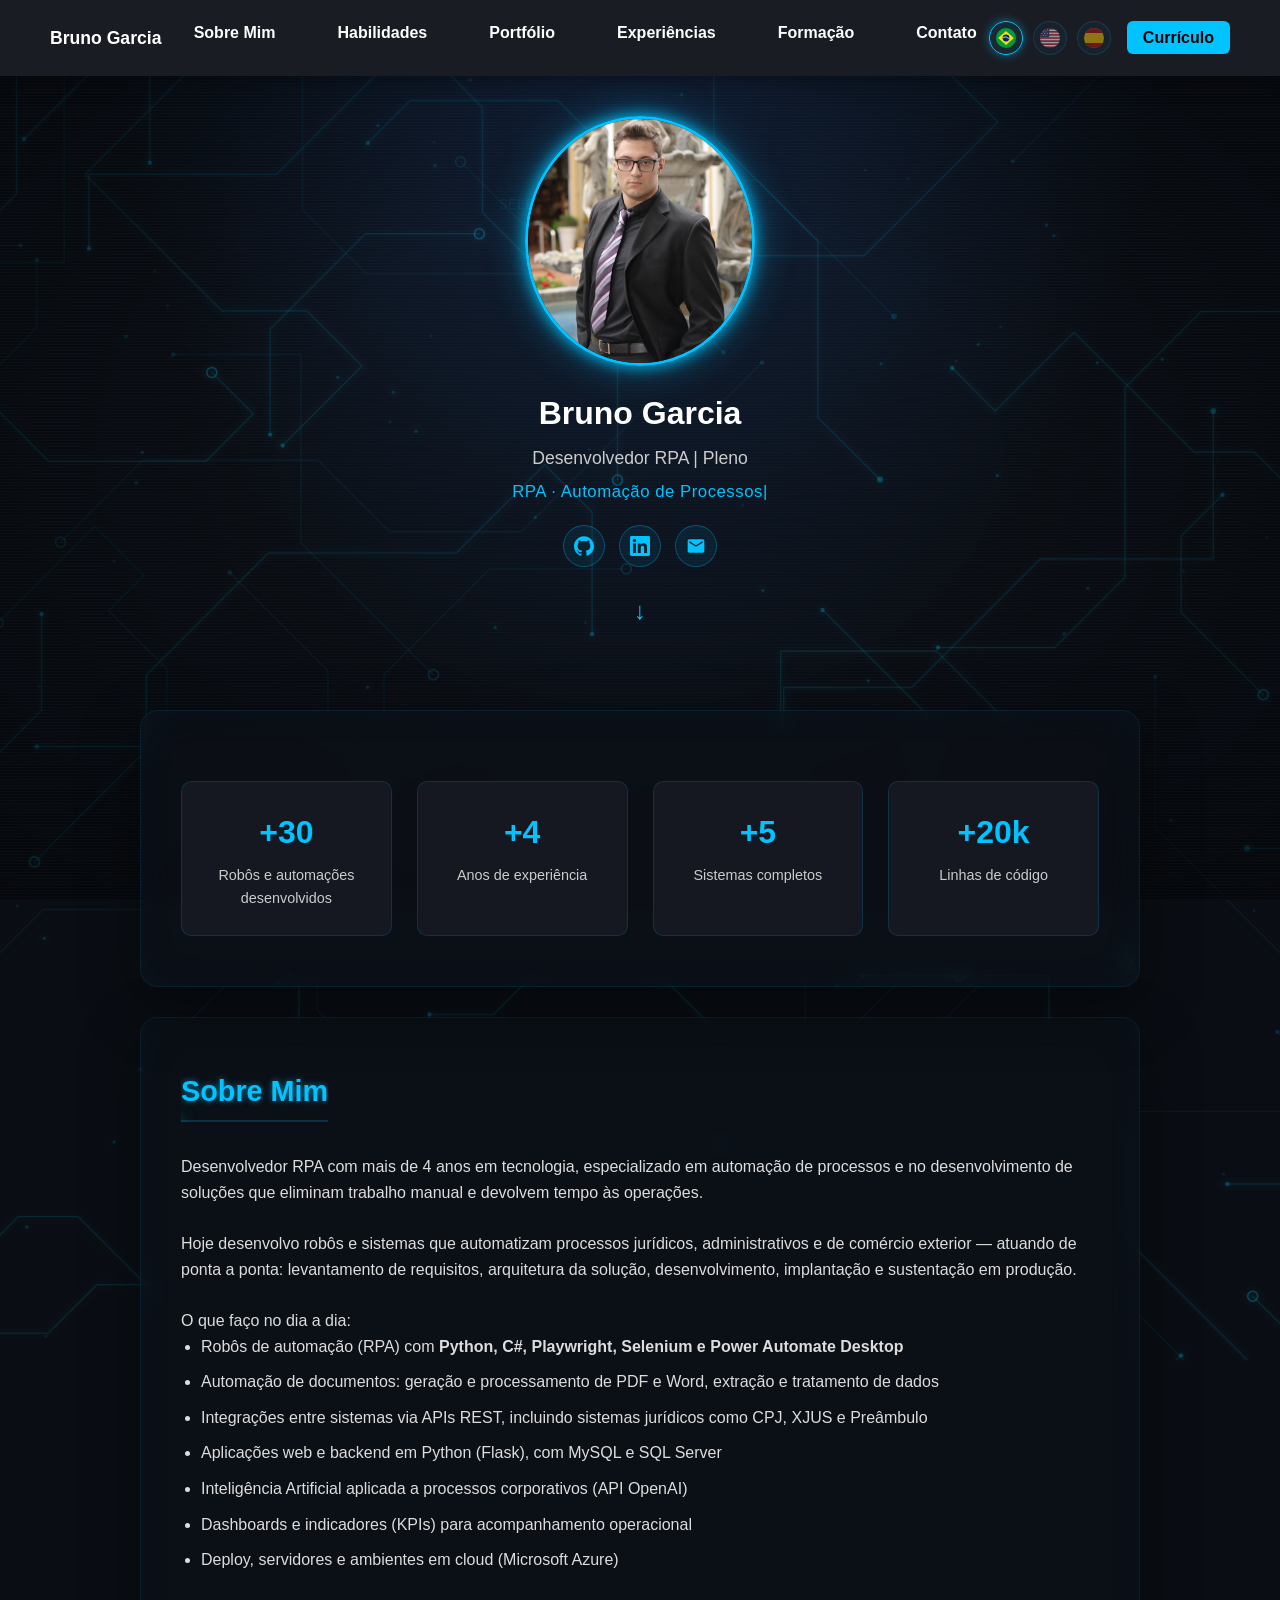
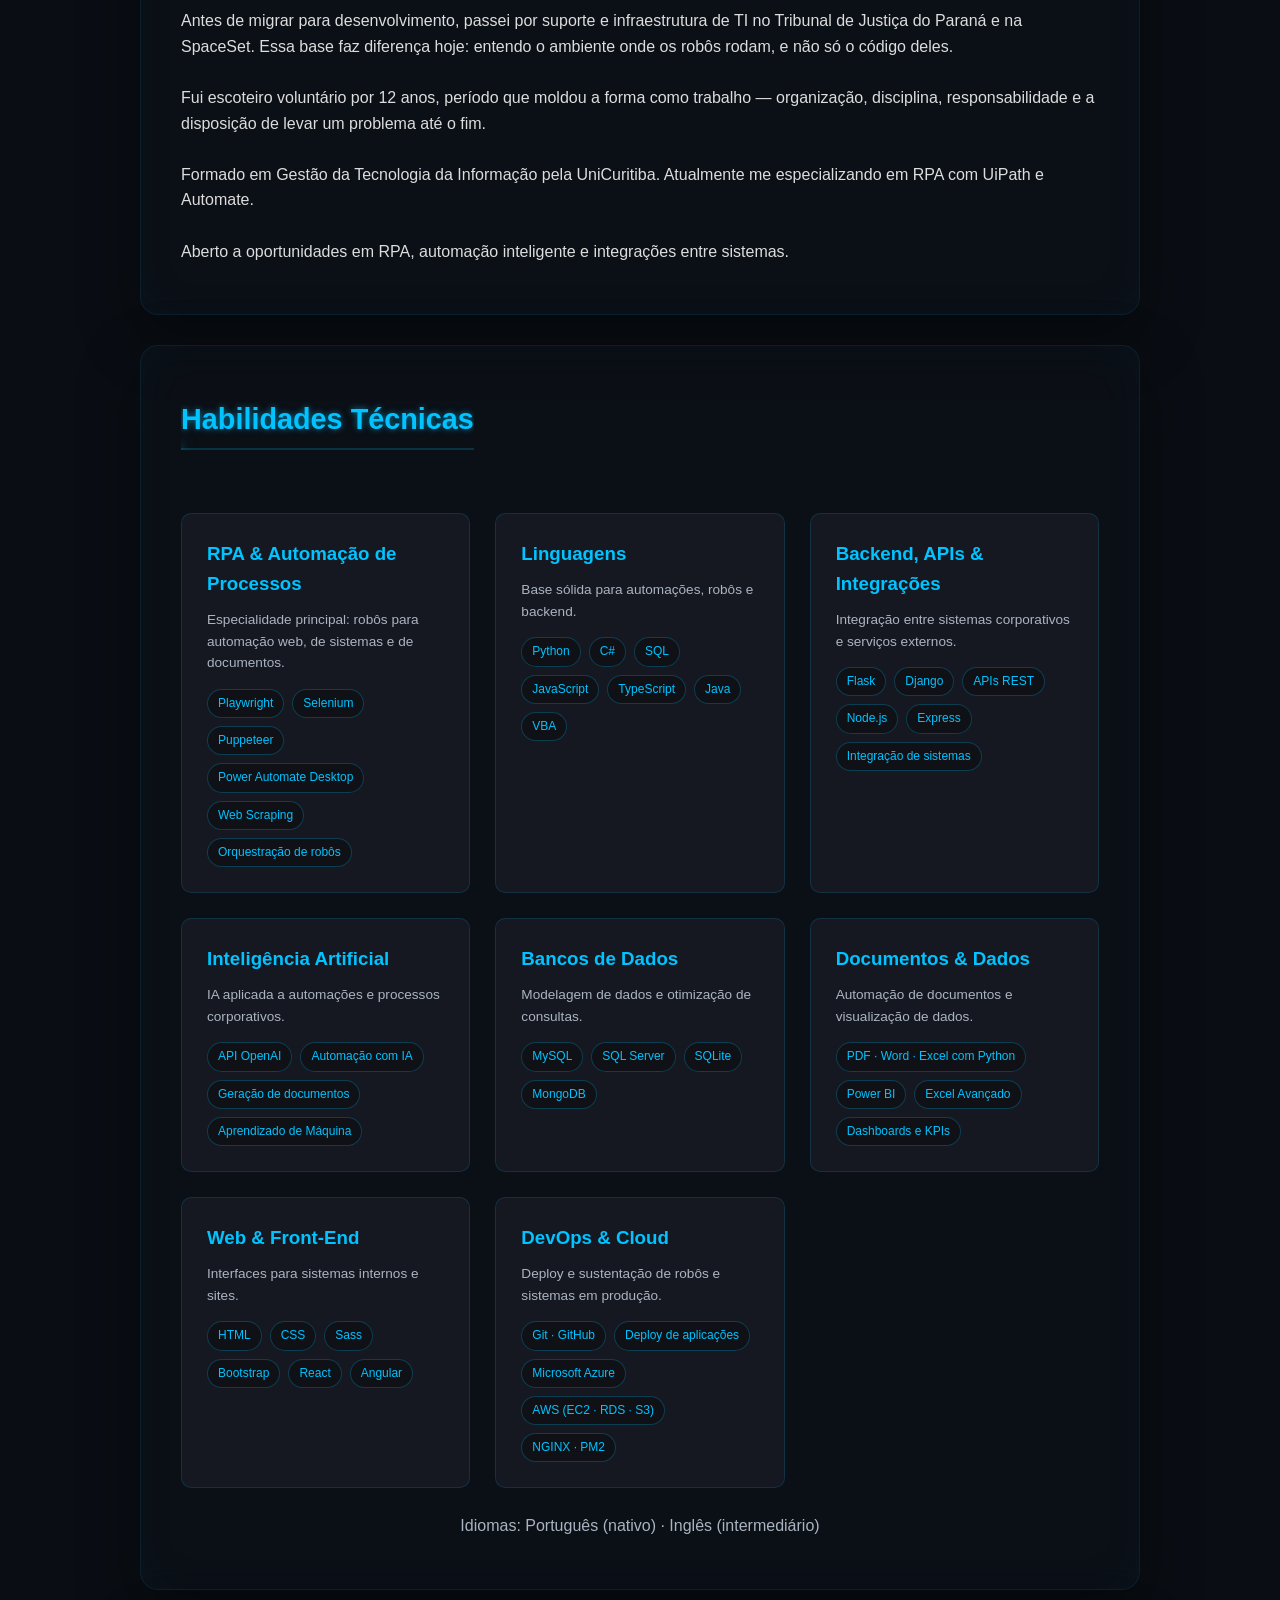
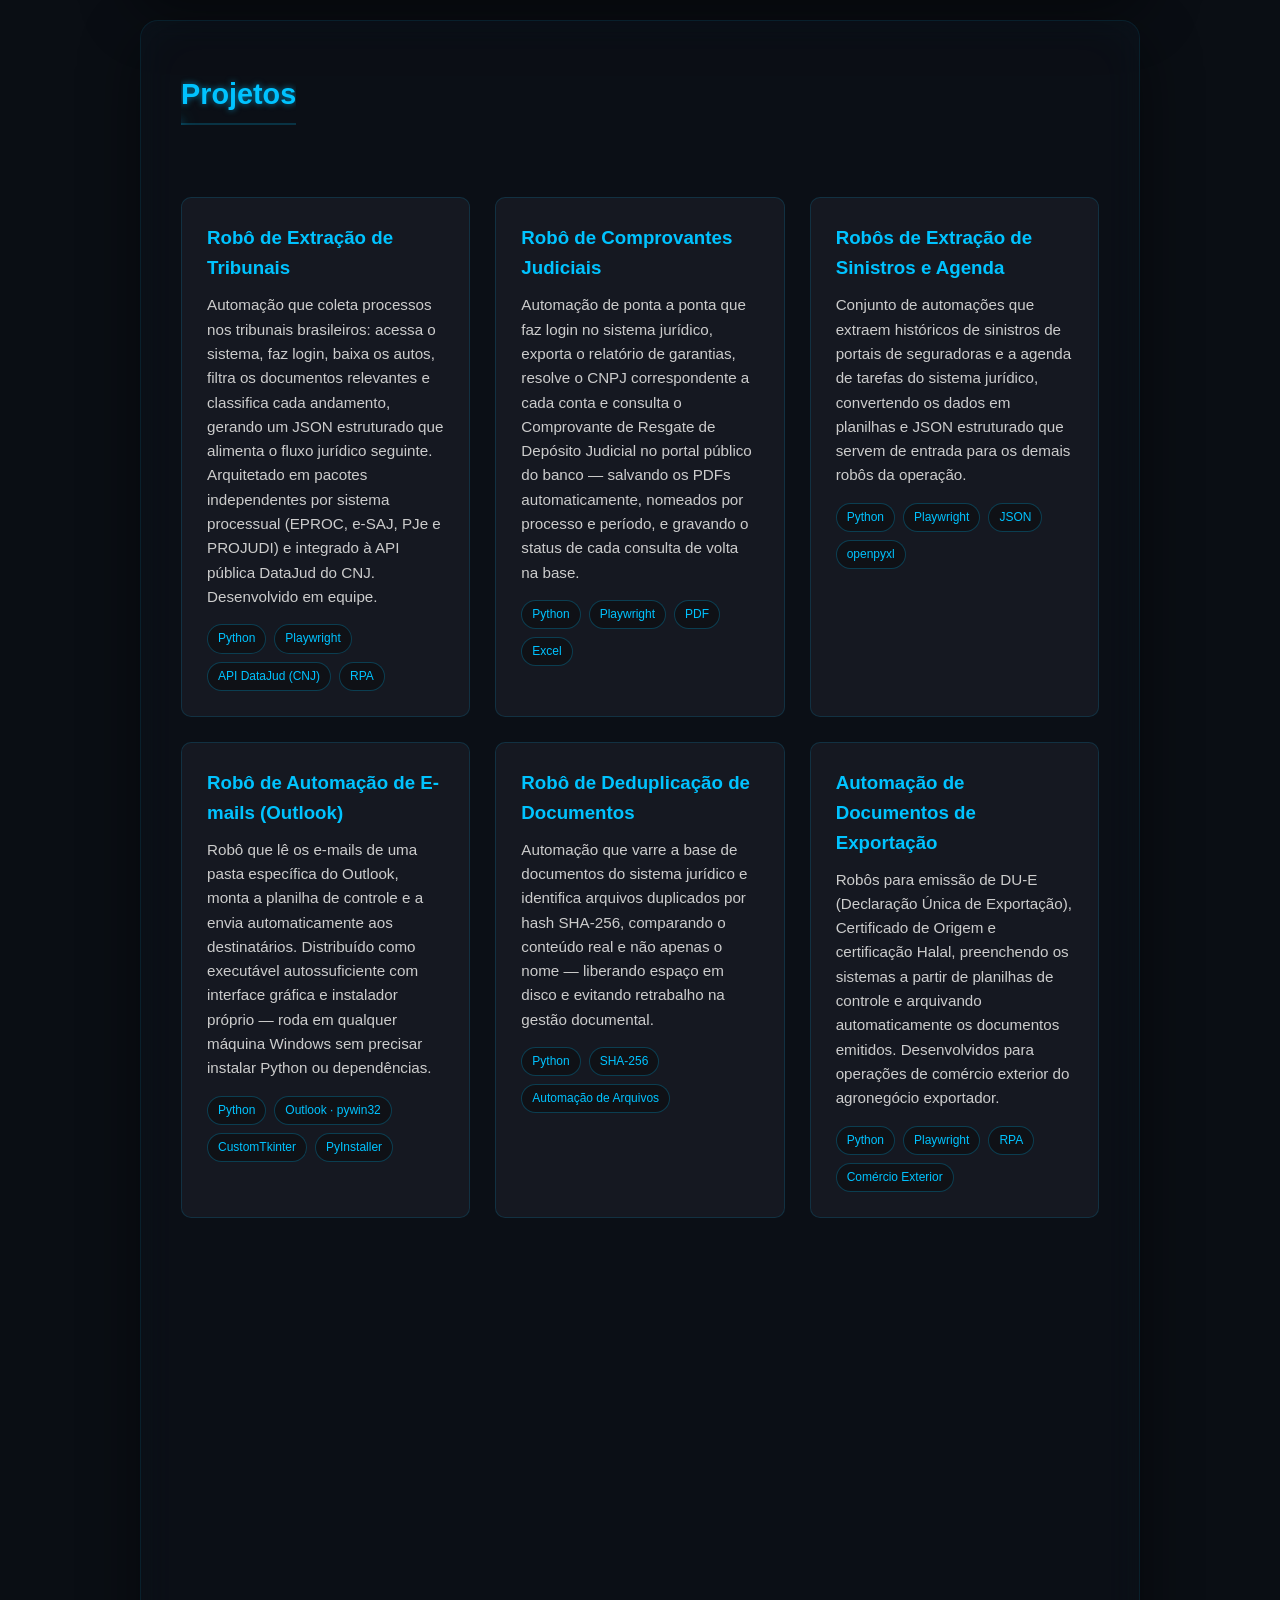
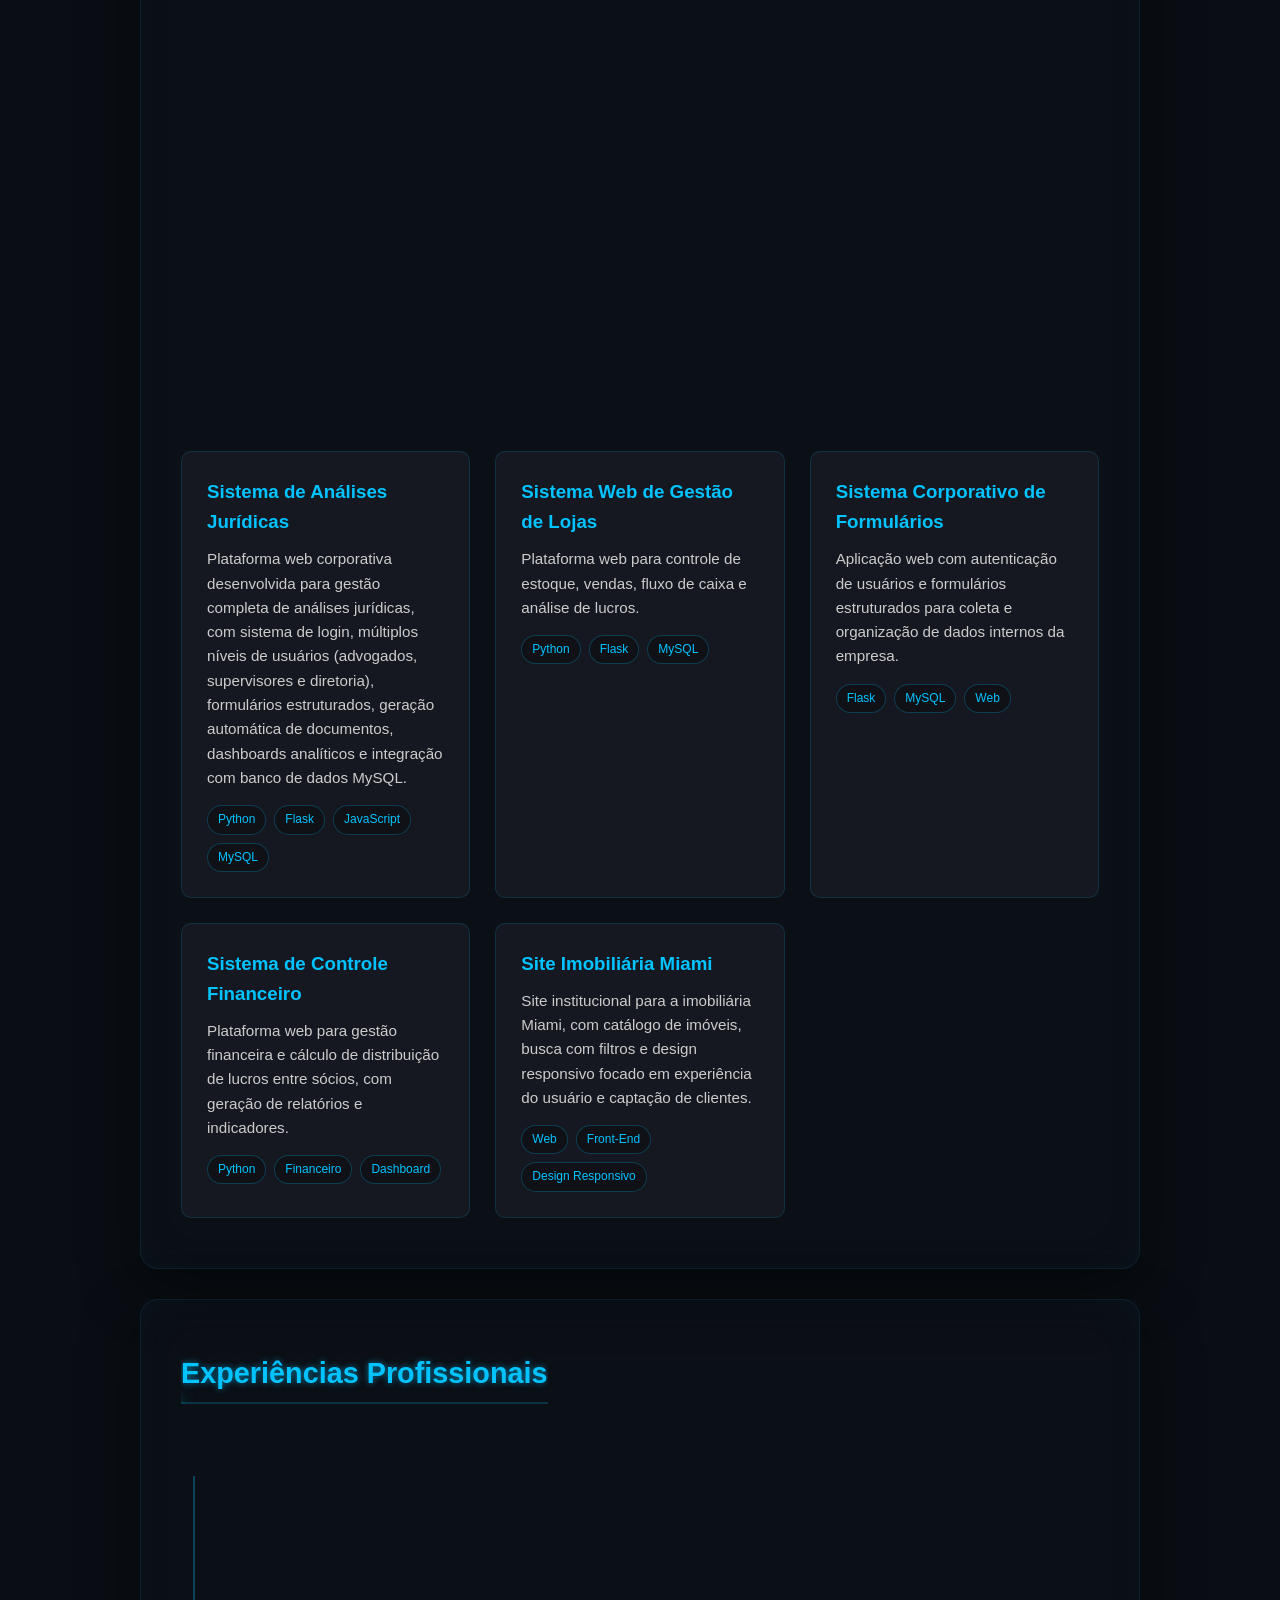
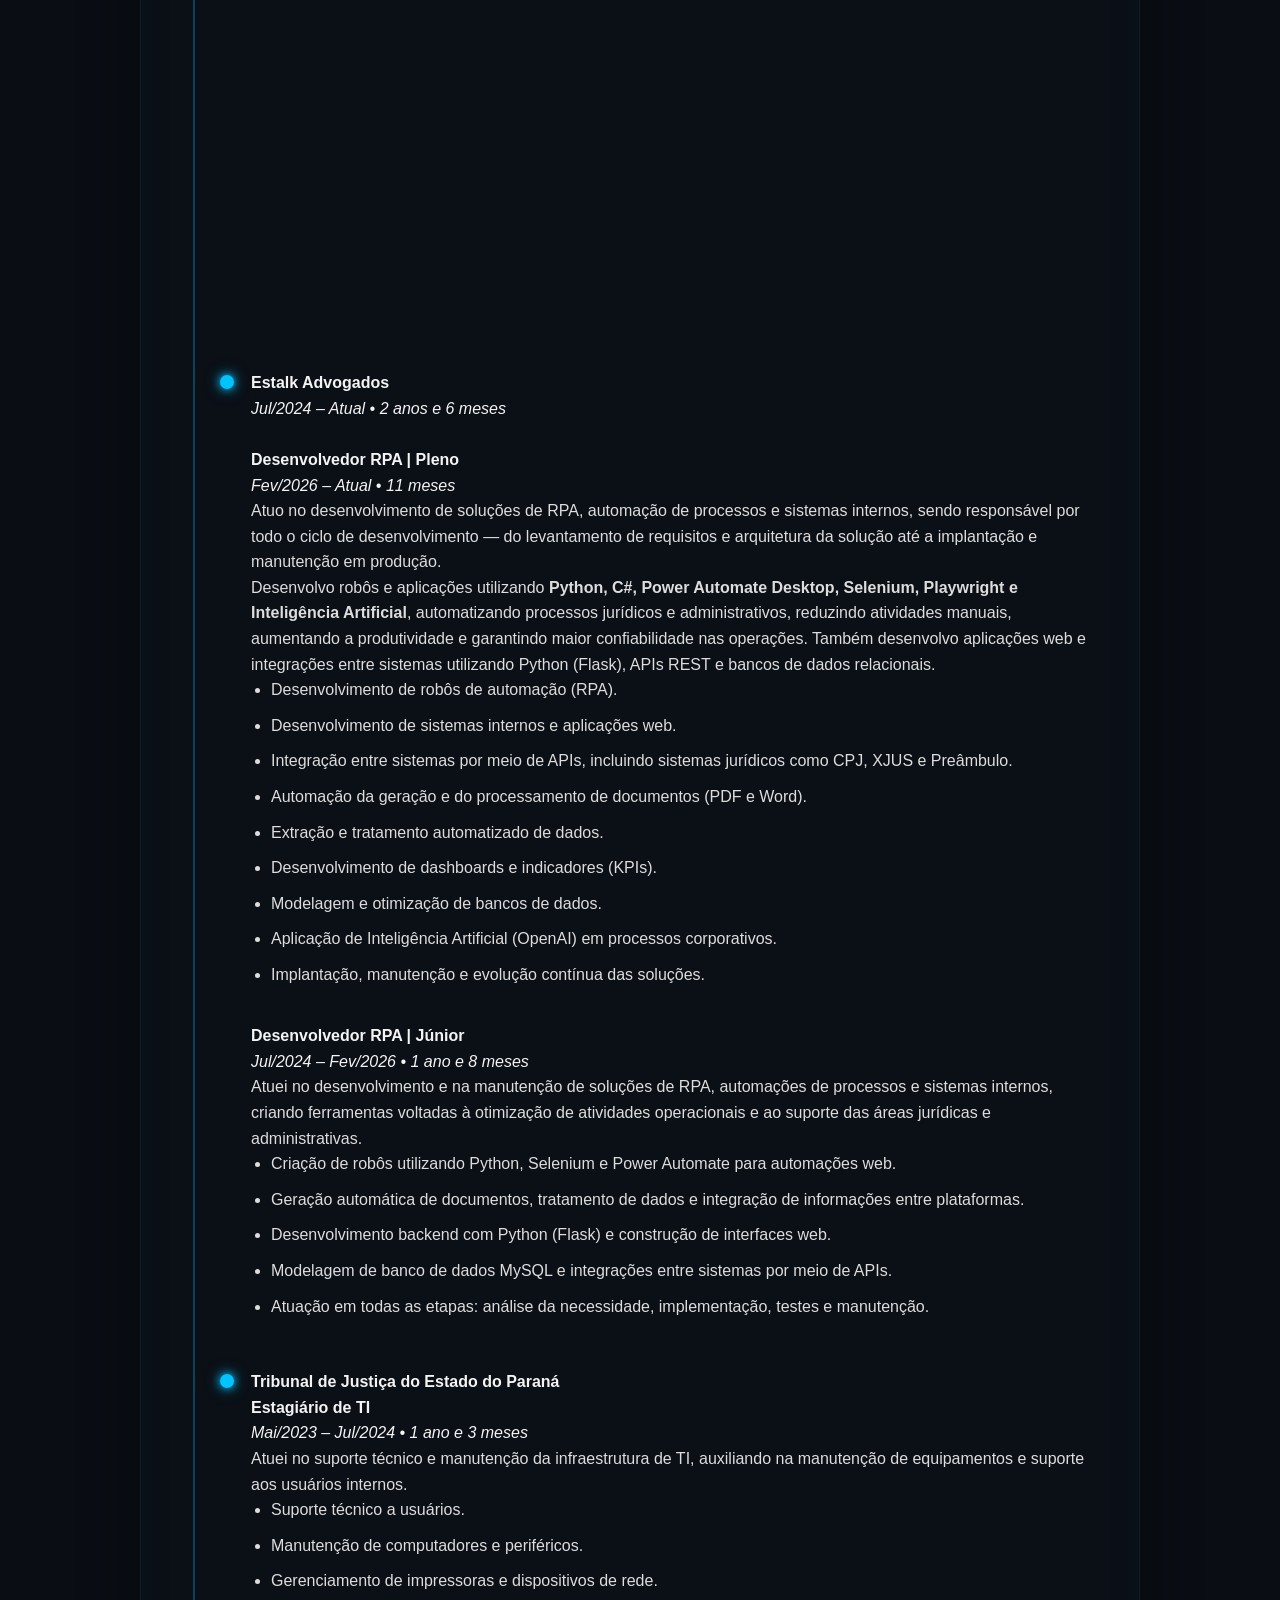
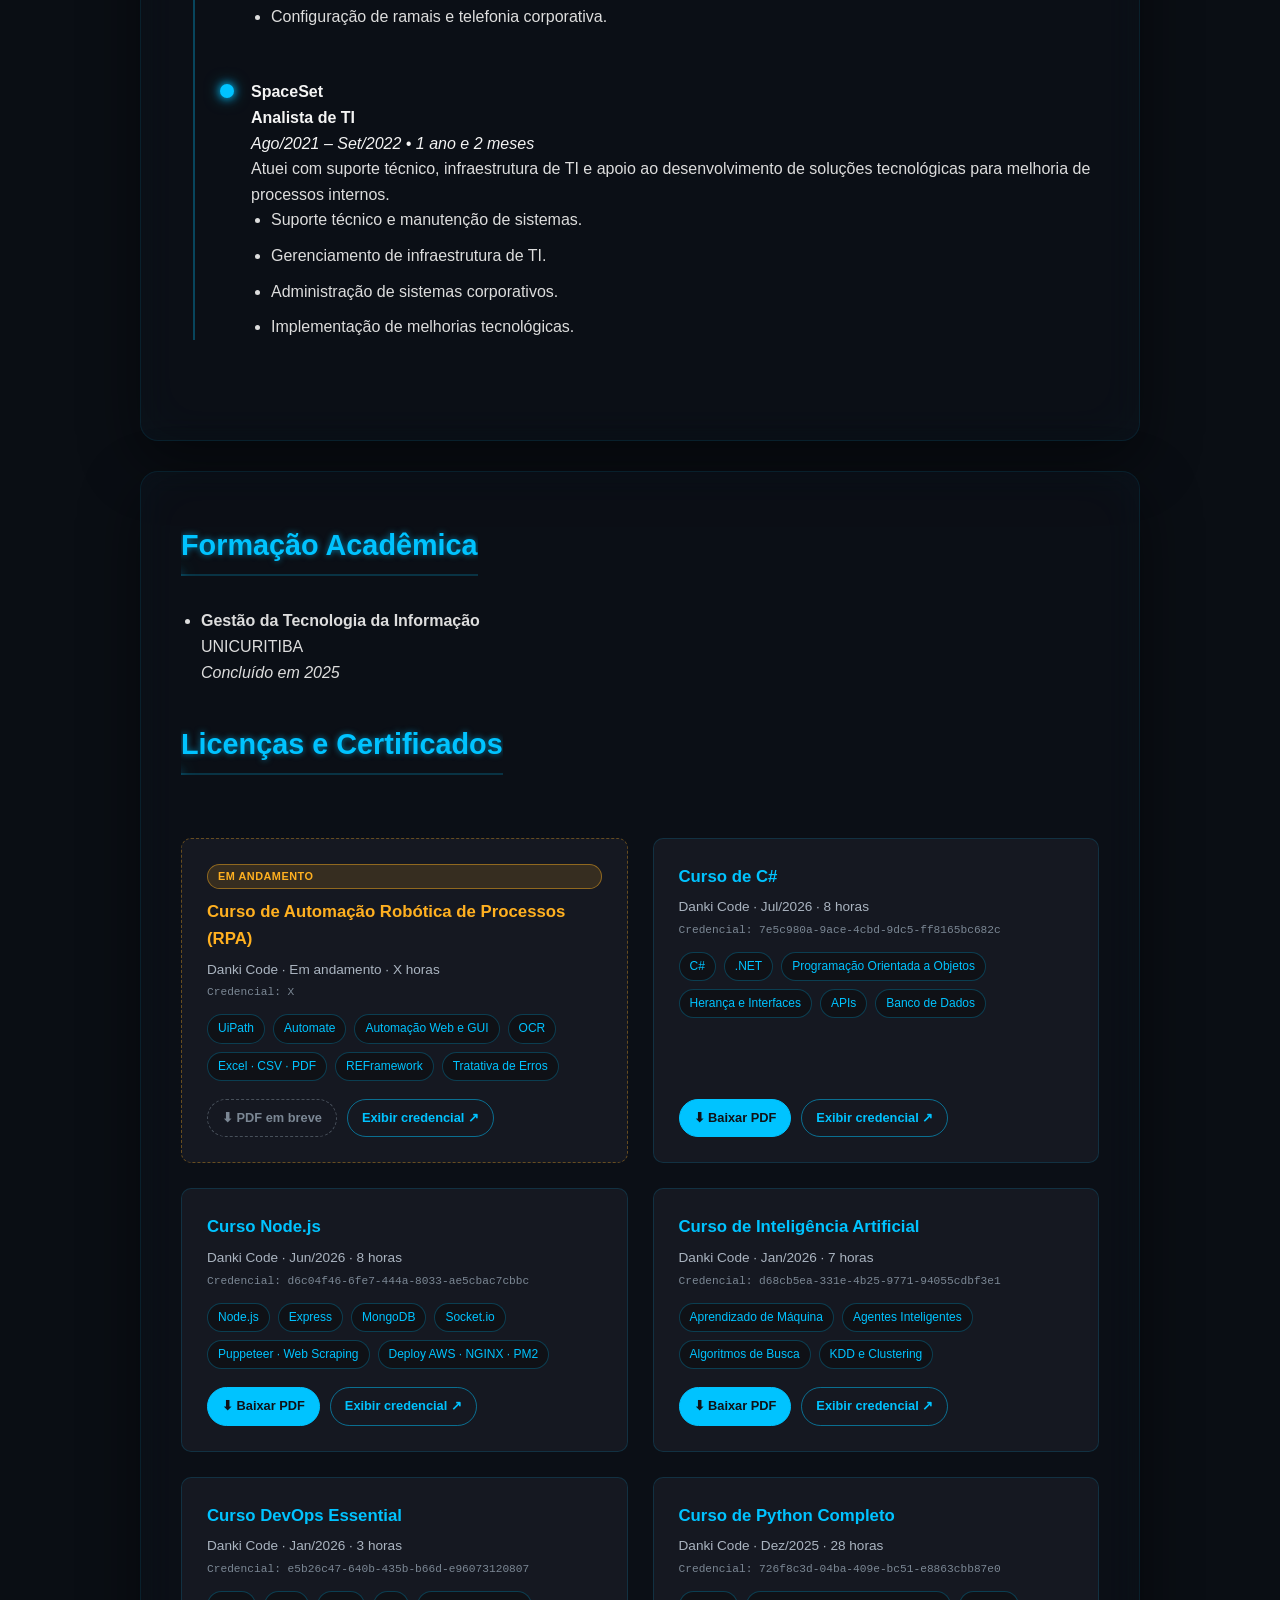
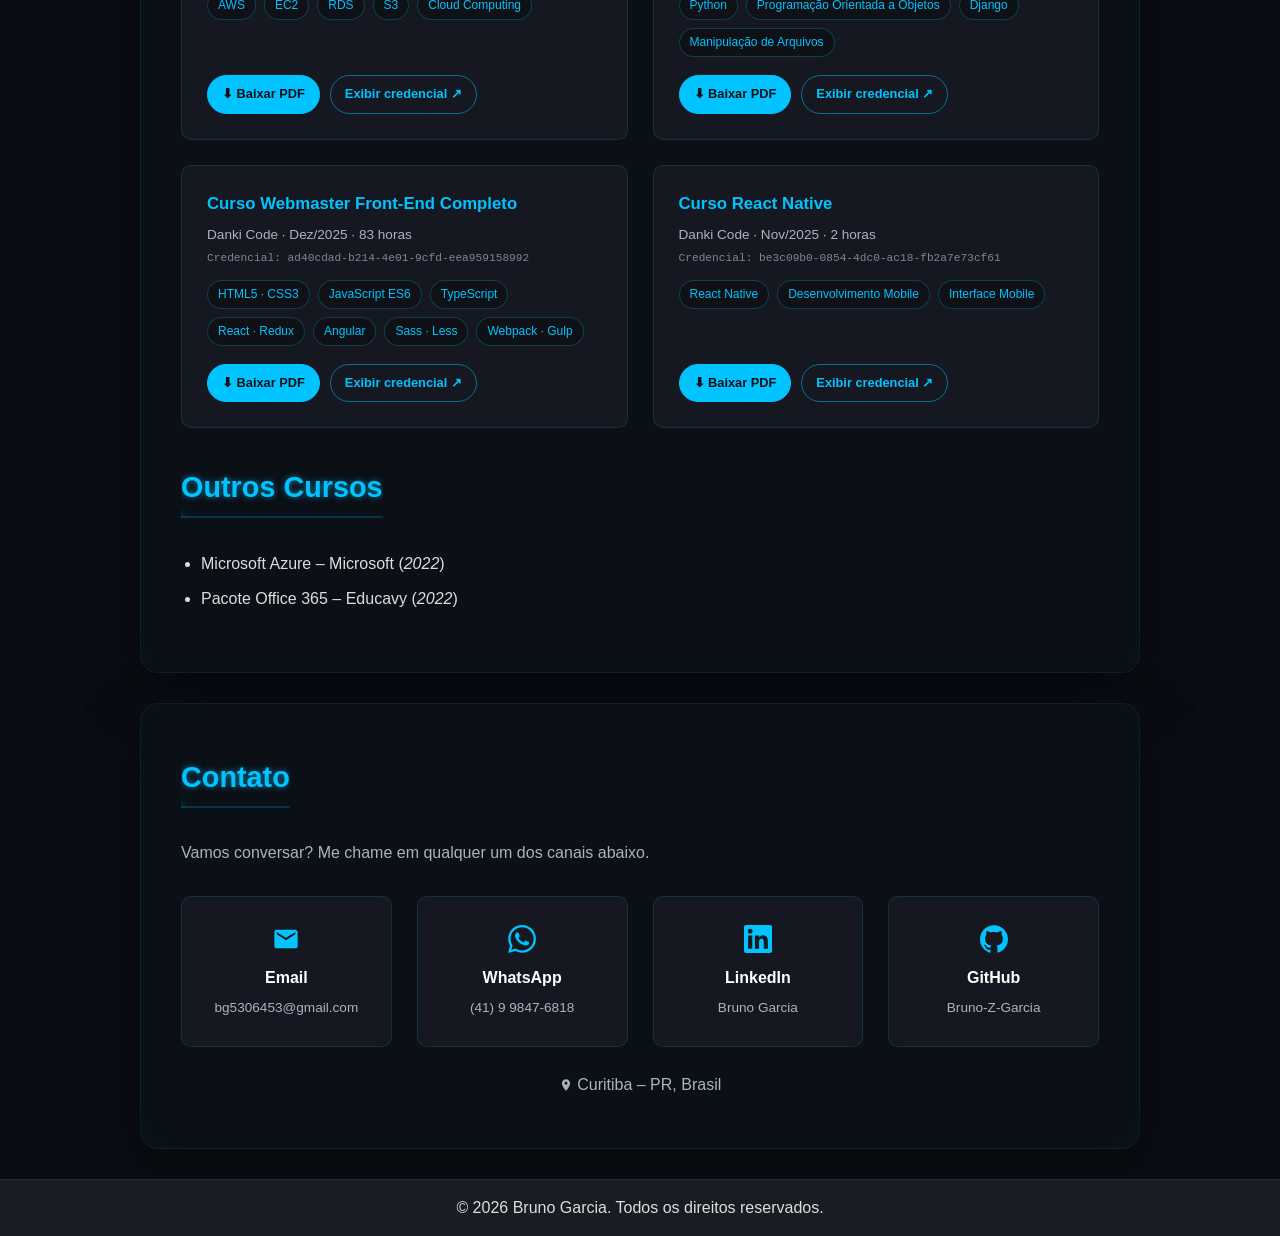
<file: index.html>
<!-- index.html -->
<!DOCTYPE html>
<html lang="pt-BR">
<head>
    <meta charset="UTF-8" />
    <meta name="viewport" content="width=device-width, initial-scale=1.0" />
    <title>Bruno Garcia | Desenvolvedor RPA</title>
    <meta name="description" content="Bruno Garcia — Desenvolvedor RPA | Pleno, em Curitiba/PR. Automação de processos com Python, C#, Playwright, Selenium e Power Automate Desktop, integrações via APIs REST e IA aplicada a processos corporativos." />
    <meta name="theme-color" content="#0a0e14" />
    <link rel="canonical" href="https://bruno-z-garcia.github.io/Curriculo-Bruno-Garcia/" />
    <link rel="alternate" hreflang="pt-BR" href="https://bruno-z-garcia.github.io/Curriculo-Bruno-Garcia/" />
    <link rel="alternate" hreflang="en" href="https://bruno-z-garcia.github.io/Curriculo-Bruno-Garcia/index-en.html" />
    <link rel="alternate" hreflang="es" href="https://bruno-z-garcia.github.io/Curriculo-Bruno-Garcia/index-es.html" />

    <!-- Open Graph: preview ao compartilhar o link (LinkedIn, WhatsApp etc.) -->
    <meta property="og:type" content="website" />
    <meta property="og:title" content="Bruno Garcia | Desenvolvedor RPA" />
    <meta property="og:description" content="Desenvolvedor RPA | Pleno em Curitiba/PR. Automação de processos com Python, C#, Playwright, Selenium e Power Automate Desktop, APIs REST e IA aplicada a processos corporativos." />
    <meta property="og:url" content="https://bruno-z-garcia.github.io/Curriculo-Bruno-Garcia/" />
    <meta property="og:image" content="https://bruno-z-garcia.github.io/Curriculo-Bruno-Garcia/assets/Foto_perfil.jpg" />
    <meta property="og:locale" content="pt_BR" />
    <meta name="twitter:card" content="summary" />
    <meta name="twitter:title" content="Bruno Garcia | Desenvolvedor RPA" />
    <meta name="twitter:description" content="Desenvolvedor RPA | Pleno em Curitiba/PR. Automação de processos com Python, C#, Playwright, Selenium e Power Automate Desktop, APIs REST e IA." />
    <meta name="twitter:image" content="https://bruno-z-garcia.github.io/Curriculo-Bruno-Garcia/assets/Foto_perfil.jpg" />

    <link rel="icon" type="image/png" href="favicon.png">

    <script type="application/ld+json">
    {
        "@context": "https://schema.org",
        "@type": "Person",
        "name": "Bruno Garcia",
        "jobTitle": "Desenvolvedor RPA",
        "url": "https://bruno-z-garcia.github.io/Curriculo-Bruno-Garcia/",
        "image": "https://bruno-z-garcia.github.io/Curriculo-Bruno-Garcia/assets/Foto_perfil.jpg",
        "email": "mailto:bg5306453@gmail.com",
        "telephone": "+55 41 99847-6818",
        "address": {
            "@type": "PostalAddress",
            "addressLocality": "Curitiba",
            "addressRegion": "PR",
            "addressCountry": "BR"
        },
        "alumniOf": "UniCuritiba",
        "sameAs": [
            "https://www.linkedin.com/in/bruno-garcia-b0013a254/",
            "https://github.com/Bruno-Z-Garcia"
        ],
        "knowsAbout": ["RPA", "Automação de Processos", "Python", "C#", "Playwright", "Selenium", "Power Automate", "APIs REST", "Inteligência Artificial", "MySQL", "SQL Server", "Microsoft Azure"]
    }
    </script>
    <link rel="stylesheet" href="style.css" />
    <script>document.documentElement.classList.add("js");</script>

</head>
<body>
    <div id="circuito-fundo" class="circuito-camada" aria-hidden="true"></div>
    <div id="circuito-frente" class="circuito-camada" aria-hidden="true"></div>
    <div id="circuito-glow" class="circuito-camada" aria-hidden="true"></div>
    <canvas id="bg-canvas" aria-hidden="true"></canvas>
    <div id="bg-overlay" aria-hidden="true"></div>
    <div id="barra-progresso" aria-hidden="true"></div>
    <nav class="navbar">
    <div class="logo">Bruno Garcia</div>
    <button class="menu-toggle" onclick="toggleMenu()" aria-label="Abrir menu" aria-expanded="false" aria-controls="menu">☰</button>
    <ul class="menu" id="menu">
            <li><a href="#sobre">Sobre Mim</a></li>
            <li><a href="#habilidades">Habilidades</a></li>
            <li><a href="#projetos">Portfólio</a></li>
            <li><a href="#experiencias">Experiências</a></li>
            <li><a href="#formacao">Formação</a></li>
            <li><a href="#contato">Contato</a></li>
            <li class="mobile-download">
        <a href="assets/Bruno_Garcia_Curriculo.pdf" download target="_blank">Currículo</a>
    </li>
    </ul>
    <div class="navbar-acoes">
        <div class="lang-toggle" aria-label="Idioma do site">
            <a href="index.html" class="lang-btn lang-ativo" title="Português (Brasil)" aria-label="Português (Brasil)" aria-current="true">
                <span class="lang-bandeira" aria-hidden="true"><svg viewBox="0 0 24 24"><rect width="24" height="24" fill="#009b3a"/><path d="M12 3.6 21.4 12 12 20.4 2.6 12z" fill="#fedf00"/><circle cx="12" cy="12" r="4.1" fill="#002776"/><path d="M8.3 11.3a6.6 6.6 0 0 1 7.4 1.5" stroke="#ffffff" stroke-width=".9" fill="none"/></svg></span>
            </a>
            <a href="index-en.html" class="lang-btn" title="English (US)" aria-label="English (US)">
                <span class="lang-bandeira" aria-hidden="true"><svg viewBox="0 0 24 24"><rect width="24" height="24" fill="#b22234"/><g fill="#ffffff"><rect y="1.85" width="24" height="1.85"/><rect y="5.54" width="24" height="1.85"/><rect y="9.23" width="24" height="1.85"/><rect y="12.92" width="24" height="1.85"/><rect y="16.62" width="24" height="1.85"/><rect y="20.31" width="24" height="1.85"/></g><rect width="11" height="11.08" fill="#3c3b6e"/><g fill="#ffffff"><circle cx="2.2" cy="2.2" r=".65"/><circle cx="5.5" cy="2.2" r=".65"/><circle cx="8.8" cy="2.2" r=".65"/><circle cx="3.85" cy="4.4" r=".65"/><circle cx="7.15" cy="4.4" r=".65"/><circle cx="2.2" cy="6.6" r=".65"/><circle cx="5.5" cy="6.6" r=".65"/><circle cx="8.8" cy="6.6" r=".65"/><circle cx="3.85" cy="8.8" r=".65"/><circle cx="7.15" cy="8.8" r=".65"/></g></svg></span>
            </a>
            <a href="index-es.html" class="lang-btn" title="Español" aria-label="Español">
                <span class="lang-bandeira" aria-hidden="true"><svg viewBox="0 0 24 24"><rect width="24" height="24" fill="#f1bf00"/><rect width="24" height="6" fill="#aa151b"/><rect y="18" width="24" height="6" fill="#aa151b"/></svg></span>
            </a>
        </div>
        <div class="curriculo-download desktop-only">
            <a href="assets/Bruno_Garcia_Curriculo.pdf" download target="_blank">Currículo</a>
        </div>
    </div>
    </nav>
    <header>
    <div class="container">
        <img src="assets/Foto_perfil.jpg" alt="Foto de Bruno Garcia" class="foto-perfil" width="230" height="250" />
        <h1>Bruno Garcia</h1>
        <p class="subtitulo">Desenvolvedor RPA | Pleno</p>
        <p class="typewriter-linha"><span id="typewriter"></span><span class="cursor">|</span></p>
        <div class="social-links">
            <a href="https://github.com/Bruno-Z-Garcia" target="_blank" rel="noopener" aria-label="GitHub" title="GitHub">
                <svg viewBox="0 0 24 24" width="20" height="20" fill="currentColor" aria-hidden="true"><path d="M12 .297c-6.63 0-12 5.373-12 12 0 5.303 3.438 9.8 8.205 11.385.6.113.82-.258.82-.577 0-.285-.01-1.04-.015-2.04-3.338.724-4.042-1.61-4.042-1.61C4.422 18.07 3.633 17.7 3.633 17.7c-1.087-.744.084-.729.084-.729 1.205.084 1.838 1.236 1.838 1.236 1.07 1.835 2.809 1.305 3.495.998.108-.776.417-1.305.76-1.605-2.665-.3-5.466-1.332-5.466-5.93 0-1.31.465-2.38 1.235-3.22-.135-.303-.54-1.523.105-3.176 0 0 1.005-.322 3.3 1.23.96-.267 1.98-.399 3-.405 1.02.006 2.04.138 3 .405 2.28-1.552 3.285-1.23 3.285-1.23.645 1.653.24 2.873.12 3.176.765.84 1.23 1.91 1.23 3.22 0 4.61-2.805 5.625-5.475 5.92.42.36.81 1.096.81 2.22 0 1.606-.015 2.896-.015 3.286 0 .315.21.69.825.57C20.565 22.092 24 17.592 24 12.297c0-6.627-5.373-12-12-12"/></svg>
            </a>
            <a href="https://www.linkedin.com/in/bruno-garcia-b0013a254/" target="_blank" rel="noopener" aria-label="LinkedIn" title="LinkedIn">
                <svg viewBox="0 0 24 24" width="20" height="20" fill="currentColor" aria-hidden="true"><path d="M20.447 20.452h-3.554v-5.569c0-1.328-.027-3.037-1.852-3.037-1.853 0-2.136 1.445-2.136 2.939v5.667H9.351V9h3.414v1.561h.046c.477-.9 1.637-1.85 3.37-1.85 3.601 0 4.267 2.37 4.267 5.455v6.286zM5.337 7.433c-1.144 0-2.063-.926-2.063-2.065 0-1.138.92-2.063 2.063-2.063 1.14 0 2.064.925 2.064 2.063 0 1.139-.925 2.065-2.064 2.065zm1.782 13.019H3.555V9h3.564v11.452zM22.225 0H1.771C.792 0 0 .774 0 1.729v20.542C0 23.227.792 24 1.771 24h20.451C23.2 24 24 23.227 24 22.271V1.729C24 .774 23.2 0 22.225 0z"/></svg>
            </a>
            <a href="mailto:bg5306453@gmail.com" aria-label="Email" title="Email">
                <svg viewBox="0 0 24 24" width="20" height="20" fill="currentColor" aria-hidden="true"><path d="M20 4H4c-1.1 0-1.99.9-1.99 2L2 18c0 1.1.9 2 2 2h16c1.1 0 2-.9 2-2V6c0-1.1-.9-2-2-2zm0 4-8 5-8-5V6l8 5 8-5v2z"/></svg>
            </a>
        </div>
        <a href="#metricas" class="scroll-indicador" aria-label="Rolar para a próxima seção">↓</a>
    </div>
</header>
<section id="metricas">
<div class="container">

<div class="metricas-grid">

<div class="metrica">
<h3 class="contador" data-valor="30" data-prefixo="+">+30</h3>
<p>Robôs e automações desenvolvidos</p>
</div>

<div class="metrica">
<h3 class="contador" data-valor="4" data-prefixo="+">+4</h3>
<p>Anos de experiência</p>
</div>

<div class="metrica">
<h3 class="contador" data-valor="5" data-prefixo="+">+5</h3>
<p>Sistemas completos</p>
</div>

<div class="metrica">
<h3 class="contador" data-valor="20" data-prefixo="+" data-sufixo="k">+20k</h3>
<p>Linhas de código</p>
</div>

</div>

</div>
</section>
    <section id="sobre" class="reveal">
    <div class="container">
        <h2>Sobre Mim</h2>

        <p>
            Desenvolvedor RPA com mais de 4 anos em tecnologia, especializado em automação de processos e no
            desenvolvimento de soluções que eliminam trabalho manual e devolvem tempo às operações.
        </p>

        <br>

        <p>
            Hoje desenvolvo robôs e sistemas que automatizam processos jurídicos, administrativos e de comércio
            exterior — atuando de ponta a ponta: levantamento de requisitos, arquitetura da solução, desenvolvimento,
            implantação e sustentação em produção.
        </p>

        <br>

        <p>O que faço no dia a dia:</p>

        <ul class="sobre-lista">
            <li>Robôs de automação (RPA) com <strong>Python, C#, Playwright, Selenium e Power Automate Desktop</strong></li>
            <li>Automação de documentos: geração e processamento de PDF e Word, extração e tratamento de dados</li>
            <li>Integrações entre sistemas via APIs REST, incluindo sistemas jurídicos como CPJ, XJUS e Preâmbulo</li>
            <li>Aplicações web e backend em Python (Flask), com MySQL e SQL Server</li>
            <li>Inteligência Artificial aplicada a processos corporativos (API OpenAI)</li>
            <li>Dashboards e indicadores (KPIs) para acompanhamento operacional</li>
            <li>Deploy, servidores e ambientes em cloud (Microsoft Azure)</li>
        </ul>

        <br>

        <p>
            Antes de migrar para desenvolvimento, passei por suporte e infraestrutura de TI no Tribunal de Justiça
            do Paraná e na SpaceSet. Essa base faz diferença hoje: entendo o ambiente onde os robôs rodam, e não só
            o código deles.
        </p>

        <br>

        <p>
            Fui escoteiro voluntário por 12 anos, período que moldou a forma como trabalho — organização, disciplina,
            responsabilidade e a disposição de levar um problema até o fim.
        </p>

        <br>

        <p>
            Formado em Gestão da Tecnologia da Informação pela UniCuritiba. Atualmente me especializando em RPA
            com UiPath e Automate.
        </p>

        <br>

        <p>
            Aberto a oportunidades em RPA, automação inteligente e integrações entre sistemas.
        </p>

    </div>
</section>
<section id="habilidades" class="reveal">
  <div class="container">
    <h2>Habilidades Técnicas</h2>

    <div class="projetos-grid habilidades-grid">

      <div class="projeto-card">
        <h3>RPA &amp; Automação de Processos</h3>
        <p>Especialidade principal: robôs para automação web, de sistemas e de documentos.</p>
        <div class="tech">
          <span>Playwright</span>
          <span>Selenium</span>
          <span>Puppeteer</span>
          <span>Power Automate Desktop</span>
          <span>Web Scraping</span>
          <span>Orquestração de robôs</span>
        </div>
      </div>

      <div class="projeto-card">
        <h3>Linguagens</h3>
        <p>Base sólida para automações, robôs e backend.</p>
        <div class="tech">
          <span>Python</span>
          <span>C#</span>
          <span>SQL</span>
          <span>JavaScript</span>
          <span>TypeScript</span>
          <span>Java</span>
          <span>VBA</span>
        </div>
      </div>

      <div class="projeto-card">
        <h3>Backend, APIs &amp; Integrações</h3>
        <p>Integração entre sistemas corporativos e serviços externos.</p>
        <div class="tech">
          <span>Flask</span>
          <span>Django</span>
          <span>APIs REST</span>
          <span>Node.js</span>
          <span>Express</span>
          <span>Integração de sistemas</span>
        </div>
      </div>

      <div class="projeto-card">
        <h3>Inteligência Artificial</h3>
        <p>IA aplicada a automações e processos corporativos.</p>
        <div class="tech">
          <span>API OpenAI</span>
          <span>Automação com IA</span>
          <span>Geração de documentos</span>
          <span>Aprendizado de Máquina</span>
        </div>
      </div>

      <div class="projeto-card">
        <h3>Bancos de Dados</h3>
        <p>Modelagem de dados e otimização de consultas.</p>
        <div class="tech">
          <span>MySQL</span>
          <span>SQL Server</span>
          <span>SQLite</span>
          <span>MongoDB</span>
        </div>
      </div>

      <div class="projeto-card">
        <h3>Documentos &amp; Dados</h3>
        <p>Automação de documentos e visualização de dados.</p>
        <div class="tech">
          <span>PDF · Word · Excel com Python</span>
          <span>Power BI</span>
          <span>Excel Avançado</span>
          <span>Dashboards e KPIs</span>
        </div>
      </div>

      <div class="projeto-card">
        <h3>Web &amp; Front-End</h3>
        <p>Interfaces para sistemas internos e sites.</p>
        <div class="tech">
          <span>HTML</span>
          <span>CSS</span>
          <span>Sass</span>
          <span>Bootstrap</span>
          <span>React</span>
          <span>Angular</span>
        </div>
      </div>

      <div class="projeto-card">
        <h3>DevOps &amp; Cloud</h3>
        <p>Deploy e sustentação de robôs e sistemas em produção.</p>
        <div class="tech">
          <span>Git · GitHub</span>
          <span>Deploy de aplicações</span>
          <span>Microsoft Azure</span>
          <span>AWS (EC2 · RDS · S3)</span>
          <span>NGINX · PM2</span>
        </div>
      </div>

    </div>

    <p class="idiomas-nota">Idiomas: Português (nativo) · Inglês (intermediário)</p>
  </div>
</section>
<section id="projetos" class="reveal">
<div class="container">

<h2>Projetos</h2>

<div class="projetos-grid">

<div class="projeto-card">
<h3>Robô de Extração de Tribunais</h3>
<p>
Automação que coleta processos nos tribunais brasileiros: acessa o sistema, faz login, baixa os autos, filtra os documentos relevantes e classifica cada andamento, gerando um JSON estruturado que alimenta o fluxo jurídico seguinte. Arquitetado em pacotes independentes por sistema processual (EPROC, e-SAJ, PJe e PROJUDI) e integrado à API pública DataJud do CNJ. Desenvolvido em equipe.
</p>

<div class="tech">
<span>Python</span>
<span>Playwright</span>
<span>API DataJud (CNJ)</span>
<span>RPA</span>
</div>
</div>


<div class="projeto-card">
<h3>Robô de Comprovantes Judiciais</h3>
<p>
Automação de ponta a ponta que faz login no sistema jurídico, exporta o relatório de garantias, resolve o CNPJ correspondente a cada conta e consulta o Comprovante de Resgate de Depósito Judicial no portal público do banco — salvando os PDFs automaticamente, nomeados por processo e período, e gravando o status de cada consulta de volta na base.
</p>

<div class="tech">
<span>Python</span>
<span>Playwright</span>
<span>PDF</span>
<span>Excel</span>
</div>
</div>


<div class="projeto-card">
<h3>Robôs de Extração de Sinistros e Agenda</h3>
<p>
Conjunto de automações que extraem históricos de sinistros de portais de seguradoras e a agenda de tarefas do sistema jurídico, convertendo os dados em planilhas e JSON estruturado que servem de entrada para os demais robôs da operação.
</p>

<div class="tech">
<span>Python</span>
<span>Playwright</span>
<span>JSON</span>
<span>openpyxl</span>
</div>
</div>


<div class="projeto-card">
<h3>Robô de Automação de E-mails (Outlook)</h3>
<p>
Robô que lê os e-mails de uma pasta específica do Outlook, monta a planilha de controle e a envia automaticamente aos destinatários. Distribuído como executável autossuficiente com interface gráfica e instalador próprio — roda em qualquer máquina Windows sem precisar instalar Python ou dependências.
</p>

<div class="tech">
<span>Python</span>
<span>Outlook · pywin32</span>
<span>CustomTkinter</span>
<span>PyInstaller</span>
</div>
</div>


<div class="projeto-card">
<h3>Robô de Deduplicação de Documentos</h3>
<p>
Automação que varre a base de documentos do sistema jurídico e identifica arquivos duplicados por hash SHA-256, comparando o conteúdo real e não apenas o nome — liberando espaço em disco e evitando retrabalho na gestão documental.
</p>

<div class="tech">
<span>Python</span>
<span>SHA-256</span>
<span>Automação de Arquivos</span>
</div>
</div>


<div class="projeto-card">
<h3>Automação de Documentos de Exportação</h3>
<p>
Robôs para emissão de DU-E (Declaração Única de Exportação), Certificado de Origem e certificação Halal, preenchendo os sistemas a partir de planilhas de controle e arquivando automaticamente os documentos emitidos. Desenvolvidos para operações de comércio exterior do agronegócio exportador.
</p>

<div class="tech">
<span>Python</span>
<span>Playwright</span>
<span>RPA</span>
<span>Comércio Exterior</span>
</div>
</div>


<div class="projeto-card">
<h3>Automação de Rotinas de Comércio Exterior</h3>
<p>
Conjunto de robôs para rotinas operacionais de exportação: controle e conferência de averbação de embarques, preenchimento automático de e-mails a partir de planilhas de controle e impressão em lote de faturas e documentos, com interface gráfica para os operadores.
</p>

<div class="tech">
<span>Python</span>
<span>Excel</span>
<span>RPA</span>
<span>Interface Gráfica</span>
</div>
</div>


<div class="projeto-card">
<h3>Robô de Cadastro e-SUS (Saúde Pública)</h3>
<p>
Automação que cadastra fichas de visita domiciliar e territorial no e-SUS PAC a partir de uma planilha de moradores, distribuindo os registros ao longo dos dias úteis — pulando fins de semana e feriados automaticamente — com escolha de turnos, pré-visualização antes da execução e instalador que prepara todo o ambiente sozinho.
</p>

<div class="tech">
<span>Python</span>
<span>Playwright</span>
<span>Interface Gráfica</span>
<span>e-SUS PAC</span>
</div>
</div>


<div class="projeto-card">
<h3>Automação Jurídica (RPA)</h3>
<p>
Desenvolvimento de robôs para automação de tarefas jurídicas como emissão de alvarás, geração de guias, cálculos judiciais, petições iniciais e rotinas da controladoria.
</p>

<div class="tech">
<span>Python</span>
<span>Selenium</span>
<span>Playwright</span>
<span>RPA</span>
</div>
</div>


<div class="projeto-card">
<h3>Robôs de Integração de Sistemas</h3>
<p>
Desenvolvimento de automações responsáveis pela recepção de sinistros, importação e exportação de dados entre sistemas corporativos e processamento automatizado de informações.
</p>

<div class="tech">
<span>Python</span>
<span>C#</span>
<span>APIs REST</span>
</div>
</div>


<div class="projeto-card">
<h3>Plataforma de Gestão de Automações</h3>
<p>
Sistema interno para cadastro, monitoramento e gerenciamento de múltiplos robôs e processos automatizados da empresa.
</p>

<div class="tech">
<span>Python</span>
<span>RPA</span>
<span>Dashboard</span>
</div>
</div>


<div class="projeto-card">
<h3>Gerador Inteligente de Documentos Jurídicos</h3>
<p>
Sistema de automação que analisa documentos processuais (PDF e DOCX) e gera peças jurídicas automaticamente utilizando Python, Flask e integração com IA (GPT).
</p>

<div class="tech">
<span>Python</span>
<span>Flask</span>
<span>OpenAI</span>
</div>
</div>


<div class="projeto-card">
<h3>Sistema de Análises Jurídicas</h3>
<p>
Plataforma web corporativa desenvolvida para gestão completa de análises jurídicas, com sistema de login, múltiplos níveis de usuários (advogados, supervisores e diretoria), formulários estruturados, geração automática de documentos, dashboards analíticos e integração com banco de dados MySQL.
</p>

<div class="tech">
<span>Python</span>
<span>Flask</span>
<span>JavaScript</span>
<span>MySQL</span>
</div>
</div>


<div class="projeto-card">
<h3>Sistema Web de Gestão de Lojas</h3>
<p>
Plataforma web para controle de estoque, vendas, fluxo de caixa e análise de lucros.
</p>

<div class="tech">
<span>Python</span>
<span>Flask</span>
<span>MySQL</span>
</div>
</div>


<div class="projeto-card">
<h3>Sistema Corporativo de Formulários</h3>
<p>
Aplicação web com autenticação de usuários e formulários estruturados para coleta e organização de dados internos da empresa.
</p>

<div class="tech">
<span>Flask</span>
<span>MySQL</span>
<span>Web</span>
</div>
</div>


<div class="projeto-card">
<h3>Sistema de Controle Financeiro</h3>
<p>
Plataforma web para gestão financeira e cálculo de distribuição de lucros entre sócios, com geração de relatórios e indicadores.
</p>

<div class="tech">
<span>Python</span>
<span>Financeiro</span>
<span>Dashboard</span>
</div>
</div>


<div class="projeto-card">
<h3>Site Imobiliária Miami</h3>
<p>
Site institucional para a imobiliária Miami, com catálogo de imóveis, busca com filtros e design responsivo focado em experiência do usuário e captação de clientes.
</p>

<div class="tech">
<span>Web</span>
<span>Front-End</span>
<span>Design Responsivo</span>
</div>
</div>

</div>
</div>
</section>
<section id="experiencias" class="reveal">
<div class="container">

<h2>Experiências Profissionais</h2>

<div class="timeline">

<!-- PLENNACOMEX -->
<div class="timeline-item">
<div class="timeline-dot"></div>

<div class="timeline-content">

<strong>PLENNA COMERCIO EXTERIOR LTDA</strong><br>

<strong>Desenvolvedor RPA | Pleno</strong><br>

<em>
Abr/2026 – Atual •
<span class="duracao" data-inicio="2026-04"></span>
</em>

<p>
Atuo na Plenna desenvolvendo automações (RPA) para processos de comércio exterior e rotinas administrativas,
utilizando <strong>Python, C#, Playwright e Selenium</strong>, além de sistemas internos e sites.
Também sou responsável pela infraestrutura que sustenta os robôs e aplicações: servidores, deploy,
migração de sistemas e dados e gerenciamento de ambientes em cloud (Microsoft Azure e ecossistema Microsoft) —
cuidando das soluções de ponta a ponta, do desenvolvimento à sustentação.
</p>

<ul>
<li>Desenvolvimento de robôs de automação (RPA) para otimização de processos operacionais e administrativos.</li>
<li>Automação da geração e do processamento de documentos, extração e tratamento de dados.</li>
<li>Criação e manutenção de sistemas internos, aplicações web e sites.</li>
<li>Integração entre sistemas por meio de APIs e serviços externos.</li>
<li>Deploy, publicação e sustentação de robôs e aplicações em ambiente produtivo.</li>
<li>Gerenciamento de servidores e migração de sistemas, dados e serviços entre ambientes.</li>
<li>Gestão de ambientes em cloud (Microsoft Azure e ecossistema Microsoft).</li>
</ul>

</div>
</div>

<!-- ESTALK -->
<div class="timeline-item">
<div class="timeline-dot"></div>

<div class="timeline-content">

<strong>Estalk Advogados</strong><br>
<em>
Jul/2024 – Atual • 
<span class="duracao" data-inicio="2024-07"></span>
</em>

<br><br>

<strong>Desenvolvedor RPA | Pleno</strong><br>
<em>
Fev/2026 – Atual •
<span class="duracao" data-inicio="2026-02"></span>
</em>

<p>
Atuo no desenvolvimento de soluções de RPA, automação de processos e sistemas internos, sendo responsável por
todo o ciclo de desenvolvimento — do levantamento de requisitos e arquitetura da solução até a implantação
e manutenção em produção.
</p>

<p>
Desenvolvo robôs e aplicações utilizando <strong>Python, C#, Power Automate Desktop, Selenium, Playwright e
Inteligência Artificial</strong>, automatizando processos jurídicos e administrativos, reduzindo atividades manuais,
aumentando a produtividade e garantindo maior confiabilidade nas operações. Também desenvolvo aplicações web e
integrações entre sistemas utilizando Python (Flask), APIs REST e bancos de dados relacionais.
</p>

<ul>
<li>Desenvolvimento de robôs de automação (RPA).</li>
<li>Desenvolvimento de sistemas internos e aplicações web.</li>
<li>Integração entre sistemas por meio de APIs, incluindo sistemas jurídicos como CPJ, XJUS e Preâmbulo.</li>
<li>Automação da geração e do processamento de documentos (PDF e Word).</li>
<li>Extração e tratamento automatizado de dados.</li>
<li>Desenvolvimento de dashboards e indicadores (KPIs).</li>
<li>Modelagem e otimização de bancos de dados.</li>
<li>Aplicação de Inteligência Artificial (OpenAI) em processos corporativos.</li>
<li>Implantação, manutenção e evolução contínua das soluções.</li>
</ul>

<br>

<strong>Desenvolvedor RPA | Júnior</strong><br>
<em>
Jul/2024 – Fev/2026 •
<span class="duracao" data-inicio="2024-07" data-fim="2026-02"></span>
</em>

<p>
Atuei no desenvolvimento e na manutenção de soluções de RPA, automações de processos e sistemas internos,
criando ferramentas voltadas à otimização de atividades operacionais e ao suporte das áreas jurídicas e administrativas.
</p>

<ul>
<li>Criação de robôs utilizando Python, Selenium e Power Automate para automações web.</li>
<li>Geração automática de documentos, tratamento de dados e integração de informações entre plataformas.</li>
<li>Desenvolvimento backend com Python (Flask) e construção de interfaces web.</li>
<li>Modelagem de banco de dados MySQL e integrações entre sistemas por meio de APIs.</li>
<li>Atuação em todas as etapas: análise da necessidade, implementação, testes e manutenção.</li>
</ul>

</div>
</div>

<!-- TJPR -->
<div class="timeline-item">
<div class="timeline-dot"></div>

<div class="timeline-content">

<strong>Tribunal de Justiça do Estado do Paraná</strong><br>

<strong>Estagiário de TI</strong><br>

<em>
Mai/2023 – Jul/2024 •
<span class="duracao" data-inicio="2023-05" data-fim="2024-07"></span>
</em>

<p>
Atuei no suporte técnico e manutenção da infraestrutura de TI, auxiliando na manutenção de equipamentos e suporte aos usuários internos.
</p>

<ul>
<li>Suporte técnico a usuários.</li>
<li>Manutenção de computadores e periféricos.</li>
<li>Gerenciamento de impressoras e dispositivos de rede.</li>
<li>Configuração de ramais e telefonia corporativa.</li>
</ul>

</div>
</div>


<!-- SPACESET -->
<div class="timeline-item">
<div class="timeline-dot"></div>

<div class="timeline-content">

<strong>SpaceSet</strong><br>

<strong>Analista de TI</strong><br>

<em>
Ago/2021 – Set/2022 •
<span class="duracao" data-inicio="2021-08" data-fim="2022-09"></span>
</em>

<p>
Atuei com suporte técnico, infraestrutura de TI e apoio ao desenvolvimento de soluções tecnológicas para melhoria de processos internos.
</p>

<ul>
<li>Suporte técnico e manutenção de sistemas.</li>
<li>Gerenciamento de infraestrutura de TI.</li>
<li>Administração de sistemas corporativos.</li>
<li>Implementação de melhorias tecnológicas.</li>
</ul>

</div>
</div>

</div>
</div>
</section>
<section id="formacao" class="reveal">
    <div class="container">

        <h2>Formação Acadêmica</h2>

        <ul>
            <li>
                <strong>Gestão da Tecnologia da Informação</strong><br>
                UNICURITIBA<br>
                <em>Concluído em 2025</em>
            </li>
        </ul>

        <br>

        <h2>Licenças e Certificados</h2>

        <div class="cert-grid">

            <div class="cert-card cert-card-andamento">
                <span class="cert-badge">Em andamento</span>
                <h3>Curso de Automação Robótica de Processos (RPA)</h3>
                <p class="cert-emissor">Danki Code · Em andamento · X horas</p>
                <p class="cert-codigo">Credencial: X</p>
                <div class="tech">
                    <span>UiPath</span>
                    <span>Automate</span>
                    <span>Automação Web e GUI</span>
                    <span>OCR</span>
                    <span>Excel · CSV · PDF</span>
                    <span>REFramework</span>
                    <span>Tratativa de Erros</span>
                </div>
                <div class="cert-botoes">
                    <span class="btn-cert btn-cert-indisponivel" aria-disabled="true">⬇ PDF em breve</span>
                    <a href="https://cursos.dankicode.com/validate-certificate" target="_blank" rel="noopener" class="btn-cert btn-cert-validar">Exibir credencial ↗</a>
                </div>
            </div>

            <div class="cert-card">
                <h3>Curso de C#</h3>
                <p class="cert-emissor">Danki Code · Jul/2026 · 8 horas</p>
                <p class="cert-codigo">Credencial: 7e5c980a-9ace-4cbd-9dc5-ff8165bc682c</p>
                <div class="tech">
                    <span>C#</span>
                    <span>.NET</span>
                    <span>Programação Orientada a Objetos</span>
                    <span>Herança e Interfaces</span>
                    <span>APIs</span>
                    <span>Banco de Dados</span>
                </div>
                <div class="cert-botoes">
                    <a href="assets/Certificados/curso-csharp.pdf" download class="btn-cert btn-cert-download">⬇ Baixar PDF</a>
                    <a href="https://cursos.dankicode.com/validate-certificate" target="_blank" rel="noopener" class="btn-cert btn-cert-validar">Exibir credencial ↗</a>
                </div>
            </div>

            <div class="cert-card">
                <h3>Curso Node.js</h3>
                <p class="cert-emissor">Danki Code · Jun/2026 · 8 horas</p>
                <p class="cert-codigo">Credencial: d6c04f46-6fe7-444a-8033-ae5cbac7cbbc</p>
                <div class="tech">
                    <span>Node.js</span>
                    <span>Express</span>
                    <span>MongoDB</span>
                    <span>Socket.io</span>
                    <span>Puppeteer · Web Scraping</span>
                    <span>Deploy AWS · NGINX · PM2</span>
                </div>
                <div class="cert-botoes">
                    <a href="assets/Certificados/curso-nodejs.pdf" download class="btn-cert btn-cert-download">⬇ Baixar PDF</a>
                    <a href="https://cursos.dankicode.com/validate-certificate" target="_blank" rel="noopener" class="btn-cert btn-cert-validar">Exibir credencial ↗</a>
                </div>
            </div>

            <div class="cert-card">
                <h3>Curso de Inteligência Artificial</h3>
                <p class="cert-emissor">Danki Code · Jan/2026 · 7 horas</p>
                <p class="cert-codigo">Credencial: d68cb5ea-331e-4b25-9771-94055cdbf3e1</p>
                <div class="tech">
                    <span>Aprendizado de Máquina</span>
                    <span>Agentes Inteligentes</span>
                    <span>Algoritmos de Busca</span>
                    <span>KDD e Clustering</span>
                </div>
                <div class="cert-botoes">
                    <a href="assets/Certificados/curso-inteligencia-artificial.pdf" download class="btn-cert btn-cert-download">⬇ Baixar PDF</a>
                    <a href="https://cursos.dankicode.com/validate-certificate" target="_blank" rel="noopener" class="btn-cert btn-cert-validar">Exibir credencial ↗</a>
                </div>
            </div>

            <div class="cert-card">
                <h3>Curso DevOps Essential</h3>
                <p class="cert-emissor">Danki Code · Jan/2026 · 3 horas</p>
                <p class="cert-codigo">Credencial: e5b26c47-640b-435b-b66d-e96073120807</p>
                <div class="tech">
                    <span>AWS</span>
                    <span>EC2</span>
                    <span>RDS</span>
                    <span>S3</span>
                    <span>Cloud Computing</span>
                </div>
                <div class="cert-botoes">
                    <a href="assets/Certificados/curso-devops.pdf" download class="btn-cert btn-cert-download">⬇ Baixar PDF</a>
                    <a href="https://cursos.dankicode.com/validate-certificate" target="_blank" rel="noopener" class="btn-cert btn-cert-validar">Exibir credencial ↗</a>
                </div>
            </div>

            <div class="cert-card">
                <h3>Curso de Python Completo</h3>
                <p class="cert-emissor">Danki Code · Dez/2025 · 28 horas</p>
                <p class="cert-codigo">Credencial: 726f8c3d-04ba-409e-bc51-e8863cbb87e0</p>
                <div class="tech">
                    <span>Python</span>
                    <span>Programação Orientada a Objetos</span>
                    <span>Django</span>
                    <span>Manipulação de Arquivos</span>
                </div>
                <div class="cert-botoes">
                    <a href="assets/Certificados/curso-python.pdf" download class="btn-cert btn-cert-download">⬇ Baixar PDF</a>
                    <a href="https://cursos.dankicode.com/validate-certificate" target="_blank" rel="noopener" class="btn-cert btn-cert-validar">Exibir credencial ↗</a>
                </div>
            </div>

            <div class="cert-card">
                <h3>Curso Webmaster Front-End Completo</h3>
                <p class="cert-emissor">Danki Code · Dez/2025 · 83 horas</p>
                <p class="cert-codigo">Credencial: ad40cdad-b214-4e01-9cfd-eea959158992</p>
                <div class="tech">
                    <span>HTML5 · CSS3</span>
                    <span>JavaScript ES6</span>
                    <span>TypeScript</span>
                    <span>React · Redux</span>
                    <span>Angular</span>
                    <span>Sass · Less</span>
                    <span>Webpack · Gulp</span>
                </div>
                <div class="cert-botoes">
                    <a href="assets/Certificados/curso-front-end.pdf" download class="btn-cert btn-cert-download">⬇ Baixar PDF</a>
                    <a href="https://cursos.dankicode.com/validate-certificate" target="_blank" rel="noopener" class="btn-cert btn-cert-validar">Exibir credencial ↗</a>
                </div>
            </div>

            <div class="cert-card">
                <h3>Curso React Native</h3>
                <p class="cert-emissor">Danki Code · Nov/2025 · 2 horas</p>
                <p class="cert-codigo">Credencial: be3c09b0-0854-4dc0-ac18-fb2a7e73cf61</p>
                <div class="tech">
                    <span>React Native</span>
                    <span>Desenvolvimento Mobile</span>
                    <span>Interface Mobile</span>
                </div>
                <div class="cert-botoes">
                    <a href="assets/Certificados/curso-react-native.pdf" download class="btn-cert btn-cert-download">⬇ Baixar PDF</a>
                    <a href="https://cursos.dankicode.com/validate-certificate" target="_blank" rel="noopener" class="btn-cert btn-cert-validar">Exibir credencial ↗</a>
                </div>
            </div>

        </div>

        <br>

        <h2>Outros Cursos</h2>

        <ul>
            <li>Microsoft Azure – Microsoft (<em>2022</em>)</li>
            <li>Pacote Office 365 – Educavy (<em>2022</em>)</li>
        </ul>

    </div>
</section>
<section id="contato" class="reveal">
    <div class="container">
    <h2>Contato</h2>
    <p class="contato-chamada">Vamos conversar? Me chame em qualquer um dos canais abaixo.</p>

    <div class="contato-grid">

        <a class="contato-card" href="mailto:bg5306453@gmail.com">
            <svg viewBox="0 0 24 24" width="28" height="28" fill="currentColor" aria-hidden="true"><path d="M20 4H4c-1.1 0-1.99.9-1.99 2L2 18c0 1.1.9 2 2 2h16c1.1 0 2-.9 2-2V6c0-1.1-.9-2-2-2zm0 4-8 5-8-5V6l8 5 8-5v2z"/></svg>
            <h3>Email</h3>
            <p>bg5306453@gmail.com</p>
        </a>

        <a class="contato-card" href="https://wa.me/5541998476818" target="_blank" rel="noopener">
            <svg viewBox="0 0 24 24" width="28" height="28" fill="currentColor" aria-hidden="true"><path d="M17.472 14.382c-.297-.149-1.758-.867-2.03-.967-.273-.099-.471-.148-.67.15-.197.297-.767.966-.94 1.164-.173.199-.347.223-.644.075-.297-.15-1.255-.463-2.39-1.475-.883-.788-1.48-1.761-1.653-2.059-.173-.297-.018-.458.13-.606.134-.133.298-.347.446-.52.149-.174.198-.298.298-.497.099-.198.05-.371-.025-.52-.075-.149-.669-1.612-.916-2.207-.242-.579-.487-.5-.669-.51-.173-.008-.371-.01-.57-.01-.198 0-.52.074-.792.372-.272.297-1.04 1.016-1.04 2.479 0 1.462 1.065 2.875 1.213 3.074.149.198 2.096 3.2 5.077 4.487.709.306 1.262.489 1.694.625.712.227 1.36.195 1.871.118.571-.085 1.758-.719 2.006-1.413.248-.694.248-1.289.173-1.413-.074-.124-.272-.198-.57-.347m-5.421 7.403h-.004a9.87 9.87 0 01-5.031-1.378l-.361-.214-3.741.982.998-3.648-.235-.374a9.86 9.86 0 01-1.51-5.26c.001-5.45 4.436-9.884 9.888-9.884 2.64 0 5.122 1.03 6.988 2.898a9.825 9.825 0 012.893 6.994c-.003 5.45-4.437 9.884-9.885 9.884m8.413-18.297A11.815 11.815 0 0012.05 0C5.495 0 .16 5.335.157 11.892c0 2.096.547 4.142 1.588 5.945L.057 24l6.305-1.654a11.882 11.882 0 005.683 1.448h.005c6.554 0 11.89-5.335 11.893-11.893a11.821 11.821 0 00-3.48-8.413Z"/></svg>
            <h3>WhatsApp</h3>
            <p>(41) 9 9847-6818</p>
        </a>

        <a class="contato-card" href="https://www.linkedin.com/in/bruno-garcia-b0013a254/" target="_blank" rel="noopener">
            <svg viewBox="0 0 24 24" width="28" height="28" fill="currentColor" aria-hidden="true"><path d="M20.447 20.452h-3.554v-5.569c0-1.328-.027-3.037-1.852-3.037-1.853 0-2.136 1.445-2.136 2.939v5.667H9.351V9h3.414v1.561h.046c.477-.9 1.637-1.85 3.37-1.85 3.601 0 4.267 2.37 4.267 5.455v6.286zM5.337 7.433c-1.144 0-2.063-.926-2.063-2.065 0-1.138.92-2.063 2.063-2.063 1.14 0 2.064.925 2.064 2.063 0 1.139-.925 2.065-2.064 2.065zm1.782 13.019H3.555V9h3.564v11.452zM22.225 0H1.771C.792 0 0 .774 0 1.729v20.542C0 23.227.792 24 1.771 24h20.451C23.2 24 24 23.227 24 22.271V1.729C24 .774 23.2 0 22.225 0z"/></svg>
            <h3>LinkedIn</h3>
            <p>Bruno Garcia</p>
        </a>

        <a class="contato-card" href="https://github.com/Bruno-Z-Garcia" target="_blank" rel="noopener">
            <svg viewBox="0 0 24 24" width="28" height="28" fill="currentColor" aria-hidden="true"><path d="M12 .297c-6.63 0-12 5.373-12 12 0 5.303 3.438 9.8 8.205 11.385.6.113.82-.258.82-.577 0-.285-.01-1.04-.015-2.04-3.338.724-4.042-1.61-4.042-1.61C4.422 18.07 3.633 17.7 3.633 17.7c-1.087-.744.084-.729.084-.729 1.205.084 1.838 1.236 1.838 1.236 1.07 1.835 2.809 1.305 3.495.998.108-.776.417-1.305.76-1.605-2.665-.3-5.466-1.332-5.466-5.93 0-1.31.465-2.38 1.235-3.22-.135-.303-.54-1.523.105-3.176 0 0 1.005-.322 3.3 1.23.96-.267 1.98-.399 3-.405 1.02.006 2.04.138 3 .405 2.28-1.552 3.285-1.23 3.285-1.23.645 1.653.24 2.873.12 3.176.765.84 1.23 1.91 1.23 3.22 0 4.61-2.805 5.625-5.475 5.92.42.36.81 1.096.81 2.22 0 1.606-.015 2.896-.015 3.286 0 .315.21.69.825.57C20.565 22.092 24 17.592 24 12.297c0-6.627-5.373-12-12-12"/></svg>
            <h3>GitHub</h3>
            <p>Bruno-Z-Garcia</p>
        </a>

    </div>

    <p class="contato-nota">
        <svg viewBox="0 0 24 24" width="14" height="14" fill="currentColor" aria-hidden="true" style="vertical-align:-2px"><path d="M12 2C8.13 2 5 5.13 5 9c0 5.25 7 13 7 13s7-7.75 7-13c0-3.87-3.13-7-7-7zm0 9.5c-1.38 0-2.5-1.12-2.5-2.5s1.12-2.5 2.5-2.5 2.5 1.12 2.5 2.5-1.12 2.5-2.5 2.5z"/></svg>
        Curitiba – PR, Brasil
    </p>
    </div>
</section>
<footer>
    <p>© 2026 Bruno Garcia. Todos os direitos reservados.</p>
</footer>

<div id="modal-curriculo" class="modal-curriculo" hidden>
    <div class="modal-fundo" data-fechar></div>
    <div class="modal-caixa" role="dialog" aria-modal="true" aria-labelledby="modal-curriculo-titulo">
        <button type="button" class="modal-fechar" aria-label="Fechar" data-fechar>×</button>
        <h3 id="modal-curriculo-titulo">Baixar currículo</h3>
        <p>Escolha o idioma do arquivo:</p>
        <div class="modal-opcoes">
            <a href="assets/Bruno_Garcia_Curriculo.pdf" download class="modal-opcao">
                <span class="lang-bandeira" aria-hidden="true"><svg viewBox="0 0 24 24"><rect width="24" height="24" fill="#009b3a"/><path d="M12 3.6 21.4 12 12 20.4 2.6 12z" fill="#fedf00"/><circle cx="12" cy="12" r="4.1" fill="#002776"/><path d="M8.3 11.3a6.6 6.6 0 0 1 7.4 1.5" stroke="#ffffff" stroke-width=".9" fill="none"/></svg></span>
                <span>Português (BR)</span>
            </a>
            <a href="assets/Bruno_Garcia_Resume_EN.pdf" download class="modal-opcao">
                <span class="lang-bandeira" aria-hidden="true"><svg viewBox="0 0 24 24"><rect width="24" height="24" fill="#b22234"/><g fill="#ffffff"><rect y="1.85" width="24" height="1.85"/><rect y="5.54" width="24" height="1.85"/><rect y="9.23" width="24" height="1.85"/><rect y="12.92" width="24" height="1.85"/><rect y="16.62" width="24" height="1.85"/><rect y="20.31" width="24" height="1.85"/></g><rect width="11" height="11.08" fill="#3c3b6e"/><g fill="#ffffff"><circle cx="2.2" cy="2.2" r=".65"/><circle cx="5.5" cy="2.2" r=".65"/><circle cx="8.8" cy="2.2" r=".65"/><circle cx="3.85" cy="4.4" r=".65"/><circle cx="7.15" cy="4.4" r=".65"/><circle cx="2.2" cy="6.6" r=".65"/><circle cx="5.5" cy="6.6" r=".65"/><circle cx="8.8" cy="6.6" r=".65"/><circle cx="3.85" cy="8.8" r=".65"/><circle cx="7.15" cy="8.8" r=".65"/></g></svg></span>
                <span>English (US)</span>
            </a>
            <a href="assets/Bruno_Garcia_Curriculum_ES.pdf" download class="modal-opcao">
                <span class="lang-bandeira" aria-hidden="true"><svg viewBox="0 0 24 24"><rect width="24" height="24" fill="#c60b1e"/><rect y="6" width="24" height="12" fill="#ffc400"/></svg></span>
                <span>Espanhol (ES)</span>
            </a>
        </div>
    </div>
</div>

<button id="btnTopo">↑</button>

<script src="script.js"></script>
</body>
</html>
</file>
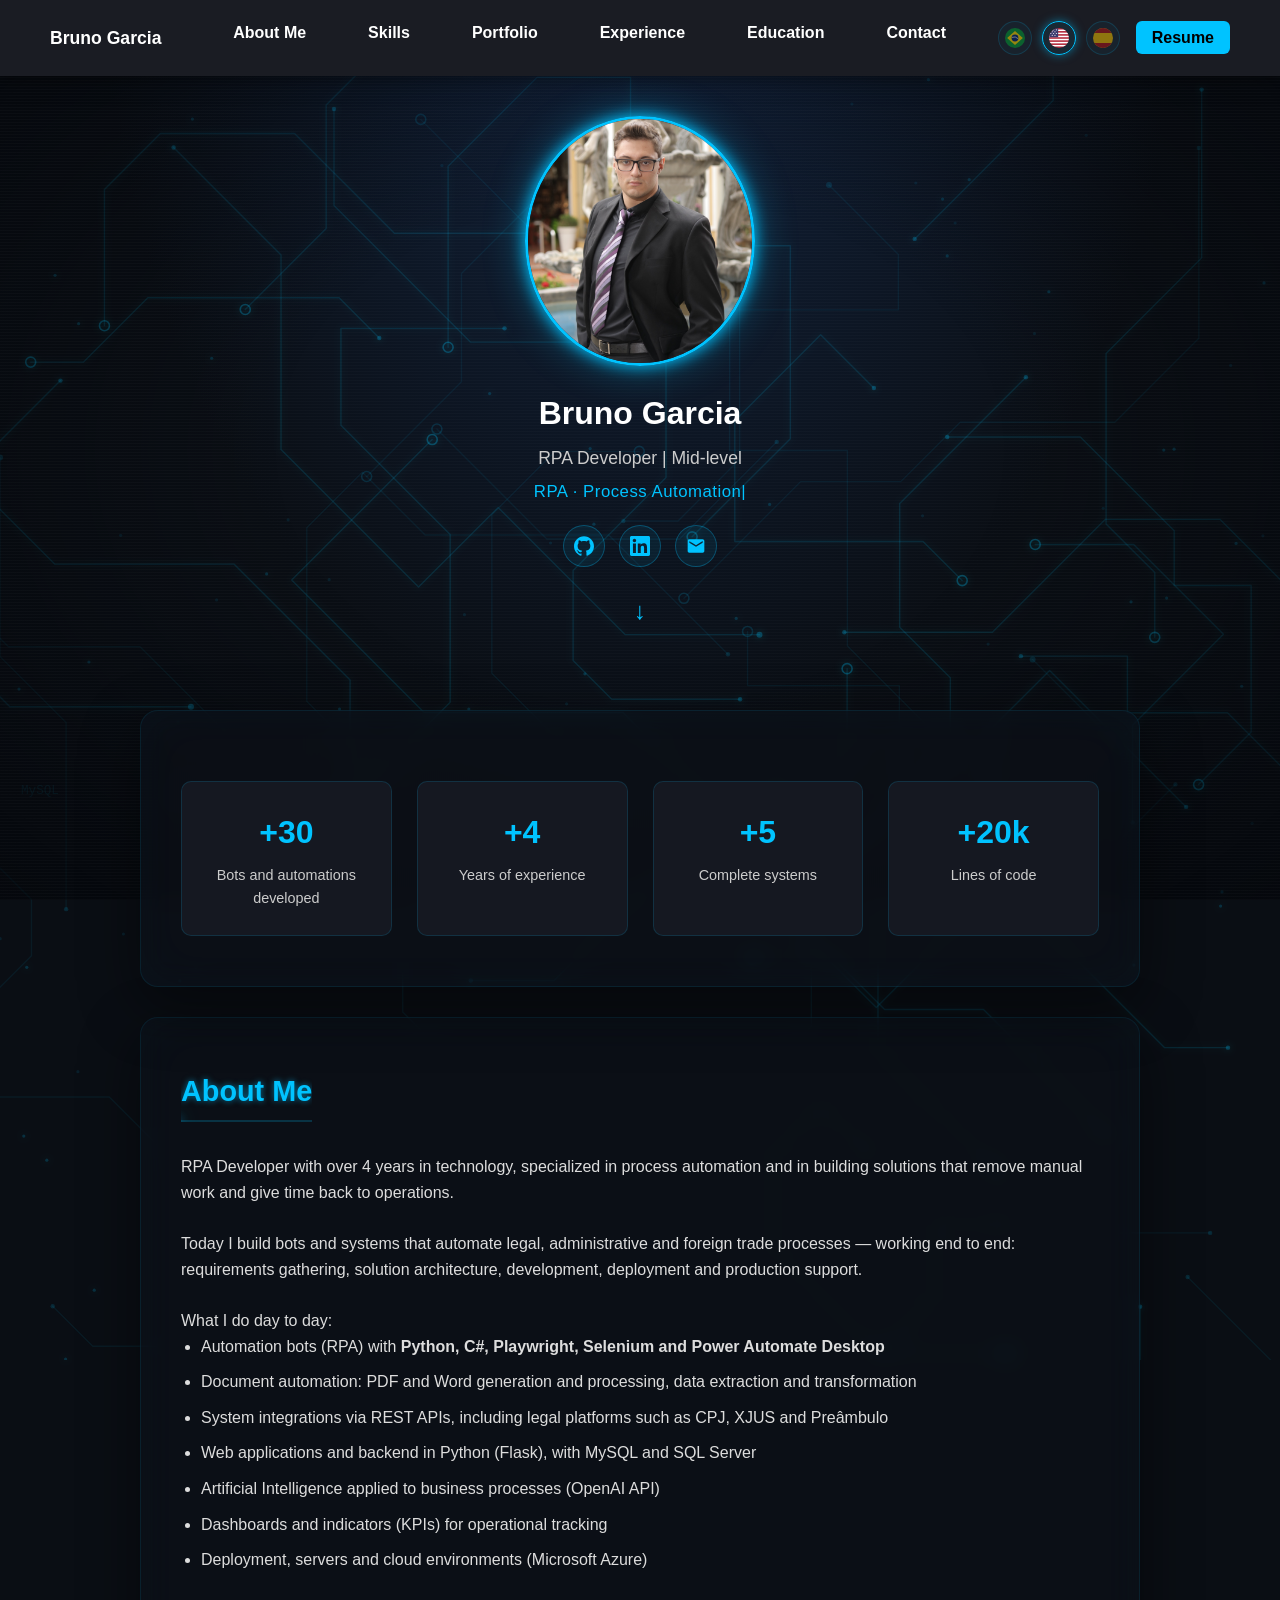
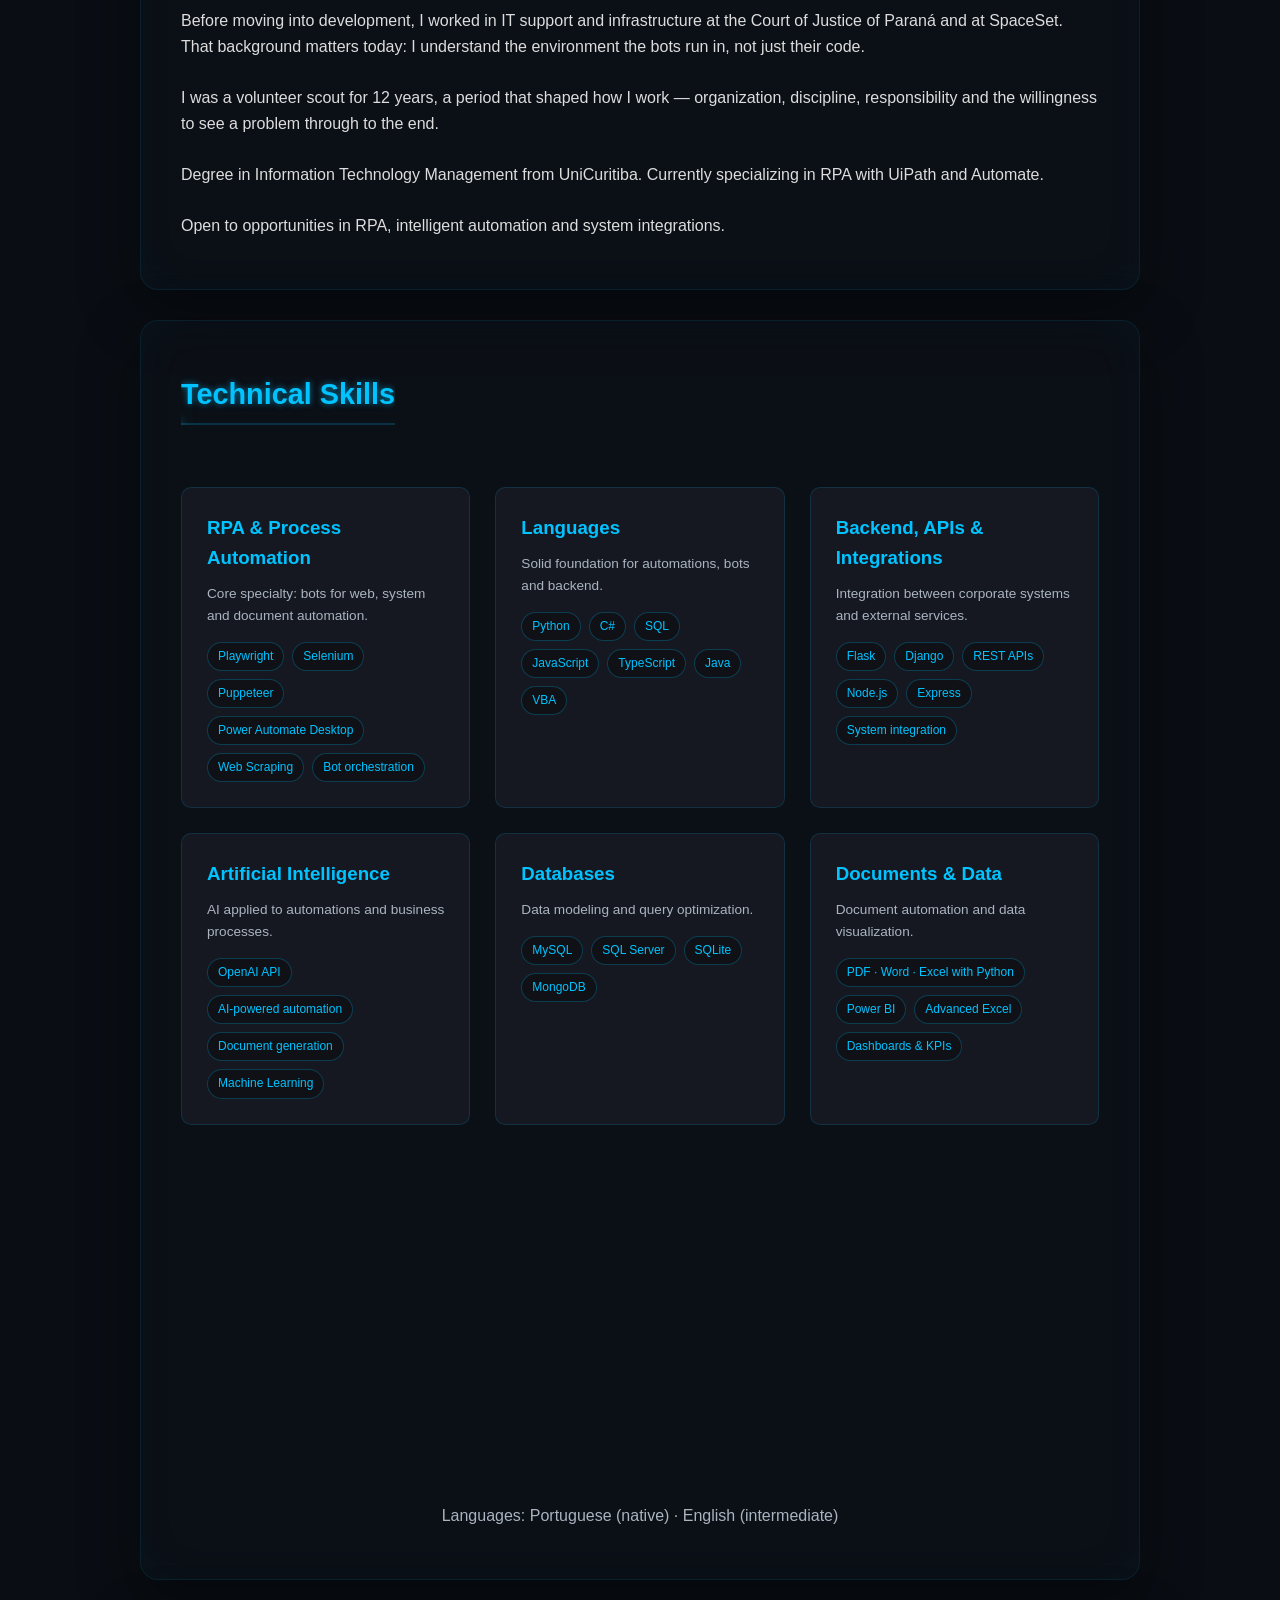
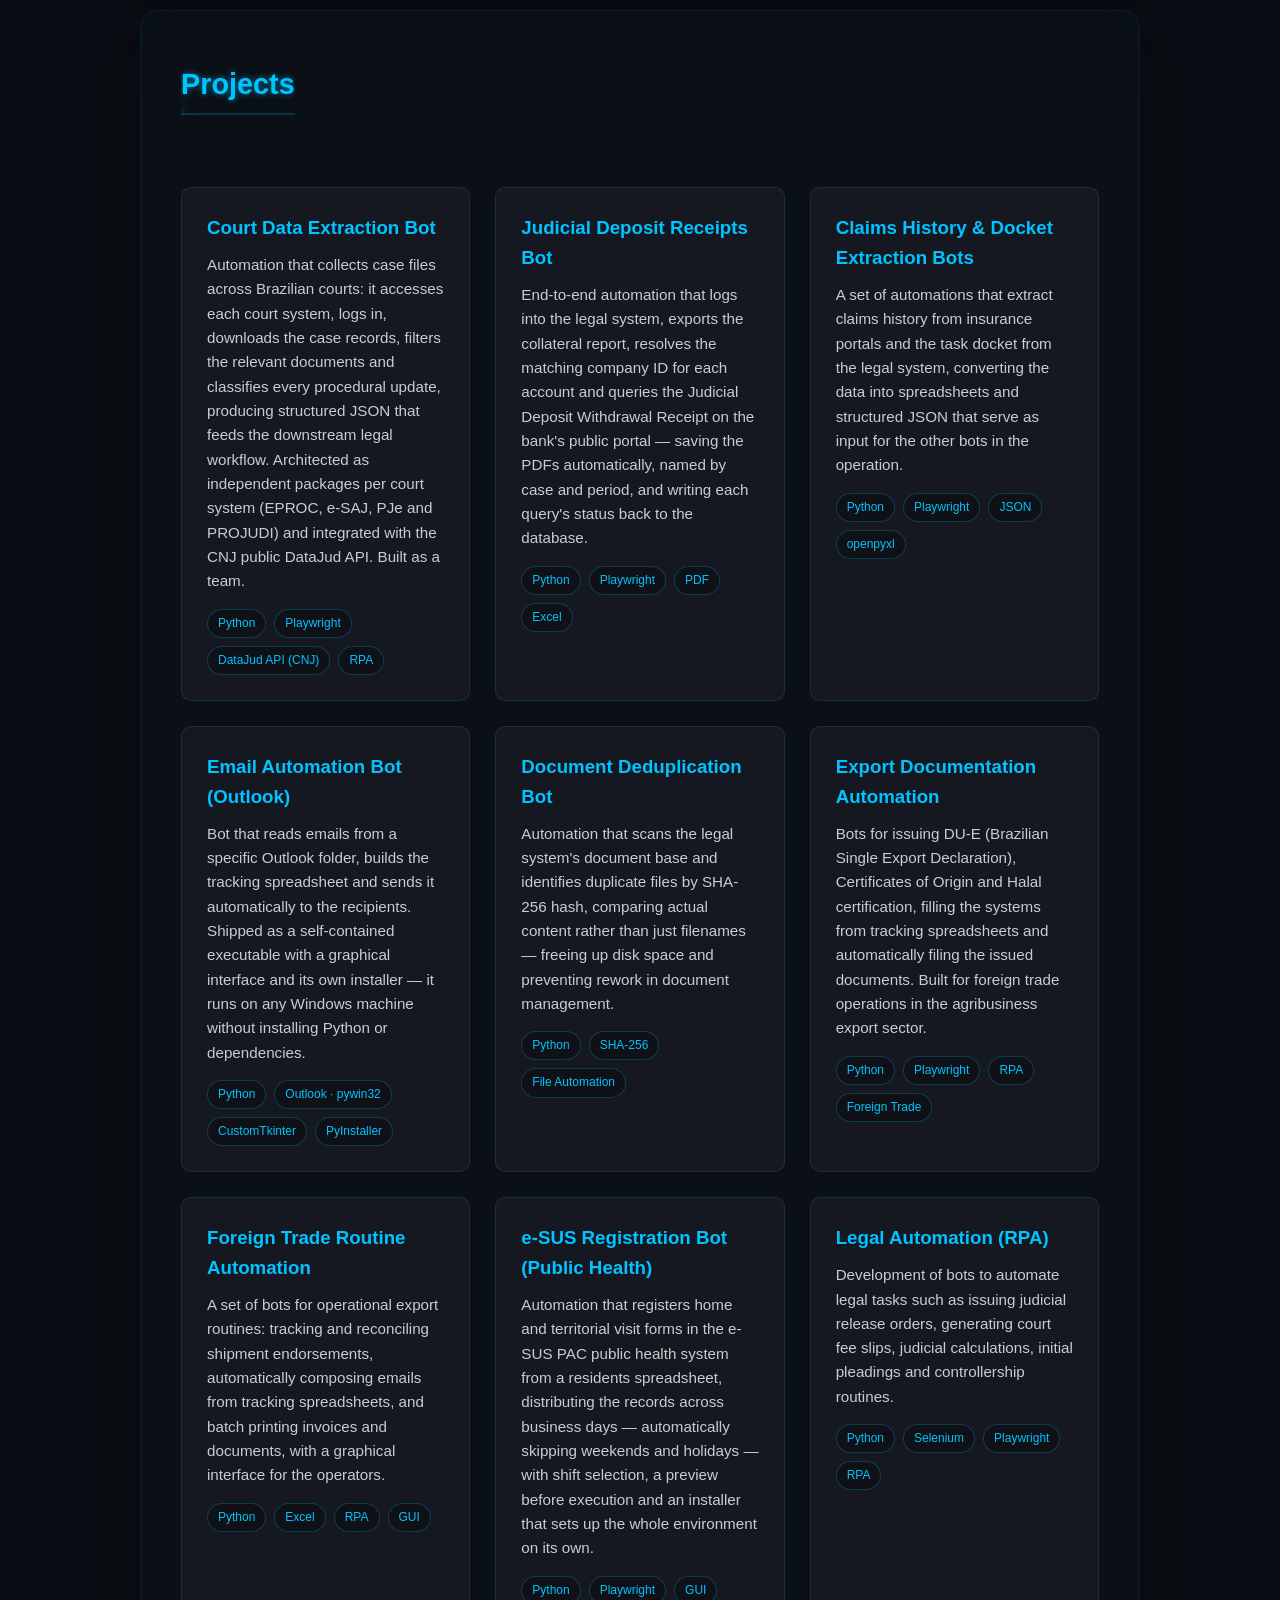
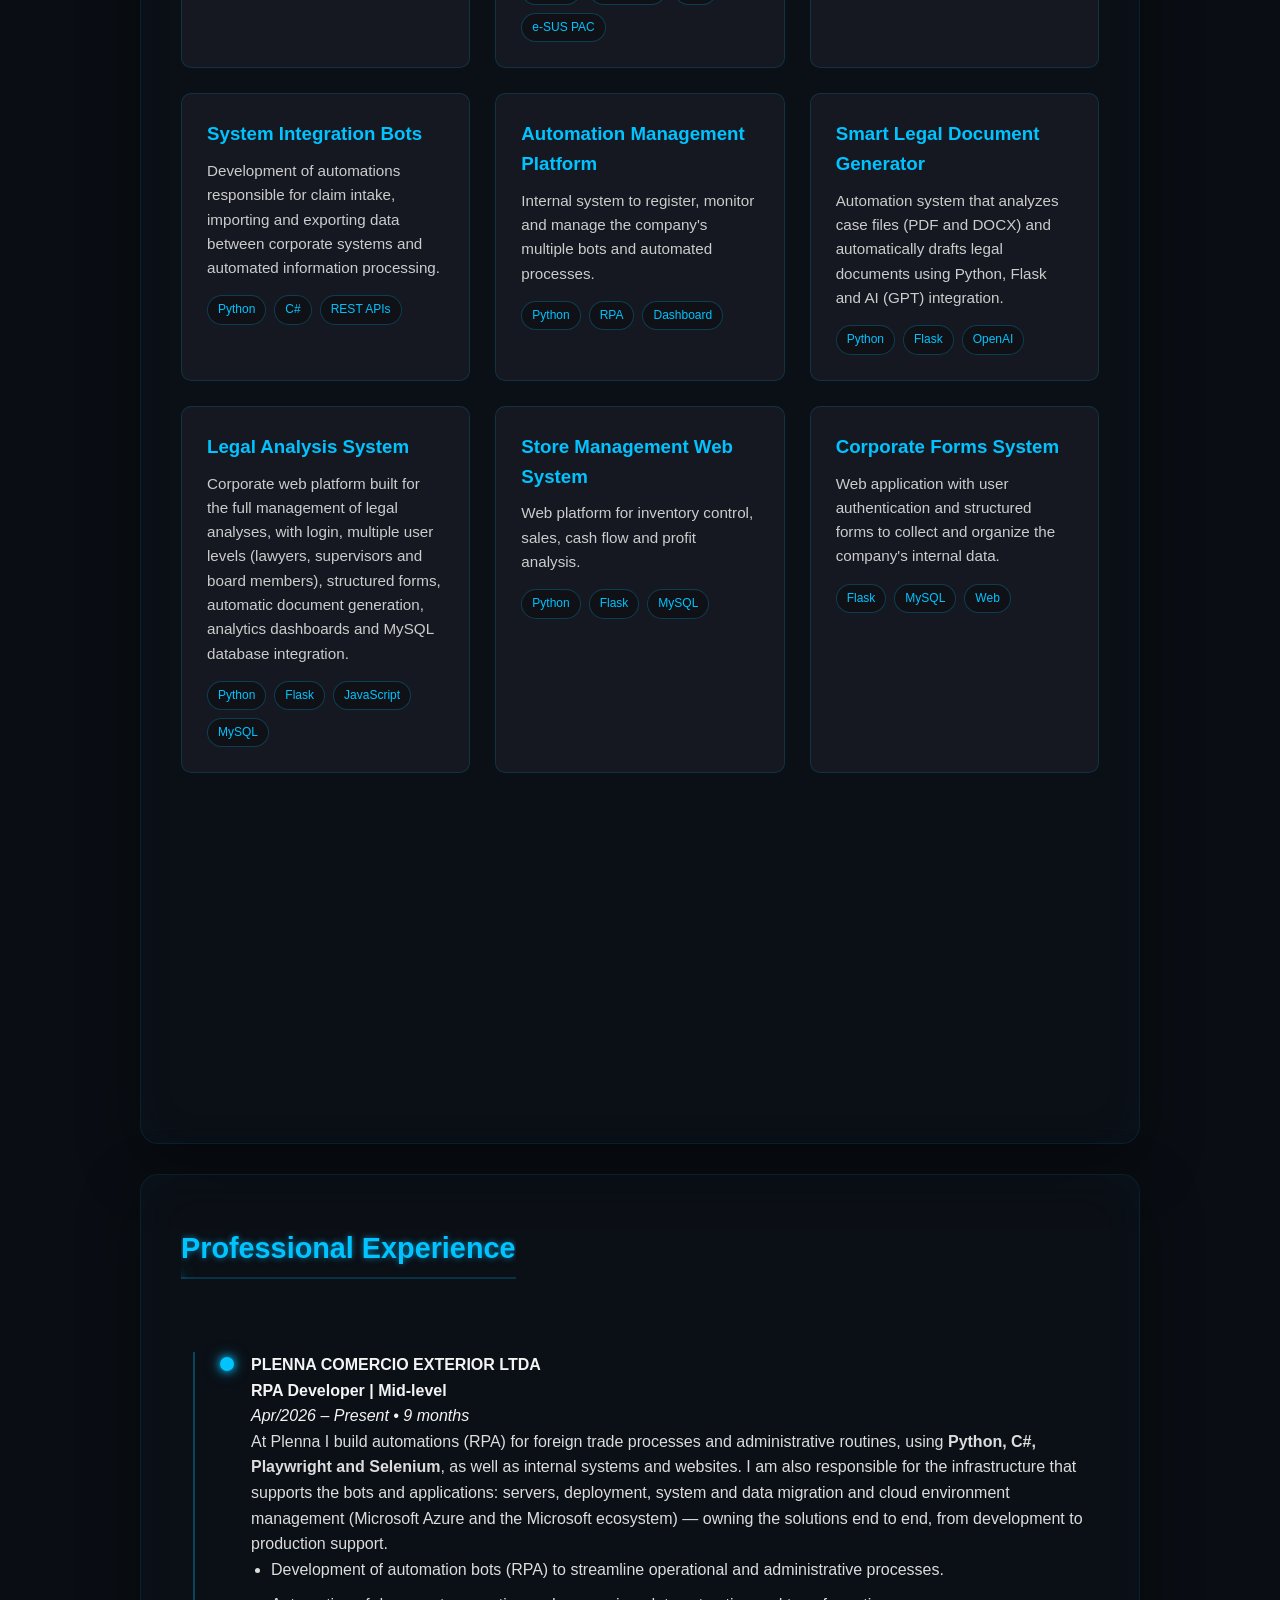
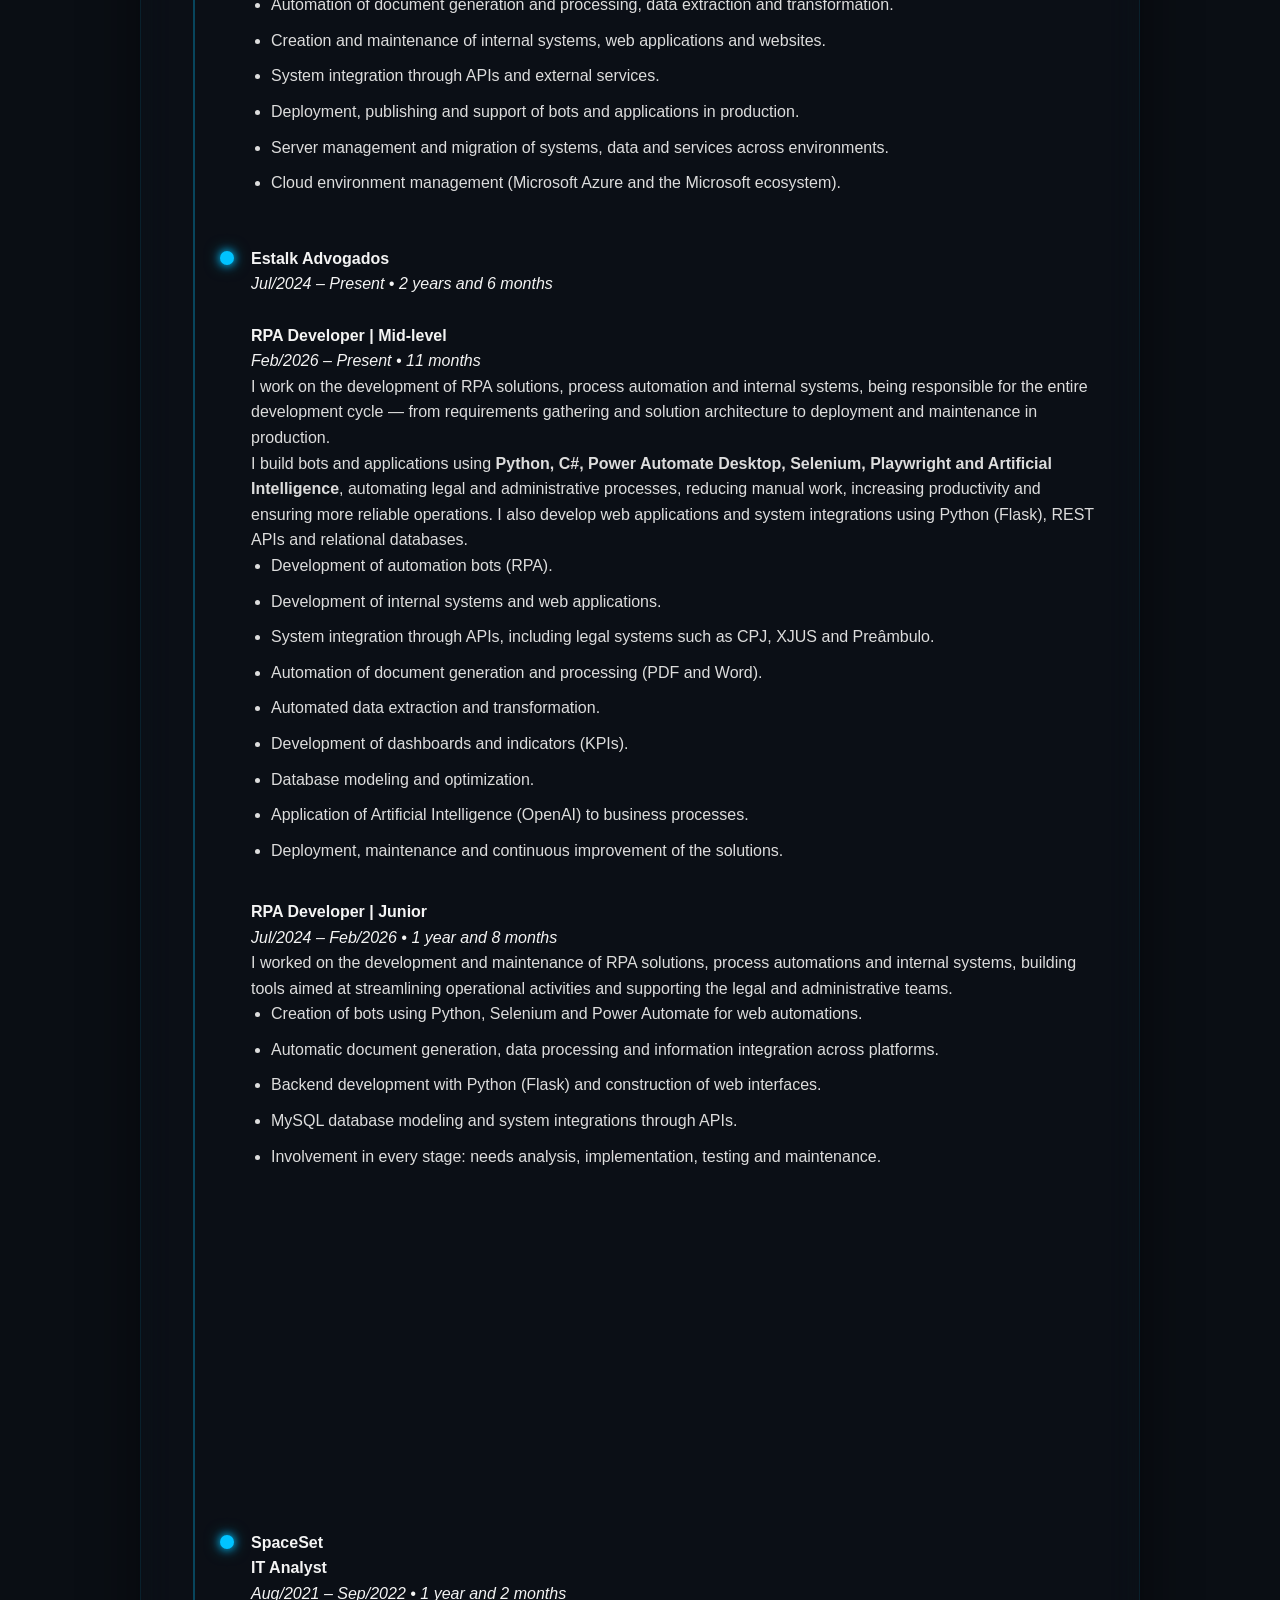
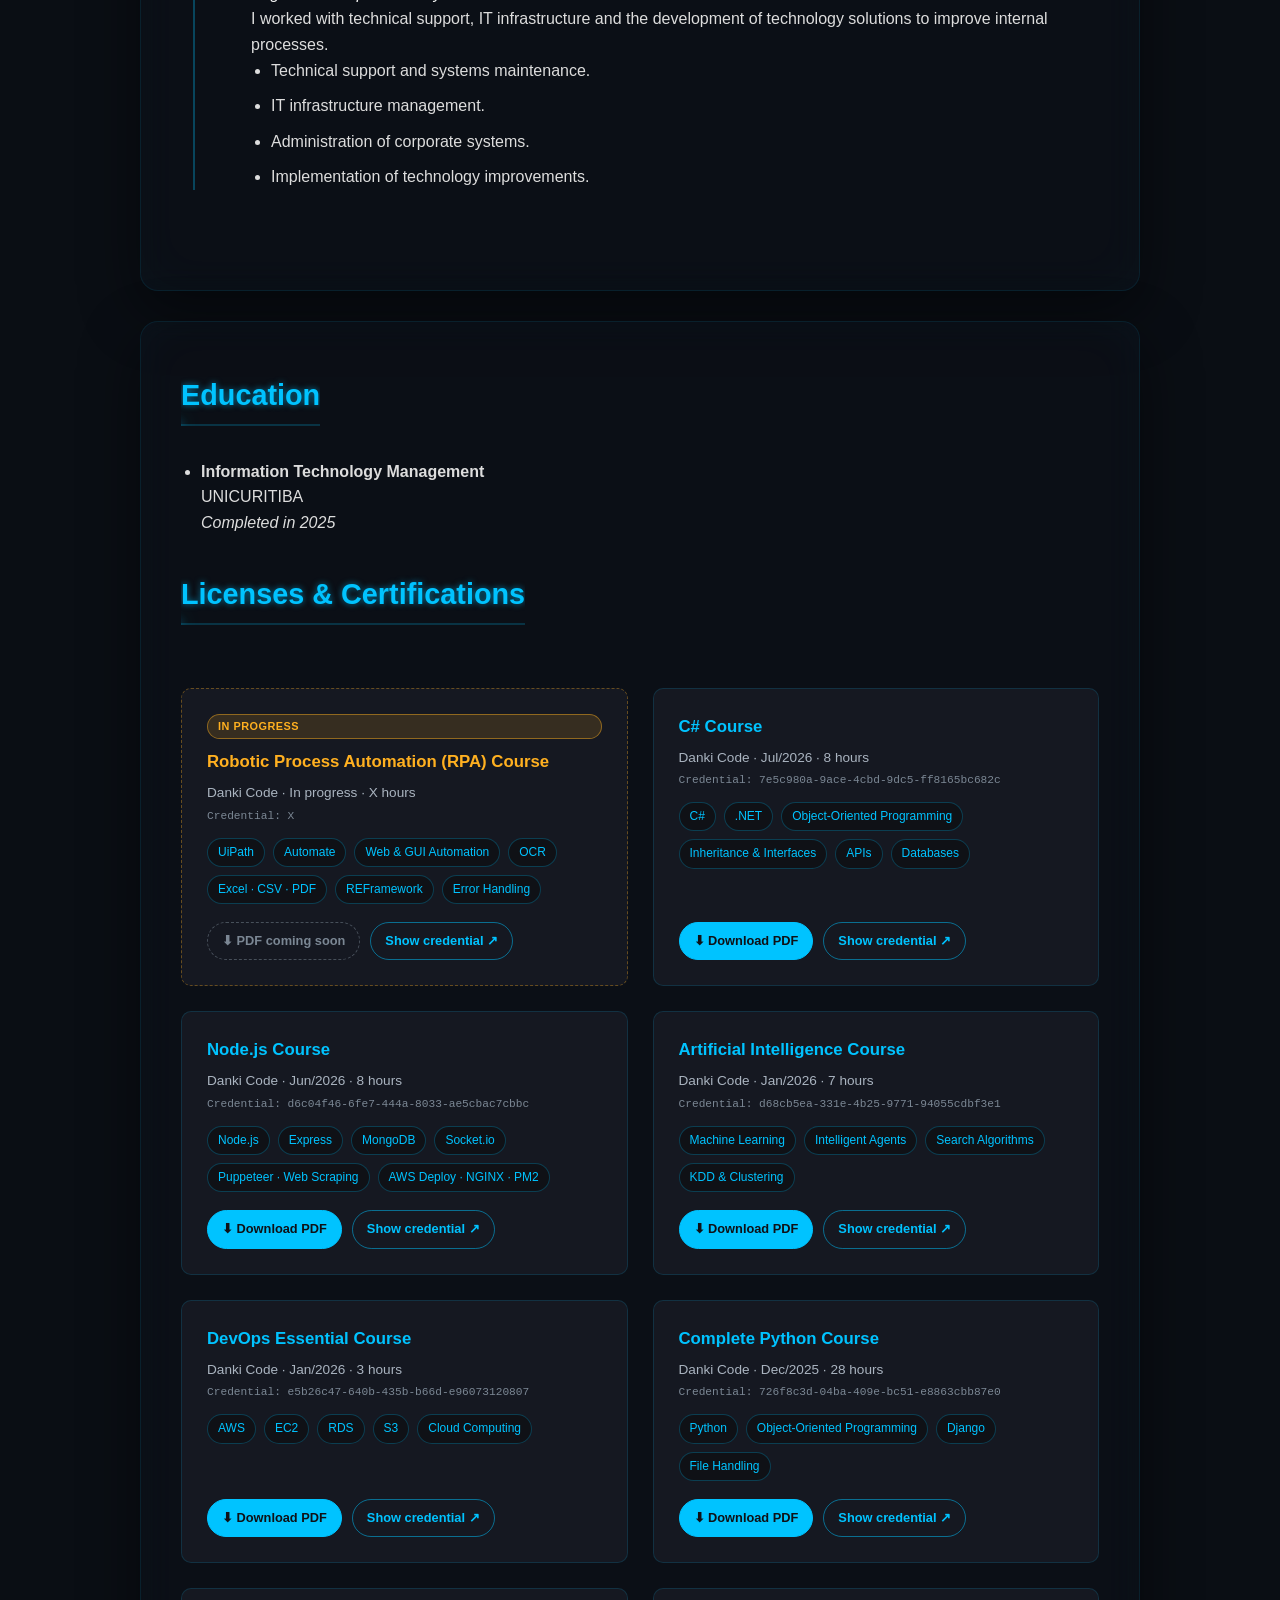
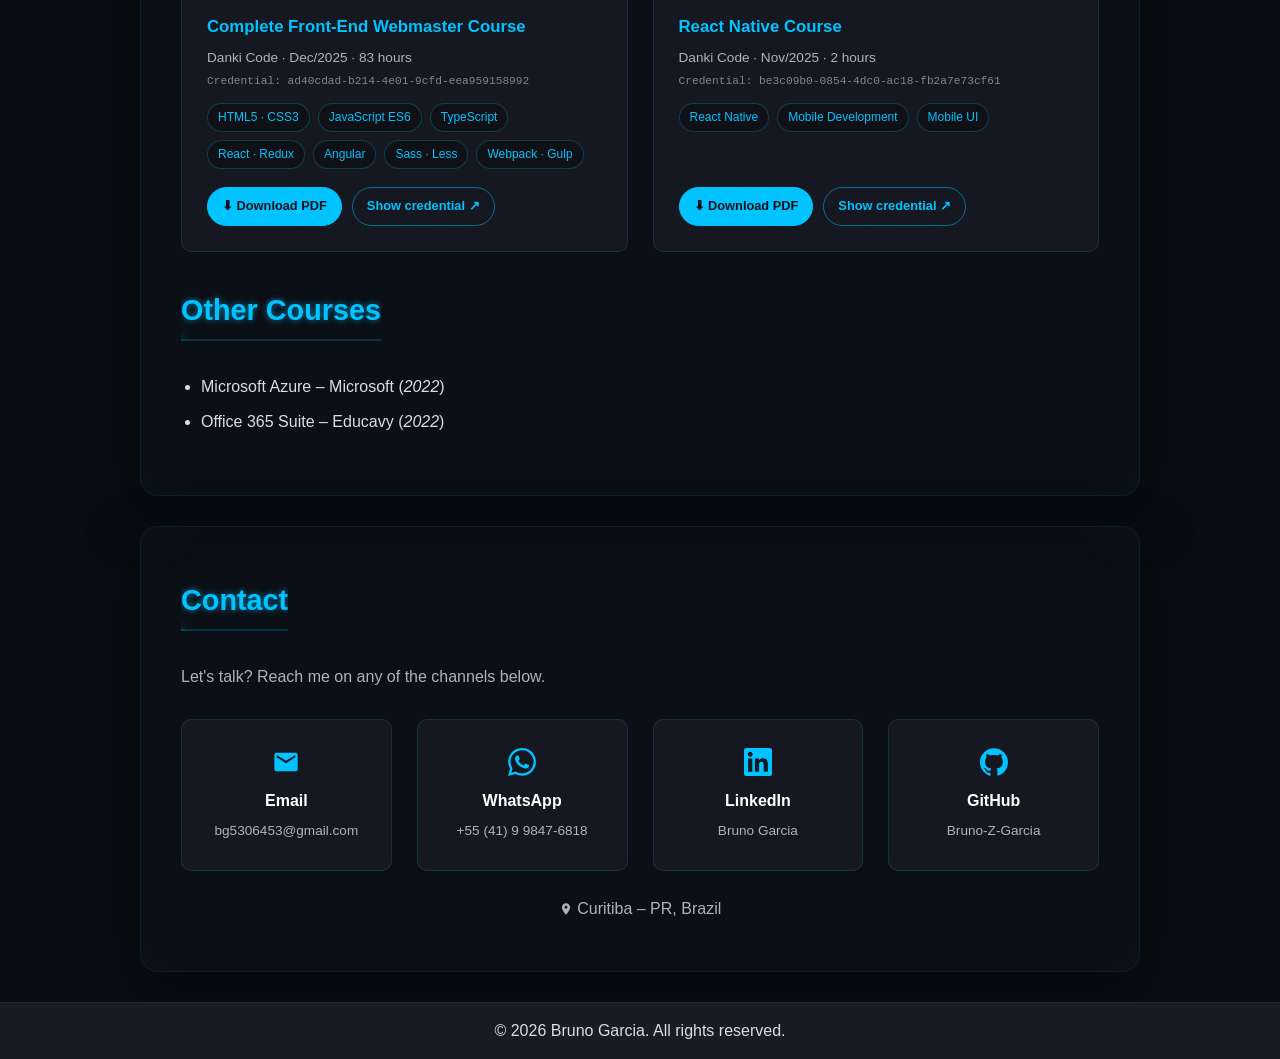
<file: index-en.html>
<!-- index-en.html — English version of the site -->
<!DOCTYPE html>
<html lang="en">
<head>
    <meta charset="UTF-8" />
    <meta name="viewport" content="width=device-width, initial-scale=1.0" />
    <title>Bruno Garcia | RPA Developer</title>
    <meta name="description" content="Bruno Garcia — Mid-level RPA Developer based in Curitiba, Brazil. Process automation with Python, C#, Playwright, Selenium and Power Automate Desktop, REST API integrations and AI applied to business processes." />
    <meta name="theme-color" content="#0a0e14" />
    <link rel="canonical" href="https://bruno-z-garcia.github.io/Curriculo-Bruno-Garcia/index-en.html" />
    <link rel="alternate" hreflang="pt-BR" href="https://bruno-z-garcia.github.io/Curriculo-Bruno-Garcia/" />
    <link rel="alternate" hreflang="en" href="https://bruno-z-garcia.github.io/Curriculo-Bruno-Garcia/index-en.html" />
    <link rel="alternate" hreflang="es" href="https://bruno-z-garcia.github.io/Curriculo-Bruno-Garcia/index-es.html" />

    <!-- Open Graph: link preview (LinkedIn, WhatsApp etc.) -->
    <meta property="og:type" content="website" />
    <meta property="og:title" content="Bruno Garcia | RPA Developer" />
    <meta property="og:description" content="Mid-level RPA Developer based in Curitiba, Brazil. Process automation with Python, C#, Playwright, Selenium and Power Automate Desktop, REST APIs and AI applied to business processes." />
    <meta property="og:url" content="https://bruno-z-garcia.github.io/Curriculo-Bruno-Garcia/index-en.html" />
    <meta property="og:image" content="https://bruno-z-garcia.github.io/Curriculo-Bruno-Garcia/assets/Foto_perfil.jpg" />
    <meta property="og:locale" content="en_US" />
    <meta name="twitter:card" content="summary" />
    <meta name="twitter:title" content="Bruno Garcia | RPA Developer" />
    <meta name="twitter:description" content="Mid-level RPA Developer based in Curitiba, Brazil. Process automation with Python, C#, Playwright, Selenium and Power Automate Desktop, REST APIs and AI." />
    <meta name="twitter:image" content="https://bruno-z-garcia.github.io/Curriculo-Bruno-Garcia/assets/Foto_perfil.jpg" />

    <link rel="icon" type="image/png" href="favicon.png">

    <script type="application/ld+json">
    {
        "@context": "https://schema.org",
        "@type": "Person",
        "name": "Bruno Garcia",
        "jobTitle": "RPA Developer",
        "url": "https://bruno-z-garcia.github.io/Curriculo-Bruno-Garcia/index-en.html",
        "image": "https://bruno-z-garcia.github.io/Curriculo-Bruno-Garcia/assets/Foto_perfil.jpg",
        "email": "mailto:bg5306453@gmail.com",
        "telephone": "+55 41 99847-6818",
        "address": {
            "@type": "PostalAddress",
            "addressLocality": "Curitiba",
            "addressRegion": "PR",
            "addressCountry": "BR"
        },
        "alumniOf": "UniCuritiba",
        "sameAs": [
            "https://www.linkedin.com/in/bruno-garcia-b0013a254/",
            "https://github.com/Bruno-Z-Garcia"
        ],
        "knowsAbout": ["RPA", "Process Automation", "Python", "C#", "Playwright", "Selenium", "Power Automate", "REST APIs", "Artificial Intelligence", "MySQL", "SQL Server", "Microsoft Azure"]
    }
    </script>
    <link rel="stylesheet" href="style.css" />
    <script>document.documentElement.classList.add("js");</script>

</head>
<body>
    <div id="circuito-fundo" class="circuito-camada" aria-hidden="true"></div>
    <div id="circuito-frente" class="circuito-camada" aria-hidden="true"></div>
    <div id="circuito-glow" class="circuito-camada" aria-hidden="true"></div>
    <canvas id="bg-canvas" aria-hidden="true"></canvas>
    <div id="bg-overlay" aria-hidden="true"></div>
    <div id="barra-progresso" aria-hidden="true"></div>
    <nav class="navbar">
    <div class="logo">Bruno Garcia</div>
    <button class="menu-toggle" onclick="toggleMenu()" aria-label="Open menu" aria-expanded="false" aria-controls="menu">☰</button>
    <ul class="menu" id="menu">
            <li><a href="#sobre">About Me</a></li>
            <li><a href="#habilidades">Skills</a></li>
            <li><a href="#projetos">Portfolio</a></li>
            <li><a href="#experiencias">Experience</a></li>
            <li><a href="#formacao">Education</a></li>
            <li><a href="#contato">Contact</a></li>
            <li class="mobile-download">
        <a href="assets/Bruno_Garcia_Resume_EN.pdf" download target="_blank">Resume</a>
    </li>
    </ul>
    <div class="navbar-acoes">
        <div class="lang-toggle" aria-label="Site language">
            <a href="index.html" class="lang-btn" title="Português (Brasil)" aria-label="Português (Brasil)">
                <span class="lang-bandeira" aria-hidden="true"><svg viewBox="0 0 24 24"><rect width="24" height="24" fill="#009b3a"/><path d="M12 3.6 21.4 12 12 20.4 2.6 12z" fill="#fedf00"/><circle cx="12" cy="12" r="4.1" fill="#002776"/><path d="M8.3 11.3a6.6 6.6 0 0 1 7.4 1.5" stroke="#ffffff" stroke-width=".9" fill="none"/></svg></span>
            </a>
            <a href="index-en.html" class="lang-btn lang-ativo" title="English (US)" aria-label="English (US)" aria-current="true">
                <span class="lang-bandeira" aria-hidden="true"><svg viewBox="0 0 24 24"><rect width="24" height="24" fill="#b22234"/><g fill="#ffffff"><rect y="1.85" width="24" height="1.85"/><rect y="5.54" width="24" height="1.85"/><rect y="9.23" width="24" height="1.85"/><rect y="12.92" width="24" height="1.85"/><rect y="16.62" width="24" height="1.85"/><rect y="20.31" width="24" height="1.85"/></g><rect width="11" height="11.08" fill="#3c3b6e"/><g fill="#ffffff"><circle cx="2.2" cy="2.2" r=".65"/><circle cx="5.5" cy="2.2" r=".65"/><circle cx="8.8" cy="2.2" r=".65"/><circle cx="3.85" cy="4.4" r=".65"/><circle cx="7.15" cy="4.4" r=".65"/><circle cx="2.2" cy="6.6" r=".65"/><circle cx="5.5" cy="6.6" r=".65"/><circle cx="8.8" cy="6.6" r=".65"/><circle cx="3.85" cy="8.8" r=".65"/><circle cx="7.15" cy="8.8" r=".65"/></g></svg></span>
            </a>
            <a href="index-es.html" class="lang-btn" title="Español" aria-label="Español">
                <span class="lang-bandeira" aria-hidden="true"><svg viewBox="0 0 24 24"><rect width="24" height="24" fill="#f1bf00"/><rect width="24" height="6" fill="#aa151b"/><rect y="18" width="24" height="6" fill="#aa151b"/></svg></span>
            </a>
        </div>
        <div class="curriculo-download desktop-only">
            <a href="assets/Bruno_Garcia_Resume_EN.pdf" download target="_blank">Resume</a>
        </div>
    </div>
    </nav>
    <header>
    <div class="container">
        <img src="assets/Foto_perfil.jpg" alt="Photo of Bruno Garcia" class="foto-perfil" width="230" height="250" />
        <h1>Bruno Garcia</h1>
        <p class="subtitulo">RPA Developer | Mid-level</p>
        <p class="typewriter-linha"><span id="typewriter"></span><span class="cursor">|</span></p>
        <div class="social-links">
            <a href="https://github.com/Bruno-Z-Garcia" target="_blank" rel="noopener" aria-label="GitHub" title="GitHub">
                <svg viewBox="0 0 24 24" width="20" height="20" fill="currentColor" aria-hidden="true"><path d="M12 .297c-6.63 0-12 5.373-12 12 0 5.303 3.438 9.8 8.205 11.385.6.113.82-.258.82-.577 0-.285-.01-1.04-.015-2.04-3.338.724-4.042-1.61-4.042-1.61C4.422 18.07 3.633 17.7 3.633 17.7c-1.087-.744.084-.729.084-.729 1.205.084 1.838 1.236 1.838 1.236 1.07 1.835 2.809 1.305 3.495.998.108-.776.417-1.305.76-1.605-2.665-.3-5.466-1.332-5.466-5.93 0-1.31.465-2.38 1.235-3.22-.135-.303-.54-1.523.105-3.176 0 0 1.005-.322 3.3 1.23.96-.267 1.98-.399 3-.405 1.02.006 2.04.138 3 .405 2.28-1.552 3.285-1.23 3.285-1.23.645 1.653.24 2.873.12 3.176.765.84 1.23 1.91 1.23 3.22 0 4.61-2.805 5.625-5.475 5.92.42.36.81 1.096.81 2.22 0 1.606-.015 2.896-.015 3.286 0 .315.21.69.825.57C20.565 22.092 24 17.592 24 12.297c0-6.627-5.373-12-12-12"/></svg>
            </a>
            <a href="https://www.linkedin.com/in/bruno-garcia-b0013a254/" target="_blank" rel="noopener" aria-label="LinkedIn" title="LinkedIn">
                <svg viewBox="0 0 24 24" width="20" height="20" fill="currentColor" aria-hidden="true"><path d="M20.447 20.452h-3.554v-5.569c0-1.328-.027-3.037-1.852-3.037-1.853 0-2.136 1.445-2.136 2.939v5.667H9.351V9h3.414v1.561h.046c.477-.9 1.637-1.85 3.37-1.85 3.601 0 4.267 2.37 4.267 5.455v6.286zM5.337 7.433c-1.144 0-2.063-.926-2.063-2.065 0-1.138.92-2.063 2.063-2.063 1.14 0 2.064.925 2.064 2.063 0 1.139-.925 2.065-2.064 2.065zm1.782 13.019H3.555V9h3.564v11.452zM22.225 0H1.771C.792 0 0 .774 0 1.729v20.542C0 23.227.792 24 1.771 24h20.451C23.2 24 24 23.227 24 22.271V1.729C24 .774 23.2 0 22.225 0z"/></svg>
            </a>
            <a href="mailto:bg5306453@gmail.com" aria-label="Email" title="Email">
                <svg viewBox="0 0 24 24" width="20" height="20" fill="currentColor" aria-hidden="true"><path d="M20 4H4c-1.1 0-1.99.9-1.99 2L2 18c0 1.1.9 2 2 2h16c1.1 0 2-.9 2-2V6c0-1.1-.9-2-2-2zm0 4-8 5-8-5V6l8 5 8-5v2z"/></svg>
            </a>
        </div>
        <a href="#metricas" class="scroll-indicador" aria-label="Scroll to the next section">↓</a>
    </div>
</header>
<section id="metricas">
<div class="container">

<div class="metricas-grid">

<div class="metrica">
<h3 class="contador" data-valor="30" data-prefixo="+">+30</h3>
<p>Bots and automations developed</p>
</div>

<div class="metrica">
<h3 class="contador" data-valor="4" data-prefixo="+">+4</h3>
<p>Years of experience</p>
</div>

<div class="metrica">
<h3 class="contador" data-valor="5" data-prefixo="+">+5</h3>
<p>Complete systems</p>
</div>

<div class="metrica">
<h3 class="contador" data-valor="20" data-prefixo="+" data-sufixo="k">+20k</h3>
<p>Lines of code</p>
</div>

</div>

</div>
</section>
    <section id="sobre" class="reveal">
    <div class="container">
        <h2>About Me</h2>

        <p>
            RPA Developer with over 4 years in technology, specialized in process automation and in building
            solutions that remove manual work and give time back to operations.
        </p>

        <br>

        <p>
            Today I build bots and systems that automate legal, administrative and foreign trade processes —
            working end to end: requirements gathering, solution architecture, development, deployment and
            production support.
        </p>

        <br>

        <p>What I do day to day:</p>

        <ul class="sobre-lista">
            <li>Automation bots (RPA) with <strong>Python, C#, Playwright, Selenium and Power Automate Desktop</strong></li>
            <li>Document automation: PDF and Word generation and processing, data extraction and transformation</li>
            <li>System integrations via REST APIs, including legal platforms such as CPJ, XJUS and Preâmbulo</li>
            <li>Web applications and backend in Python (Flask), with MySQL and SQL Server</li>
            <li>Artificial Intelligence applied to business processes (OpenAI API)</li>
            <li>Dashboards and indicators (KPIs) for operational tracking</li>
            <li>Deployment, servers and cloud environments (Microsoft Azure)</li>
        </ul>

        <br>

        <p>
            Before moving into development, I worked in IT support and infrastructure at the Court of Justice of
            Paraná and at SpaceSet. That background matters today: I understand the environment the bots run in,
            not just their code.
        </p>

        <br>

        <p>
            I was a volunteer scout for 12 years, a period that shaped how I work — organization, discipline,
            responsibility and the willingness to see a problem through to the end.
        </p>

        <br>

        <p>
            Degree in Information Technology Management from UniCuritiba. Currently specializing in RPA with
            UiPath and Automate.
        </p>

        <br>

        <p>
            Open to opportunities in RPA, intelligent automation and system integrations.
        </p>

    </div>
</section>
<section id="habilidades" class="reveal">
  <div class="container">
    <h2>Technical Skills</h2>

    <div class="projetos-grid habilidades-grid">

      <div class="projeto-card">
        <h3>RPA &amp; Process Automation</h3>
        <p>Core specialty: bots for web, system and document automation.</p>
        <div class="tech">
          <span>Playwright</span>
          <span>Selenium</span>
          <span>Puppeteer</span>
          <span>Power Automate Desktop</span>
          <span>Web Scraping</span>
          <span>Bot orchestration</span>
        </div>
      </div>

      <div class="projeto-card">
        <h3>Languages</h3>
        <p>Solid foundation for automations, bots and backend.</p>
        <div class="tech">
          <span>Python</span>
          <span>C#</span>
          <span>SQL</span>
          <span>JavaScript</span>
          <span>TypeScript</span>
          <span>Java</span>
          <span>VBA</span>
        </div>
      </div>

      <div class="projeto-card">
        <h3>Backend, APIs &amp; Integrations</h3>
        <p>Integration between corporate systems and external services.</p>
        <div class="tech">
          <span>Flask</span>
          <span>Django</span>
          <span>REST APIs</span>
          <span>Node.js</span>
          <span>Express</span>
          <span>System integration</span>
        </div>
      </div>

      <div class="projeto-card">
        <h3>Artificial Intelligence</h3>
        <p>AI applied to automations and business processes.</p>
        <div class="tech">
          <span>OpenAI API</span>
          <span>AI-powered automation</span>
          <span>Document generation</span>
          <span>Machine Learning</span>
        </div>
      </div>

      <div class="projeto-card">
        <h3>Databases</h3>
        <p>Data modeling and query optimization.</p>
        <div class="tech">
          <span>MySQL</span>
          <span>SQL Server</span>
          <span>SQLite</span>
          <span>MongoDB</span>
        </div>
      </div>

      <div class="projeto-card">
        <h3>Documents &amp; Data</h3>
        <p>Document automation and data visualization.</p>
        <div class="tech">
          <span>PDF · Word · Excel with Python</span>
          <span>Power BI</span>
          <span>Advanced Excel</span>
          <span>Dashboards &amp; KPIs</span>
        </div>
      </div>

      <div class="projeto-card">
        <h3>Web &amp; Front-End</h3>
        <p>Interfaces for internal systems and websites.</p>
        <div class="tech">
          <span>HTML</span>
          <span>CSS</span>
          <span>Sass</span>
          <span>Bootstrap</span>
          <span>React</span>
          <span>Angular</span>
        </div>
      </div>

      <div class="projeto-card">
        <h3>DevOps &amp; Cloud</h3>
        <p>Deployment and support of bots and systems in production.</p>
        <div class="tech">
          <span>Git · GitHub</span>
          <span>Application deployment</span>
          <span>Microsoft Azure</span>
          <span>AWS (EC2 · RDS · S3)</span>
          <span>NGINX · PM2</span>
        </div>
      </div>

    </div>

    <p class="idiomas-nota">Languages: Portuguese (native) · English (intermediate)</p>
  </div>
</section>
<section id="projetos" class="reveal">
<div class="container">

<h2>Projects</h2>

<div class="projetos-grid">

<div class="projeto-card">
<h3>Court Data Extraction Bot</h3>
<p>
Automation that collects case files across Brazilian courts: it accesses each court system, logs in, downloads the case records, filters the relevant documents and classifies every procedural update, producing structured JSON that feeds the downstream legal workflow. Architected as independent packages per court system (EPROC, e-SAJ, PJe and PROJUDI) and integrated with the CNJ public DataJud API. Built as a team.
</p>

<div class="tech">
<span>Python</span>
<span>Playwright</span>
<span>DataJud API (CNJ)</span>
<span>RPA</span>
</div>
</div>


<div class="projeto-card">
<h3>Judicial Deposit Receipts Bot</h3>
<p>
End-to-end automation that logs into the legal system, exports the collateral report, resolves the matching company ID for each account and queries the Judicial Deposit Withdrawal Receipt on the bank's public portal — saving the PDFs automatically, named by case and period, and writing each query's status back to the database.
</p>

<div class="tech">
<span>Python</span>
<span>Playwright</span>
<span>PDF</span>
<span>Excel</span>
</div>
</div>


<div class="projeto-card">
<h3>Claims History &amp; Docket Extraction Bots</h3>
<p>
A set of automations that extract claims history from insurance portals and the task docket from the legal system, converting the data into spreadsheets and structured JSON that serve as input for the other bots in the operation.
</p>

<div class="tech">
<span>Python</span>
<span>Playwright</span>
<span>JSON</span>
<span>openpyxl</span>
</div>
</div>


<div class="projeto-card">
<h3>Email Automation Bot (Outlook)</h3>
<p>
Bot that reads emails from a specific Outlook folder, builds the tracking spreadsheet and sends it automatically to the recipients. Shipped as a self-contained executable with a graphical interface and its own installer — it runs on any Windows machine without installing Python or dependencies.
</p>

<div class="tech">
<span>Python</span>
<span>Outlook · pywin32</span>
<span>CustomTkinter</span>
<span>PyInstaller</span>
</div>
</div>


<div class="projeto-card">
<h3>Document Deduplication Bot</h3>
<p>
Automation that scans the legal system's document base and identifies duplicate files by SHA-256 hash, comparing actual content rather than just filenames — freeing up disk space and preventing rework in document management.
</p>

<div class="tech">
<span>Python</span>
<span>SHA-256</span>
<span>File Automation</span>
</div>
</div>


<div class="projeto-card">
<h3>Export Documentation Automation</h3>
<p>
Bots for issuing DU-E (Brazilian Single Export Declaration), Certificates of Origin and Halal certification, filling the systems from tracking spreadsheets and automatically filing the issued documents. Built for foreign trade operations in the agribusiness export sector.
</p>

<div class="tech">
<span>Python</span>
<span>Playwright</span>
<span>RPA</span>
<span>Foreign Trade</span>
</div>
</div>


<div class="projeto-card">
<h3>Foreign Trade Routine Automation</h3>
<p>
A set of bots for operational export routines: tracking and reconciling shipment endorsements, automatically composing emails from tracking spreadsheets, and batch printing invoices and documents, with a graphical interface for the operators.
</p>

<div class="tech">
<span>Python</span>
<span>Excel</span>
<span>RPA</span>
<span>GUI</span>
</div>
</div>


<div class="projeto-card">
<h3>e-SUS Registration Bot (Public Health)</h3>
<p>
Automation that registers home and territorial visit forms in the e-SUS PAC public health system from a residents spreadsheet, distributing the records across business days — automatically skipping weekends and holidays — with shift selection, a preview before execution and an installer that sets up the whole environment on its own.
</p>

<div class="tech">
<span>Python</span>
<span>Playwright</span>
<span>GUI</span>
<span>e-SUS PAC</span>
</div>
</div>


<div class="projeto-card">
<h3>Legal Automation (RPA)</h3>
<p>
Development of bots to automate legal tasks such as issuing judicial release orders, generating court fee slips, judicial calculations, initial pleadings and controllership routines.
</p>

<div class="tech">
<span>Python</span>
<span>Selenium</span>
<span>Playwright</span>
<span>RPA</span>
</div>
</div>


<div class="projeto-card">
<h3>System Integration Bots</h3>
<p>
Development of automations responsible for claim intake, importing and exporting data between corporate systems and automated information processing.
</p>

<div class="tech">
<span>Python</span>
<span>C#</span>
<span>REST APIs</span>
</div>
</div>


<div class="projeto-card">
<h3>Automation Management Platform</h3>
<p>
Internal system to register, monitor and manage the company's multiple bots and automated processes.
</p>

<div class="tech">
<span>Python</span>
<span>RPA</span>
<span>Dashboard</span>
</div>
</div>


<div class="projeto-card">
<h3>Smart Legal Document Generator</h3>
<p>
Automation system that analyzes case files (PDF and DOCX) and automatically drafts legal documents using Python, Flask and AI (GPT) integration.
</p>

<div class="tech">
<span>Python</span>
<span>Flask</span>
<span>OpenAI</span>
</div>
</div>


<div class="projeto-card">
<h3>Legal Analysis System</h3>
<p>
Corporate web platform built for the full management of legal analyses, with login, multiple user levels (lawyers, supervisors and board members), structured forms, automatic document generation, analytics dashboards and MySQL database integration.
</p>

<div class="tech">
<span>Python</span>
<span>Flask</span>
<span>JavaScript</span>
<span>MySQL</span>
</div>
</div>


<div class="projeto-card">
<h3>Store Management Web System</h3>
<p>
Web platform for inventory control, sales, cash flow and profit analysis.
</p>

<div class="tech">
<span>Python</span>
<span>Flask</span>
<span>MySQL</span>
</div>
</div>


<div class="projeto-card">
<h3>Corporate Forms System</h3>
<p>
Web application with user authentication and structured forms to collect and organize the company's internal data.
</p>

<div class="tech">
<span>Flask</span>
<span>MySQL</span>
<span>Web</span>
</div>
</div>


<div class="projeto-card">
<h3>Financial Control System</h3>
<p>
Web platform for financial management and profit distribution among partners, with report generation and indicators.
</p>

<div class="tech">
<span>Python</span>
<span>Finance</span>
<span>Dashboard</span>
</div>
</div>


<div class="projeto-card">
<h3>Miami Real Estate Website</h3>
<p>
Institutional website for the Miami real estate agency, with a property catalog, filtered search and responsive design focused on user experience and lead generation.
</p>

<div class="tech">
<span>Web</span>
<span>Front-End</span>
<span>Responsive Design</span>
</div>
</div>

</div>
</div>
</section>
<section id="experiencias" class="reveal">
<div class="container">

<h2>Professional Experience</h2>

<div class="timeline">

<!-- PLENNACOMEX -->
<div class="timeline-item">
<div class="timeline-dot"></div>

<div class="timeline-content">

<strong>PLENNA COMERCIO EXTERIOR LTDA</strong><br>

<strong>RPA Developer | Mid-level</strong><br>

<em>
Apr/2026 – Present •
<span class="duracao" data-inicio="2026-04"></span>
</em>

<p>
At Plenna I build automations (RPA) for foreign trade processes and administrative routines,
using <strong>Python, C#, Playwright and Selenium</strong>, as well as internal systems and websites.
I am also responsible for the infrastructure that supports the bots and applications: servers, deployment,
system and data migration and cloud environment management (Microsoft Azure and the Microsoft ecosystem) —
owning the solutions end to end, from development to production support.
</p>

<ul>
<li>Development of automation bots (RPA) to streamline operational and administrative processes.</li>
<li>Automation of document generation and processing, data extraction and transformation.</li>
<li>Creation and maintenance of internal systems, web applications and websites.</li>
<li>System integration through APIs and external services.</li>
<li>Deployment, publishing and support of bots and applications in production.</li>
<li>Server management and migration of systems, data and services across environments.</li>
<li>Cloud environment management (Microsoft Azure and the Microsoft ecosystem).</li>
</ul>

</div>
</div>

<!-- ESTALK -->
<div class="timeline-item">
<div class="timeline-dot"></div>

<div class="timeline-content">

<strong>Estalk Advogados</strong><br>
<em>
Jul/2024 – Present •
<span class="duracao" data-inicio="2024-07"></span>
</em>

<br><br>

<strong>RPA Developer | Mid-level</strong><br>
<em>
Feb/2026 – Present •
<span class="duracao" data-inicio="2026-02"></span>
</em>

<p>
I work on the development of RPA solutions, process automation and internal systems, being responsible for
the entire development cycle — from requirements gathering and solution architecture to deployment
and maintenance in production.
</p>

<p>
I build bots and applications using <strong>Python, C#, Power Automate Desktop, Selenium, Playwright and
Artificial Intelligence</strong>, automating legal and administrative processes, reducing manual work,
increasing productivity and ensuring more reliable operations. I also develop web applications and
system integrations using Python (Flask), REST APIs and relational databases.
</p>

<ul>
<li>Development of automation bots (RPA).</li>
<li>Development of internal systems and web applications.</li>
<li>System integration through APIs, including legal systems such as CPJ, XJUS and Preâmbulo.</li>
<li>Automation of document generation and processing (PDF and Word).</li>
<li>Automated data extraction and transformation.</li>
<li>Development of dashboards and indicators (KPIs).</li>
<li>Database modeling and optimization.</li>
<li>Application of Artificial Intelligence (OpenAI) to business processes.</li>
<li>Deployment, maintenance and continuous improvement of the solutions.</li>
</ul>

<br>

<strong>RPA Developer | Junior</strong><br>
<em>
Jul/2024 – Feb/2026 •
<span class="duracao" data-inicio="2024-07" data-fim="2026-02"></span>
</em>

<p>
I worked on the development and maintenance of RPA solutions, process automations and internal systems,
building tools aimed at streamlining operational activities and supporting the legal and administrative teams.
</p>

<ul>
<li>Creation of bots using Python, Selenium and Power Automate for web automations.</li>
<li>Automatic document generation, data processing and information integration across platforms.</li>
<li>Backend development with Python (Flask) and construction of web interfaces.</li>
<li>MySQL database modeling and system integrations through APIs.</li>
<li>Involvement in every stage: needs analysis, implementation, testing and maintenance.</li>
</ul>

</div>
</div>

<!-- TJPR -->
<div class="timeline-item">
<div class="timeline-dot"></div>

<div class="timeline-content">

<strong>Court of Justice of the State of Paraná (TJPR)</strong><br>

<strong>IT Intern</strong><br>

<em>
May/2023 – Jul/2024 •
<span class="duracao" data-inicio="2023-05" data-fim="2024-07"></span>
</em>

<p>
I worked in technical support and IT infrastructure maintenance, helping to maintain equipment and supporting internal users.
</p>

<ul>
<li>Technical support for users.</li>
<li>Maintenance of computers and peripherals.</li>
<li>Management of printers and network devices.</li>
<li>Configuration of extensions and corporate telephony.</li>
</ul>

</div>
</div>


<!-- SPACESET -->
<div class="timeline-item">
<div class="timeline-dot"></div>

<div class="timeline-content">

<strong>SpaceSet</strong><br>

<strong>IT Analyst</strong><br>

<em>
Aug/2021 – Sep/2022 •
<span class="duracao" data-inicio="2021-08" data-fim="2022-09"></span>
</em>

<p>
I worked with technical support, IT infrastructure and the development of technology solutions to improve internal processes.
</p>

<ul>
<li>Technical support and systems maintenance.</li>
<li>IT infrastructure management.</li>
<li>Administration of corporate systems.</li>
<li>Implementation of technology improvements.</li>
</ul>

</div>
</div>

</div>
</div>
</section>
<section id="formacao" class="reveal">
    <div class="container">

        <h2>Education</h2>

        <ul>
            <li>
                <strong>Information Technology Management</strong><br>
                UNICURITIBA<br>
                <em>Completed in 2025</em>
            </li>
        </ul>

        <br>

        <h2>Licenses &amp; Certifications</h2>

        <div class="cert-grid">

            <div class="cert-card cert-card-andamento">
                <span class="cert-badge">In progress</span>
                <h3>Robotic Process Automation (RPA) Course</h3>
                <p class="cert-emissor">Danki Code · In progress · X hours</p>
                <p class="cert-codigo">Credential: X</p>
                <div class="tech">
                    <span>UiPath</span>
                    <span>Automate</span>
                    <span>Web &amp; GUI Automation</span>
                    <span>OCR</span>
                    <span>Excel · CSV · PDF</span>
                    <span>REFramework</span>
                    <span>Error Handling</span>
                </div>
                <div class="cert-botoes">
                    <span class="btn-cert btn-cert-indisponivel" aria-disabled="true">⬇ PDF coming soon</span>
                    <a href="https://cursos.dankicode.com/validate-certificate" target="_blank" rel="noopener" class="btn-cert btn-cert-validar">Show credential ↗</a>
                </div>
            </div>

            <div class="cert-card">
                <h3>C# Course</h3>
                <p class="cert-emissor">Danki Code · Jul/2026 · 8 hours</p>
                <p class="cert-codigo">Credential: 7e5c980a-9ace-4cbd-9dc5-ff8165bc682c</p>
                <div class="tech">
                    <span>C#</span>
                    <span>.NET</span>
                    <span>Object-Oriented Programming</span>
                    <span>Inheritance &amp; Interfaces</span>
                    <span>APIs</span>
                    <span>Databases</span>
                </div>
                <div class="cert-botoes">
                    <a href="assets/Certificados/curso-csharp.pdf" download class="btn-cert btn-cert-download">⬇ Download PDF</a>
                    <a href="https://cursos.dankicode.com/validate-certificate" target="_blank" rel="noopener" class="btn-cert btn-cert-validar">Show credential ↗</a>
                </div>
            </div>

            <div class="cert-card">
                <h3>Node.js Course</h3>
                <p class="cert-emissor">Danki Code · Jun/2026 · 8 hours</p>
                <p class="cert-codigo">Credential: d6c04f46-6fe7-444a-8033-ae5cbac7cbbc</p>
                <div class="tech">
                    <span>Node.js</span>
                    <span>Express</span>
                    <span>MongoDB</span>
                    <span>Socket.io</span>
                    <span>Puppeteer · Web Scraping</span>
                    <span>AWS Deploy · NGINX · PM2</span>
                </div>
                <div class="cert-botoes">
                    <a href="assets/Certificados/curso-nodejs.pdf" download class="btn-cert btn-cert-download">⬇ Download PDF</a>
                    <a href="https://cursos.dankicode.com/validate-certificate" target="_blank" rel="noopener" class="btn-cert btn-cert-validar">Show credential ↗</a>
                </div>
            </div>

            <div class="cert-card">
                <h3>Artificial Intelligence Course</h3>
                <p class="cert-emissor">Danki Code · Jan/2026 · 7 hours</p>
                <p class="cert-codigo">Credential: d68cb5ea-331e-4b25-9771-94055cdbf3e1</p>
                <div class="tech">
                    <span>Machine Learning</span>
                    <span>Intelligent Agents</span>
                    <span>Search Algorithms</span>
                    <span>KDD &amp; Clustering</span>
                </div>
                <div class="cert-botoes">
                    <a href="assets/Certificados/curso-inteligencia-artificial.pdf" download class="btn-cert btn-cert-download">⬇ Download PDF</a>
                    <a href="https://cursos.dankicode.com/validate-certificate" target="_blank" rel="noopener" class="btn-cert btn-cert-validar">Show credential ↗</a>
                </div>
            </div>

            <div class="cert-card">
                <h3>DevOps Essential Course</h3>
                <p class="cert-emissor">Danki Code · Jan/2026 · 3 hours</p>
                <p class="cert-codigo">Credential: e5b26c47-640b-435b-b66d-e96073120807</p>
                <div class="tech">
                    <span>AWS</span>
                    <span>EC2</span>
                    <span>RDS</span>
                    <span>S3</span>
                    <span>Cloud Computing</span>
                </div>
                <div class="cert-botoes">
                    <a href="assets/Certificados/curso-devops.pdf" download class="btn-cert btn-cert-download">⬇ Download PDF</a>
                    <a href="https://cursos.dankicode.com/validate-certificate" target="_blank" rel="noopener" class="btn-cert btn-cert-validar">Show credential ↗</a>
                </div>
            </div>

            <div class="cert-card">
                <h3>Complete Python Course</h3>
                <p class="cert-emissor">Danki Code · Dec/2025 · 28 hours</p>
                <p class="cert-codigo">Credential: 726f8c3d-04ba-409e-bc51-e8863cbb87e0</p>
                <div class="tech">
                    <span>Python</span>
                    <span>Object-Oriented Programming</span>
                    <span>Django</span>
                    <span>File Handling</span>
                </div>
                <div class="cert-botoes">
                    <a href="assets/Certificados/curso-python.pdf" download class="btn-cert btn-cert-download">⬇ Download PDF</a>
                    <a href="https://cursos.dankicode.com/validate-certificate" target="_blank" rel="noopener" class="btn-cert btn-cert-validar">Show credential ↗</a>
                </div>
            </div>

            <div class="cert-card">
                <h3>Complete Front-End Webmaster Course</h3>
                <p class="cert-emissor">Danki Code · Dec/2025 · 83 hours</p>
                <p class="cert-codigo">Credential: ad40cdad-b214-4e01-9cfd-eea959158992</p>
                <div class="tech">
                    <span>HTML5 · CSS3</span>
                    <span>JavaScript ES6</span>
                    <span>TypeScript</span>
                    <span>React · Redux</span>
                    <span>Angular</span>
                    <span>Sass · Less</span>
                    <span>Webpack · Gulp</span>
                </div>
                <div class="cert-botoes">
                    <a href="assets/Certificados/curso-front-end.pdf" download class="btn-cert btn-cert-download">⬇ Download PDF</a>
                    <a href="https://cursos.dankicode.com/validate-certificate" target="_blank" rel="noopener" class="btn-cert btn-cert-validar">Show credential ↗</a>
                </div>
            </div>

            <div class="cert-card">
                <h3>React Native Course</h3>
                <p class="cert-emissor">Danki Code · Nov/2025 · 2 hours</p>
                <p class="cert-codigo">Credential: be3c09b0-0854-4dc0-ac18-fb2a7e73cf61</p>
                <div class="tech">
                    <span>React Native</span>
                    <span>Mobile Development</span>
                    <span>Mobile UI</span>
                </div>
                <div class="cert-botoes">
                    <a href="assets/Certificados/curso-react-native.pdf" download class="btn-cert btn-cert-download">⬇ Download PDF</a>
                    <a href="https://cursos.dankicode.com/validate-certificate" target="_blank" rel="noopener" class="btn-cert btn-cert-validar">Show credential ↗</a>
                </div>
            </div>

        </div>

        <br>

        <h2>Other Courses</h2>

        <ul>
            <li>Microsoft Azure – Microsoft (<em>2022</em>)</li>
            <li>Office 365 Suite – Educavy (<em>2022</em>)</li>
        </ul>

    </div>
</section>
<section id="contato" class="reveal">
    <div class="container">
    <h2>Contact</h2>
    <p class="contato-chamada">Let's talk? Reach me on any of the channels below.</p>

    <div class="contato-grid">

        <a class="contato-card" href="mailto:bg5306453@gmail.com">
            <svg viewBox="0 0 24 24" width="28" height="28" fill="currentColor" aria-hidden="true"><path d="M20 4H4c-1.1 0-1.99.9-1.99 2L2 18c0 1.1.9 2 2 2h16c1.1 0 2-.9 2-2V6c0-1.1-.9-2-2-2zm0 4-8 5-8-5V6l8 5 8-5v2z"/></svg>
            <h3>Email</h3>
            <p>bg5306453@gmail.com</p>
        </a>

        <a class="contato-card" href="https://wa.me/5541998476818" target="_blank" rel="noopener">
            <svg viewBox="0 0 24 24" width="28" height="28" fill="currentColor" aria-hidden="true"><path d="M17.472 14.382c-.297-.149-1.758-.867-2.03-.967-.273-.099-.471-.148-.67.15-.197.297-.767.966-.94 1.164-.173.199-.347.223-.644.075-.297-.15-1.255-.463-2.39-1.475-.883-.788-1.48-1.761-1.653-2.059-.173-.297-.018-.458.13-.606.134-.133.298-.347.446-.52.149-.174.198-.298.298-.497.099-.198.05-.371-.025-.52-.075-.149-.669-1.612-.916-2.207-.242-.579-.487-.5-.669-.51-.173-.008-.371-.01-.57-.01-.198 0-.52.074-.792.372-.272.297-1.04 1.016-1.04 2.479 0 1.462 1.065 2.875 1.213 3.074.149.198 2.096 3.2 5.077 4.487.709.306 1.262.489 1.694.625.712.227 1.36.195 1.871.118.571-.085 1.758-.719 2.006-1.413.248-.694.248-1.289.173-1.413-.074-.124-.272-.198-.57-.347m-5.421 7.403h-.004a9.87 9.87 0 01-5.031-1.378l-.361-.214-3.741.982.998-3.648-.235-.374a9.86 9.86 0 01-1.51-5.26c.001-5.45 4.436-9.884 9.888-9.884 2.64 0 5.122 1.03 6.988 2.898a9.825 9.825 0 012.893 6.994c-.003 5.45-4.437 9.884-9.885 9.884m8.413-18.297A11.815 11.815 0 0012.05 0C5.495 0 .16 5.335.157 11.892c0 2.096.547 4.142 1.588 5.945L.057 24l6.305-1.654a11.882 11.882 0 005.683 1.448h.005c6.554 0 11.89-5.335 11.893-11.893a11.821 11.821 0 00-3.48-8.413Z"/></svg>
            <h3>WhatsApp</h3>
            <p>+55 (41) 9 9847-6818</p>
        </a>

        <a class="contato-card" href="https://www.linkedin.com/in/bruno-garcia-b0013a254/" target="_blank" rel="noopener">
            <svg viewBox="0 0 24 24" width="28" height="28" fill="currentColor" aria-hidden="true"><path d="M20.447 20.452h-3.554v-5.569c0-1.328-.027-3.037-1.852-3.037-1.853 0-2.136 1.445-2.136 2.939v5.667H9.351V9h3.414v1.561h.046c.477-.9 1.637-1.85 3.37-1.85 3.601 0 4.267 2.37 4.267 5.455v6.286zM5.337 7.433c-1.144 0-2.063-.926-2.063-2.065 0-1.138.92-2.063 2.063-2.063 1.14 0 2.064.925 2.064 2.063 0 1.139-.925 2.065-2.064 2.065zm1.782 13.019H3.555V9h3.564v11.452zM22.225 0H1.771C.792 0 0 .774 0 1.729v20.542C0 23.227.792 24 1.771 24h20.451C23.2 24 24 23.227 24 22.271V1.729C24 .774 23.2 0 22.225 0z"/></svg>
            <h3>LinkedIn</h3>
            <p>Bruno Garcia</p>
        </a>

        <a class="contato-card" href="https://github.com/Bruno-Z-Garcia" target="_blank" rel="noopener">
            <svg viewBox="0 0 24 24" width="28" height="28" fill="currentColor" aria-hidden="true"><path d="M12 .297c-6.63 0-12 5.373-12 12 0 5.303 3.438 9.8 8.205 11.385.6.113.82-.258.82-.577 0-.285-.01-1.04-.015-2.04-3.338.724-4.042-1.61-4.042-1.61C4.422 18.07 3.633 17.7 3.633 17.7c-1.087-.744.084-.729.084-.729 1.205.084 1.838 1.236 1.838 1.236 1.07 1.835 2.809 1.305 3.495.998.108-.776.417-1.305.76-1.605-2.665-.3-5.466-1.332-5.466-5.93 0-1.31.465-2.38 1.235-3.22-.135-.303-.54-1.523.105-3.176 0 0 1.005-.322 3.3 1.23.96-.267 1.98-.399 3-.405 1.02.006 2.04.138 3 .405 2.28-1.552 3.285-1.23 3.285-1.23.645 1.653.24 2.873.12 3.176.765.84 1.23 1.91 1.23 3.22 0 4.61-2.805 5.625-5.475 5.92.42.36.81 1.096.81 2.22 0 1.606-.015 2.896-.015 3.286 0 .315.21.69.825.57C20.565 22.092 24 17.592 24 12.297c0-6.627-5.373-12-12-12"/></svg>
            <h3>GitHub</h3>
            <p>Bruno-Z-Garcia</p>
        </a>

    </div>

    <p class="contato-nota">
        <svg viewBox="0 0 24 24" width="14" height="14" fill="currentColor" aria-hidden="true" style="vertical-align:-2px"><path d="M12 2C8.13 2 5 5.13 5 9c0 5.25 7 13 7 13s7-7.75 7-13c0-3.87-3.13-7-7-7zm0 9.5c-1.38 0-2.5-1.12-2.5-2.5s1.12-2.5 2.5-2.5 2.5 1.12 2.5 2.5-1.12 2.5-2.5 2.5z"/></svg>
        Curitiba – PR, Brazil
    </p>
    </div>
</section>
<footer>
    <p>© 2026 Bruno Garcia. All rights reserved.</p>
</footer>

<div id="modal-curriculo" class="modal-curriculo" hidden>
    <div class="modal-fundo" data-fechar></div>
    <div class="modal-caixa" role="dialog" aria-modal="true" aria-labelledby="modal-curriculo-titulo">
        <button type="button" class="modal-fechar" aria-label="Close" data-fechar>×</button>
        <h3 id="modal-curriculo-titulo">Download resume</h3>
        <p>Choose the file language:</p>
        <div class="modal-opcoes">
            <a href="assets/Bruno_Garcia_Curriculo.pdf" download class="modal-opcao">
                <span class="lang-bandeira" aria-hidden="true"><svg viewBox="0 0 24 24"><rect width="24" height="24" fill="#009b3a"/><path d="M12 3.6 21.4 12 12 20.4 2.6 12z" fill="#fedf00"/><circle cx="12" cy="12" r="4.1" fill="#002776"/><path d="M8.3 11.3a6.6 6.6 0 0 1 7.4 1.5" stroke="#ffffff" stroke-width=".9" fill="none"/></svg></span>
                <span>Português (BR)</span>
            </a>
            <a href="assets/Bruno_Garcia_Resume_EN.pdf" download class="modal-opcao">
                <span class="lang-bandeira" aria-hidden="true"><svg viewBox="0 0 24 24"><rect width="24" height="24" fill="#b22234"/><g fill="#ffffff"><rect y="1.85" width="24" height="1.85"/><rect y="5.54" width="24" height="1.85"/><rect y="9.23" width="24" height="1.85"/><rect y="12.92" width="24" height="1.85"/><rect y="16.62" width="24" height="1.85"/><rect y="20.31" width="24" height="1.85"/></g><rect width="11" height="11.08" fill="#3c3b6e"/><g fill="#ffffff"><circle cx="2.2" cy="2.2" r=".65"/><circle cx="5.5" cy="2.2" r=".65"/><circle cx="8.8" cy="2.2" r=".65"/><circle cx="3.85" cy="4.4" r=".65"/><circle cx="7.15" cy="4.4" r=".65"/><circle cx="2.2" cy="6.6" r=".65"/><circle cx="5.5" cy="6.6" r=".65"/><circle cx="8.8" cy="6.6" r=".65"/><circle cx="3.85" cy="8.8" r=".65"/><circle cx="7.15" cy="8.8" r=".65"/></g></svg></span>
                <span>English (US)</span>
            </a>
            <a href="assets/Bruno_Garcia_Curriculum_ES.pdf" download class="modal-opcao">
                <span class="lang-bandeira" aria-hidden="true"><svg viewBox="0 0 24 24"><rect width="24" height="24" fill="#c60b1e"/><rect y="6" width="24" height="12" fill="#ffc400"/></svg></span>
                <span>Spanish (ES)</span>
            </a>
        </div>
    </div>
</div>

<button id="btnTopo">↑</button>

<script src="script.js"></script>
</body>
</html>
</file>
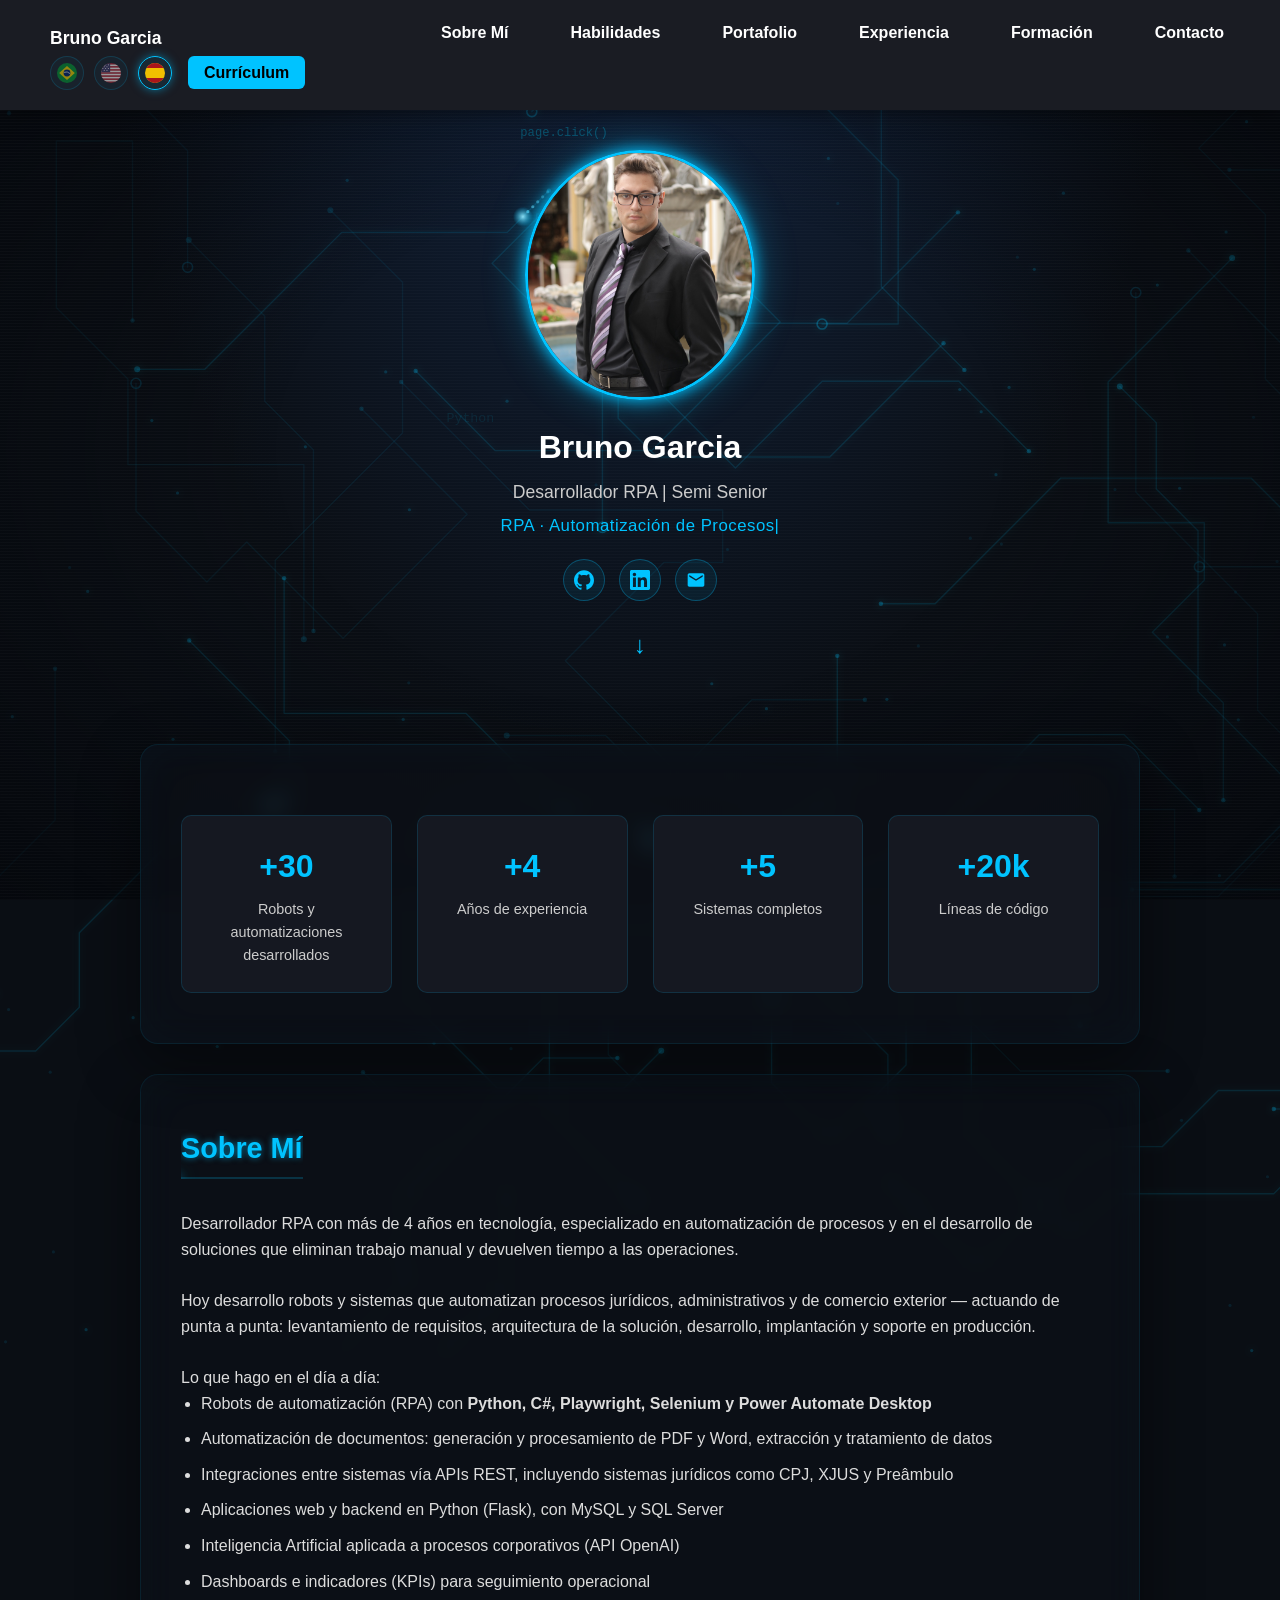
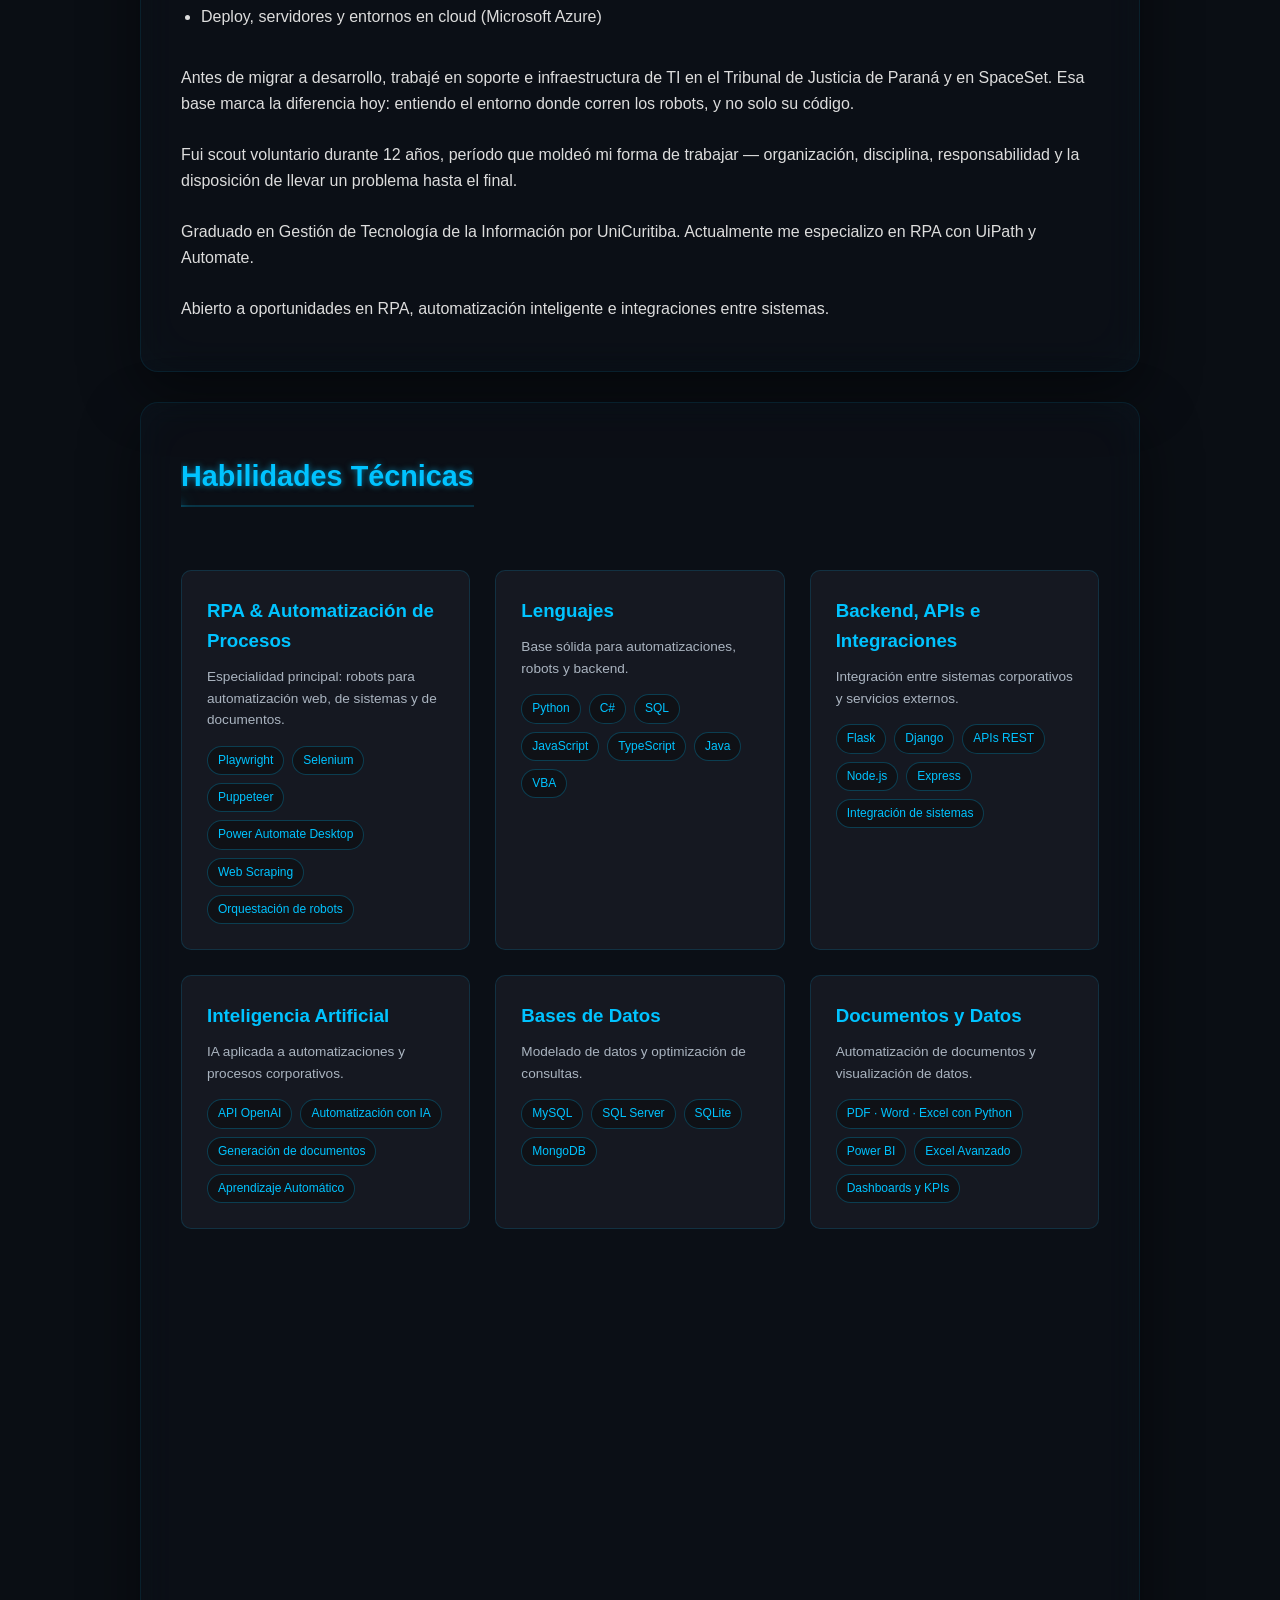
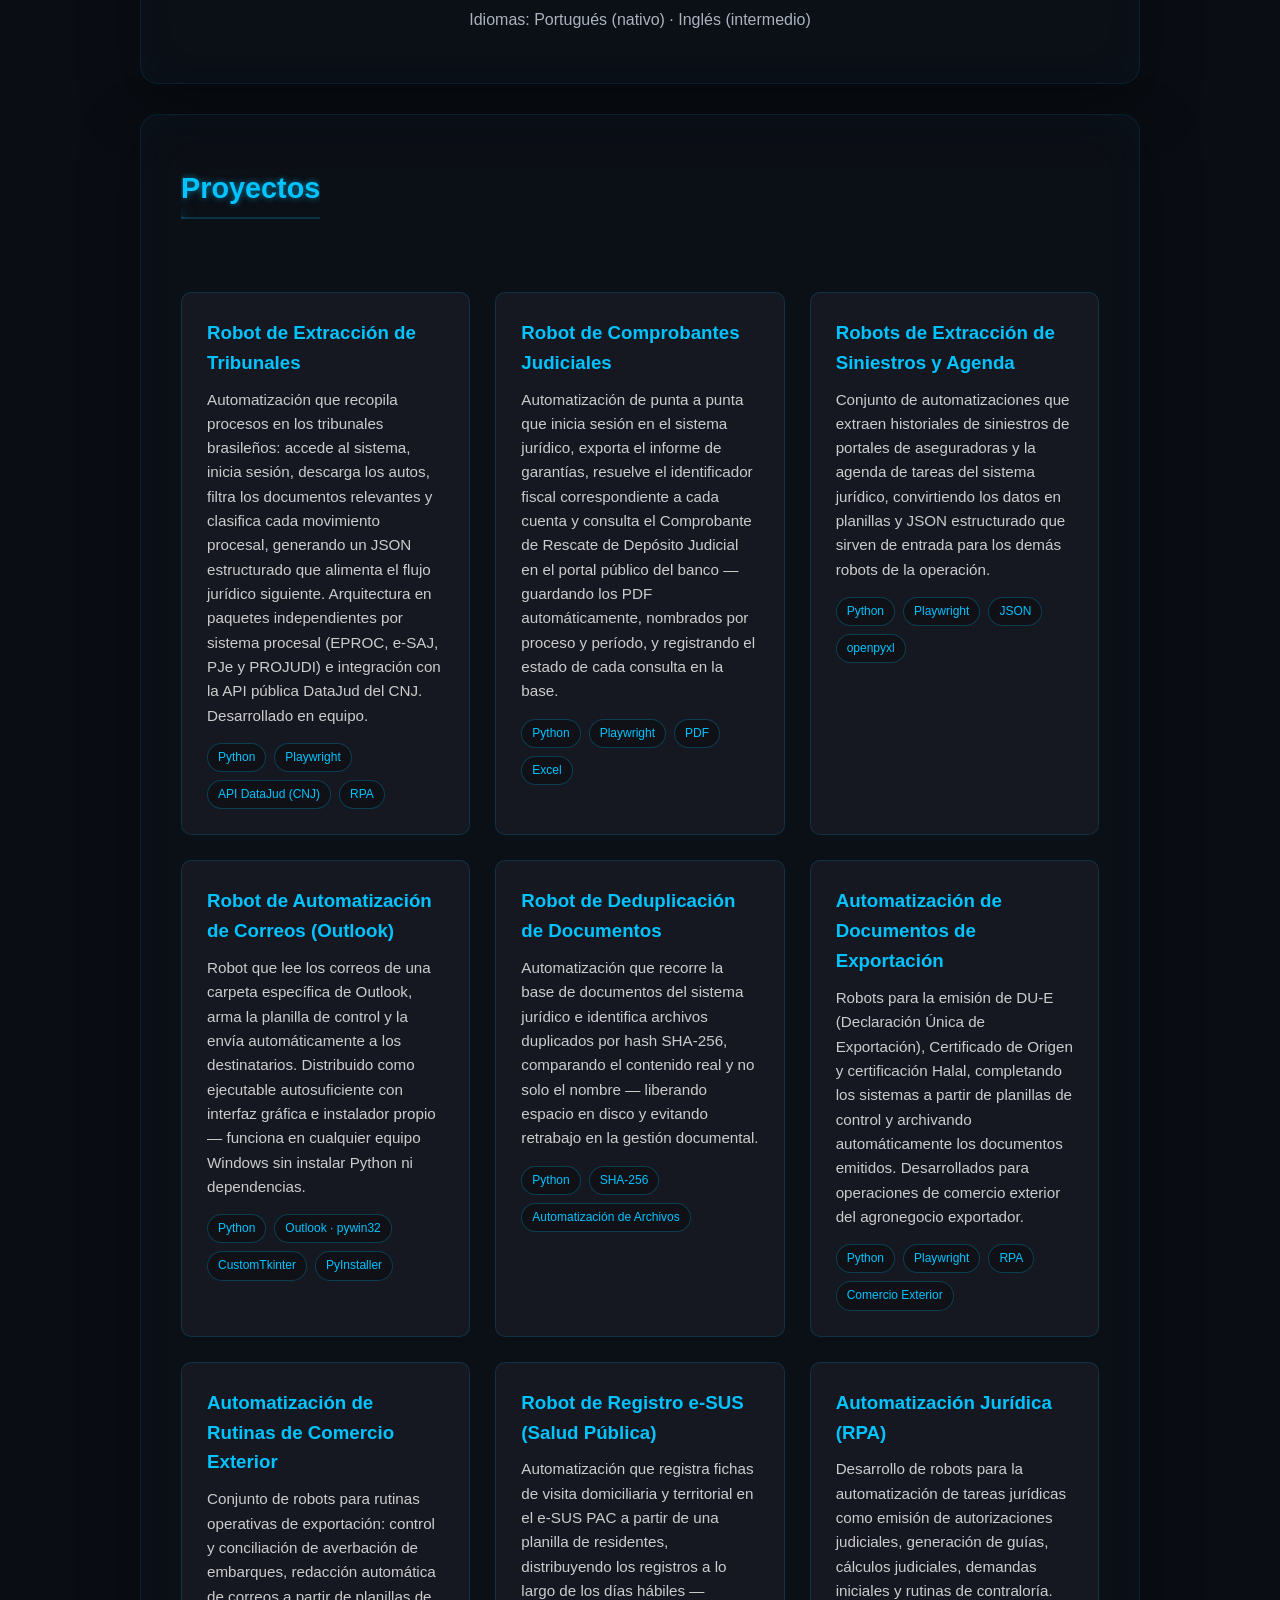
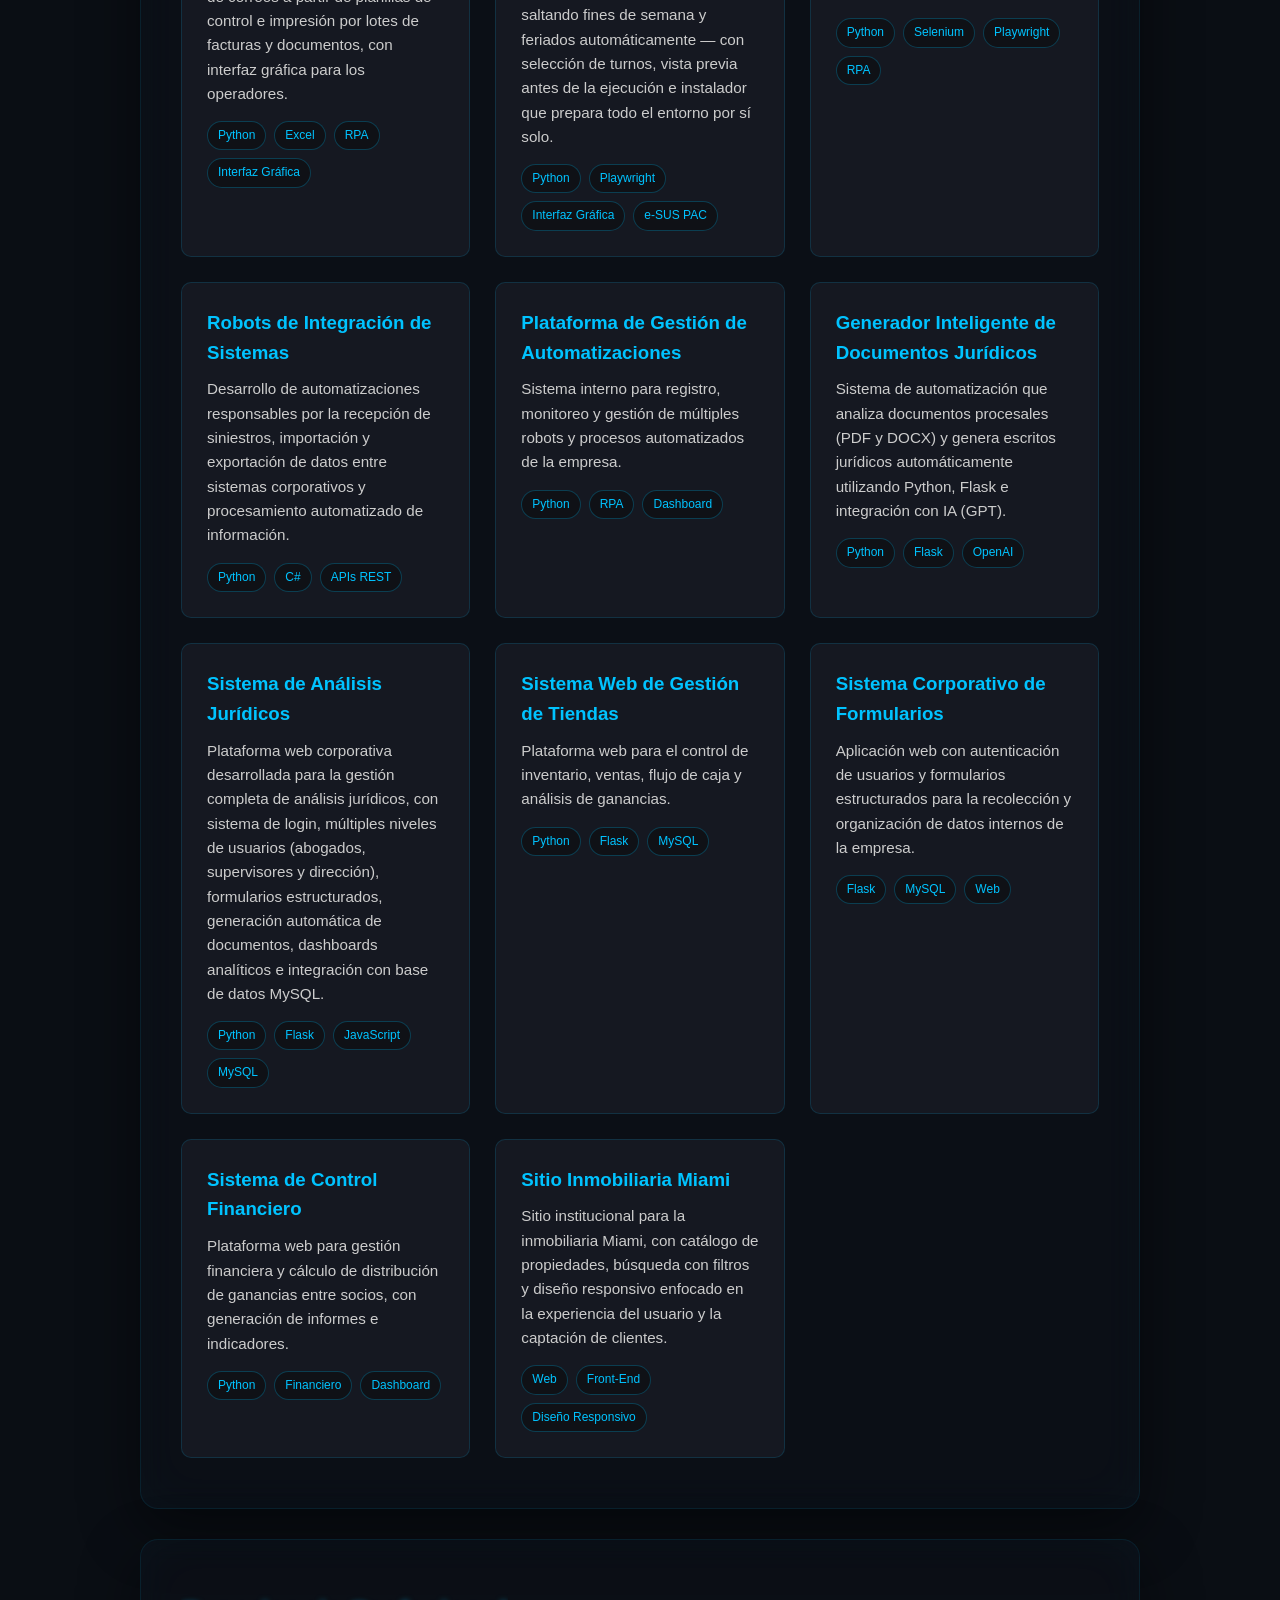
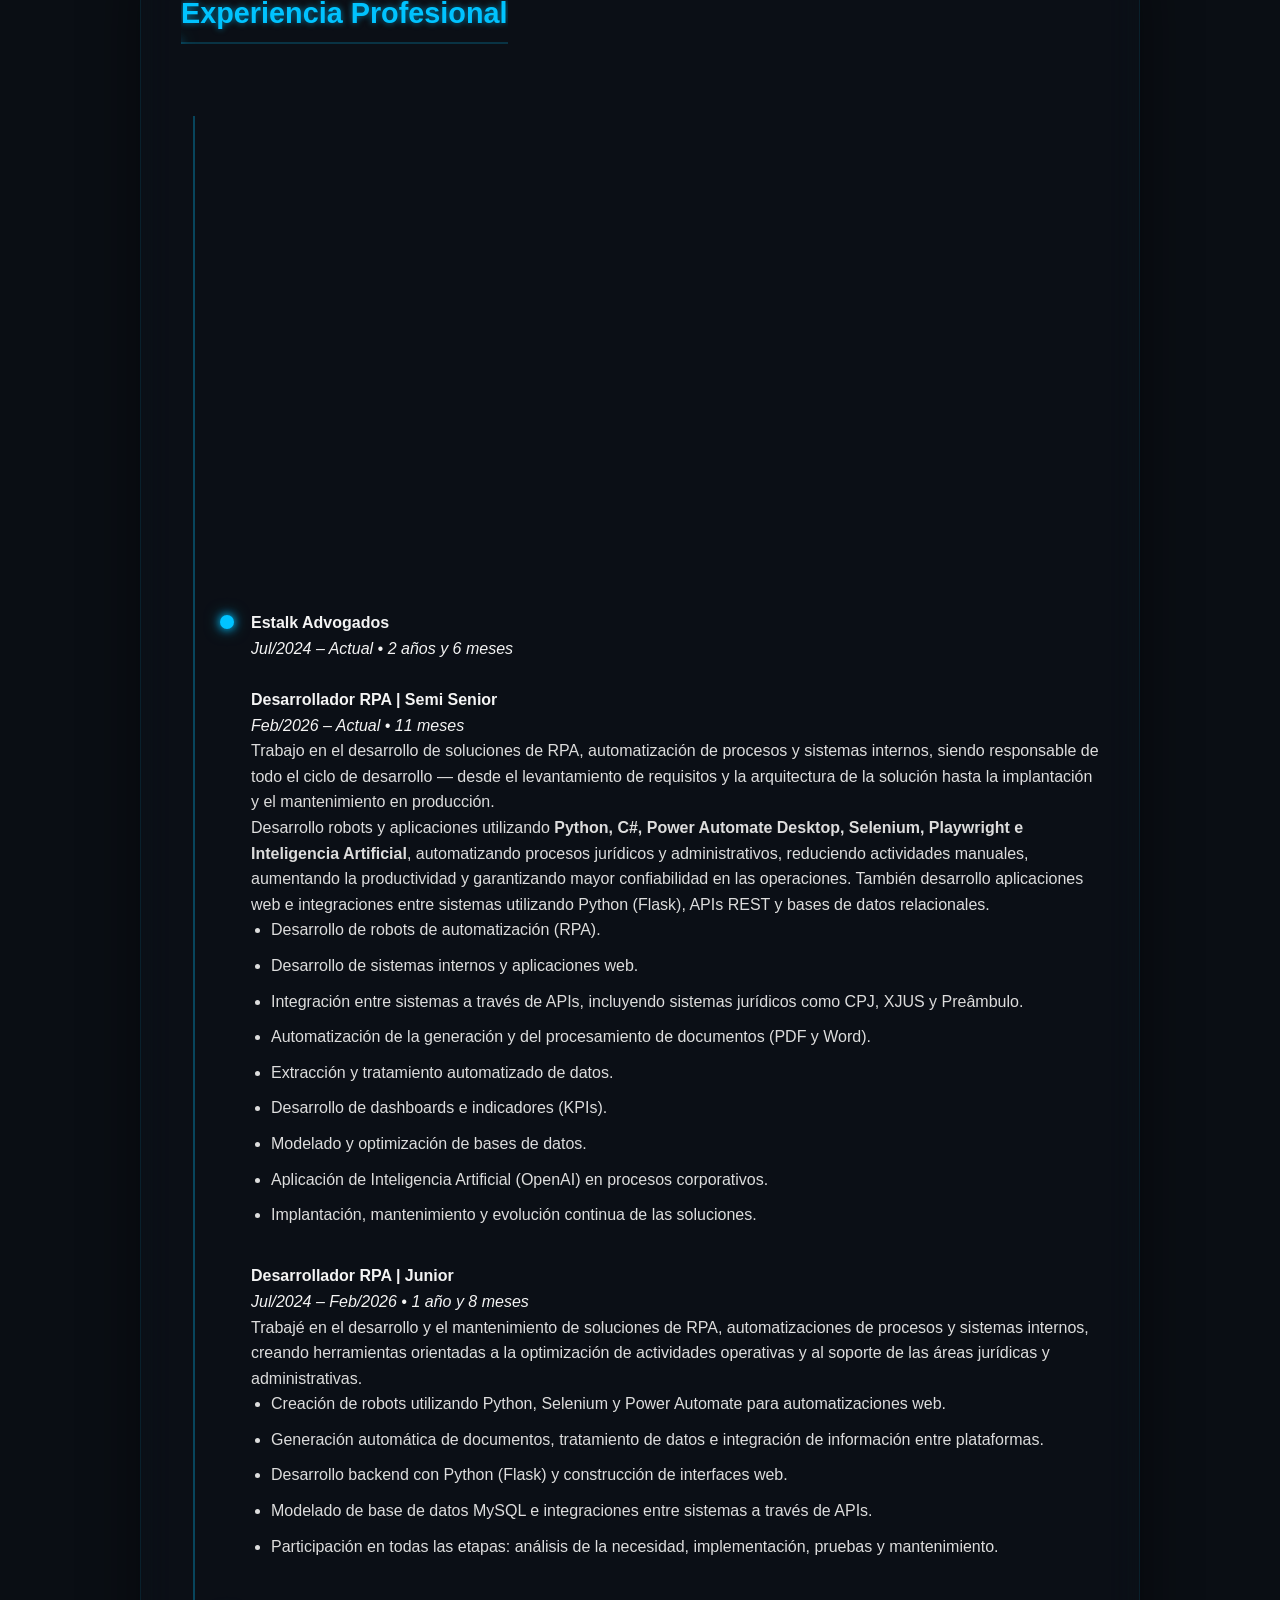
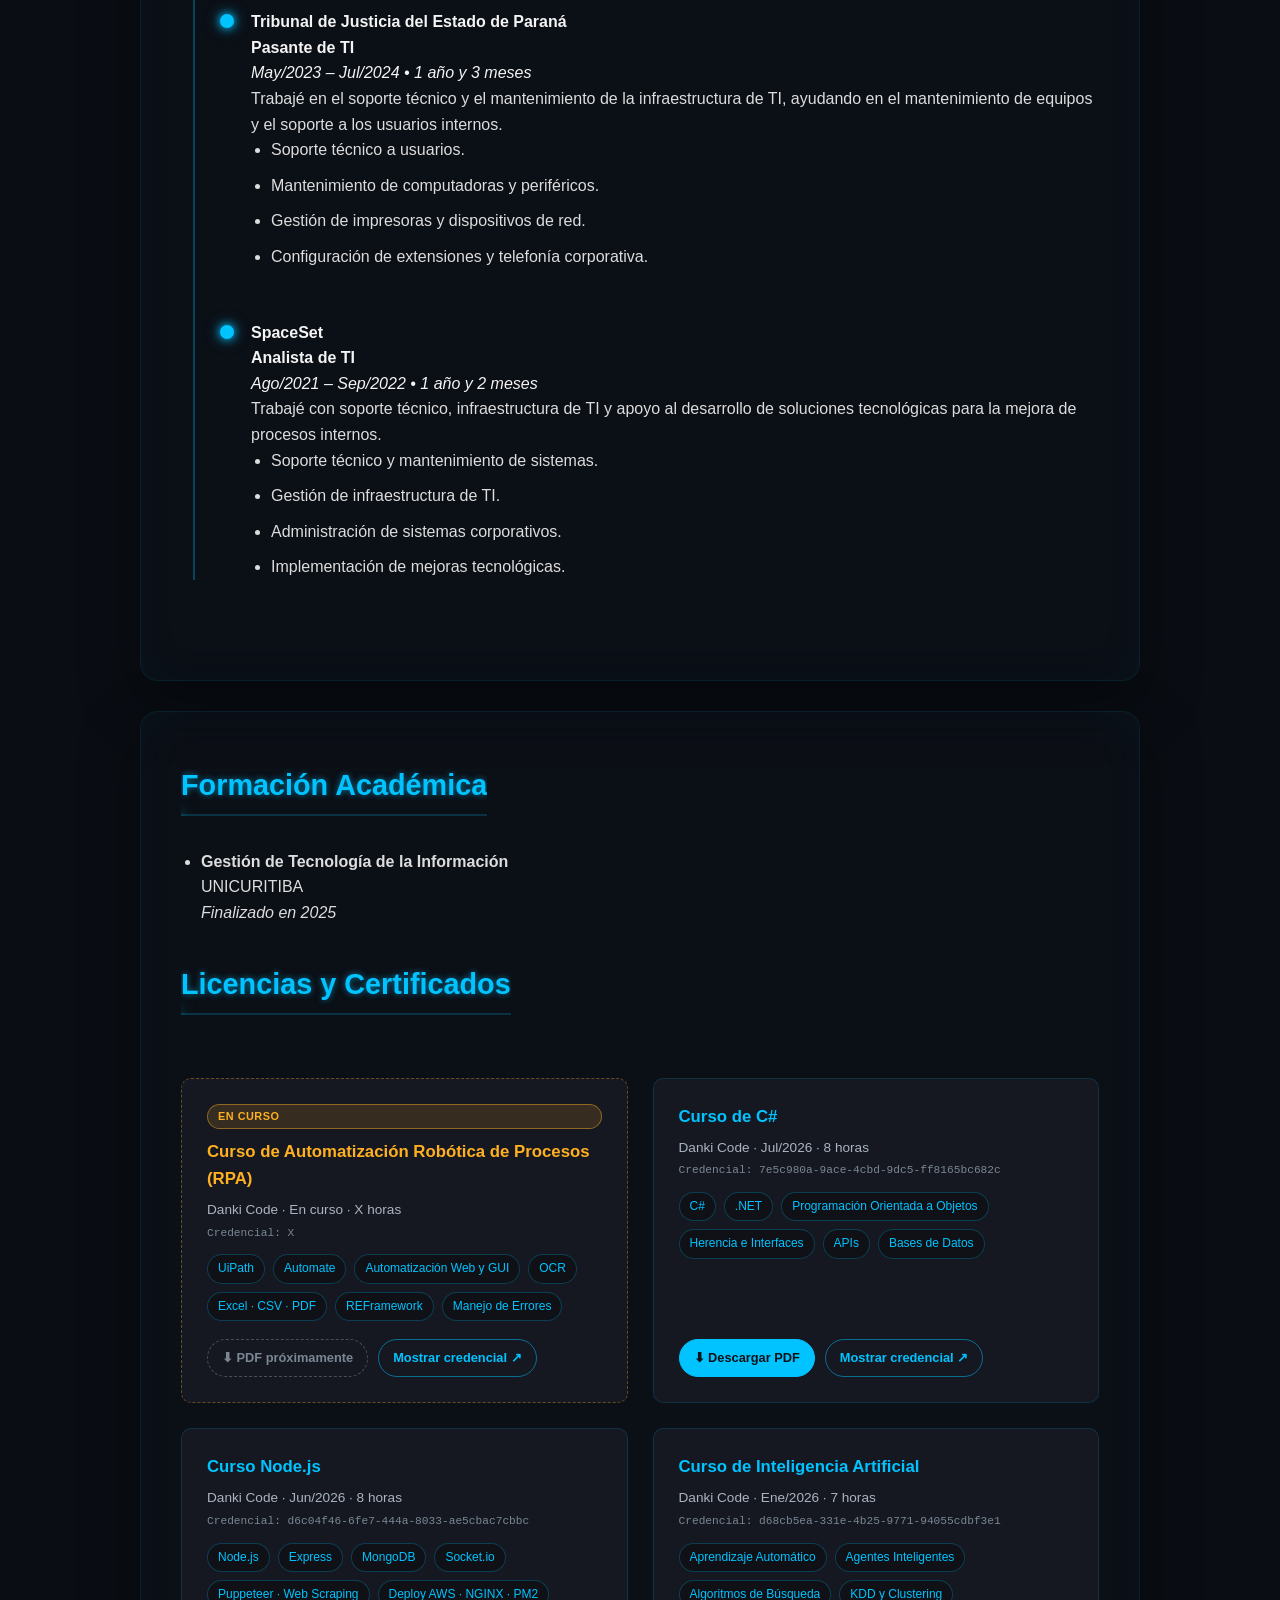
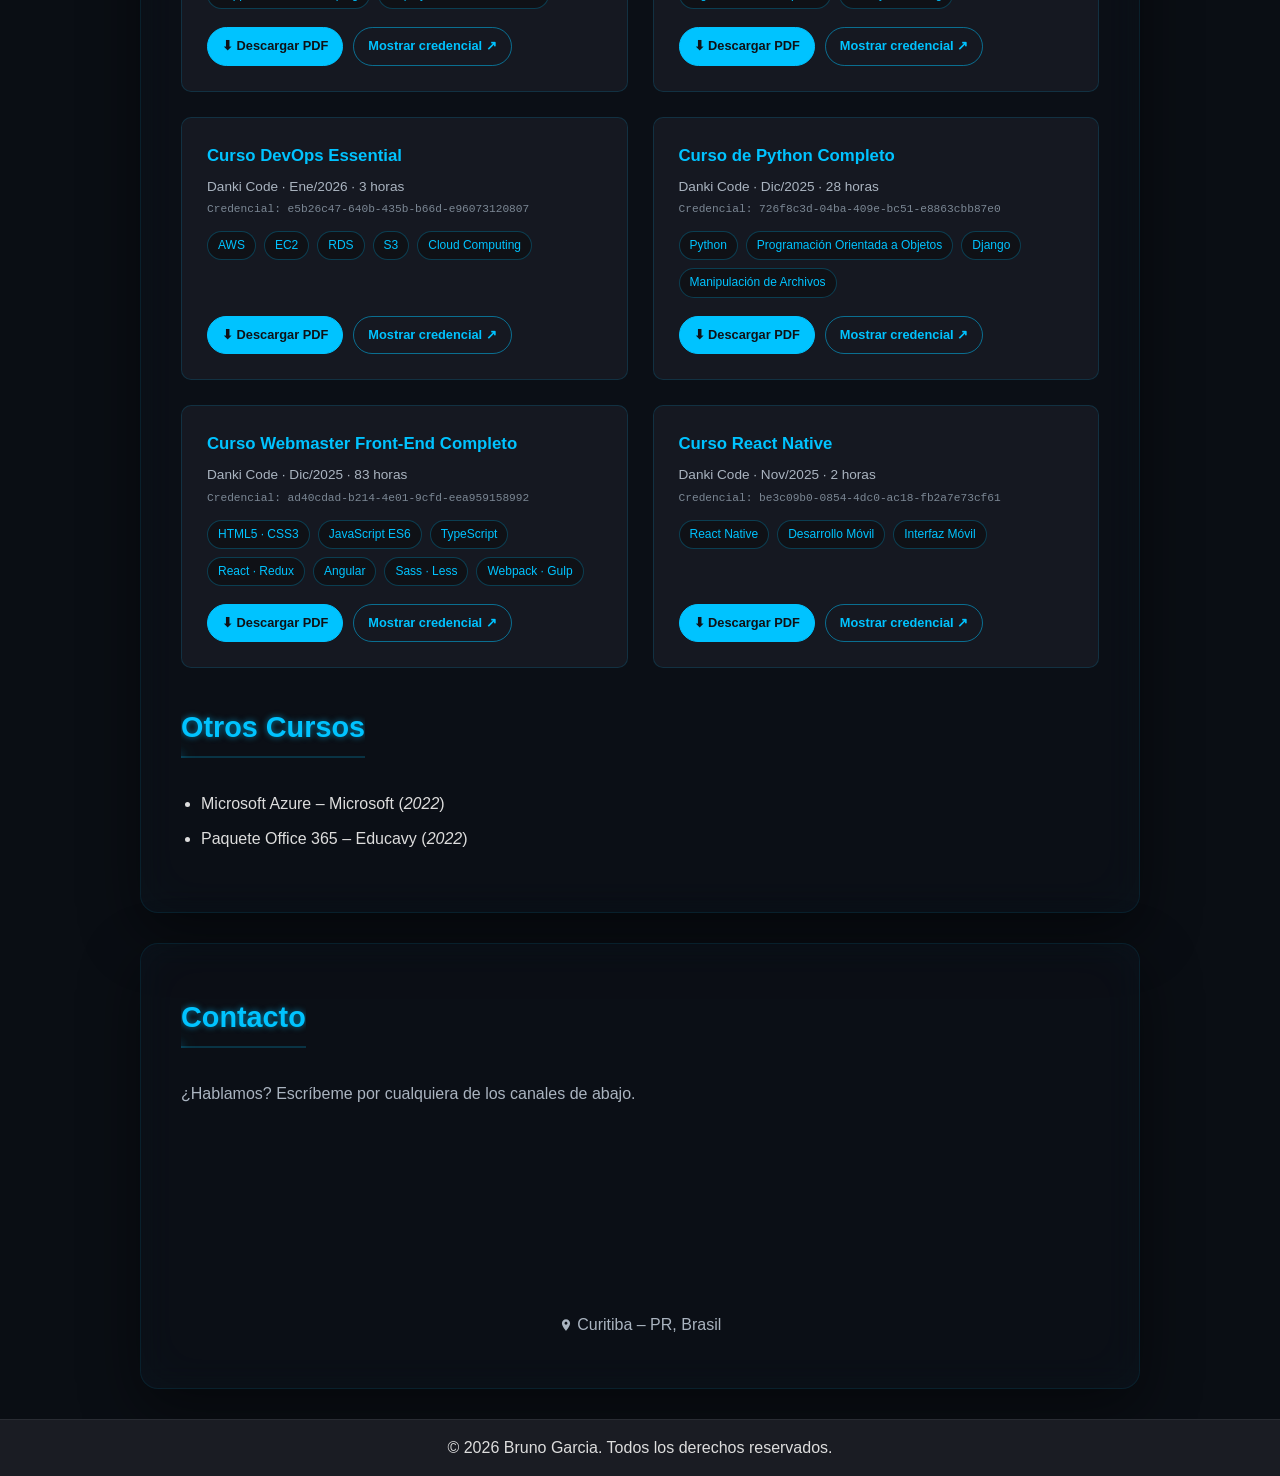
<file: index-es.html>
<!-- index-es.html -->
<!DOCTYPE html>
<html lang="es">
<head>
    <meta charset="UTF-8" />
    <meta name="viewport" content="width=device-width, initial-scale=1.0" />
    <title>Bruno Garcia | Desarrollador RPA</title>
    <meta name="description" content="Bruno Garcia — Desarrollador RPA | Semi Senior, en Curitiba/PR, Brasil. Automatización de procesos con Python, C#, Playwright, Selenium y Power Automate Desktop, integraciones vía APIs REST e IA aplicada a procesos corporativos." />
    <meta name="theme-color" content="#0a0e14" />
    <link rel="canonical" href="https://bruno-z-garcia.github.io/Curriculo-Bruno-Garcia/index-es.html" />
    <link rel="alternate" hreflang="pt-BR" href="https://bruno-z-garcia.github.io/Curriculo-Bruno-Garcia/" />
    <link rel="alternate" hreflang="en" href="https://bruno-z-garcia.github.io/Curriculo-Bruno-Garcia/index-en.html" />
    <link rel="alternate" hreflang="es" href="https://bruno-z-garcia.github.io/Curriculo-Bruno-Garcia/index-es.html" />

    <!-- Open Graph: vista previa al compartir el enlace (LinkedIn, WhatsApp, etc.) -->
    <meta property="og:type" content="website" />
    <meta property="og:title" content="Bruno Garcia | Desarrollador RPA" />
    <meta property="og:description" content="Desarrollador RPA | Semi Senior en Curitiba/PR, Brasil. Automatización de procesos con Python, C#, Playwright, Selenium y Power Automate Desktop, APIs REST e IA aplicada a procesos corporativos." />
    <meta property="og:url" content="https://bruno-z-garcia.github.io/Curriculo-Bruno-Garcia/index-es.html" />
    <meta property="og:image" content="https://bruno-z-garcia.github.io/Curriculo-Bruno-Garcia/assets/Foto_perfil.jpg" />
    <meta property="og:locale" content="es_ES" />
    <meta name="twitter:card" content="summary" />
    <meta name="twitter:title" content="Bruno Garcia | Desarrollador RPA" />
    <meta name="twitter:description" content="Desarrollador RPA | Semi Senior en Curitiba/PR, Brasil. Automatización de procesos con Python, C#, Playwright, Selenium y Power Automate Desktop, APIs REST e IA." />
    <meta name="twitter:image" content="https://bruno-z-garcia.github.io/Curriculo-Bruno-Garcia/assets/Foto_perfil.jpg" />

    <link rel="icon" type="image/png" href="favicon.png">

    <script type="application/ld+json">
    {
        "@context": "https://schema.org",
        "@type": "Person",
        "name": "Bruno Garcia",
        "jobTitle": "Desarrollador RPA",
        "url": "https://bruno-z-garcia.github.io/Curriculo-Bruno-Garcia/index-es.html",
        "image": "https://bruno-z-garcia.github.io/Curriculo-Bruno-Garcia/assets/Foto_perfil.jpg",
        "email": "mailto:bg5306453@gmail.com",
        "telephone": "+55 41 99847-6818",
        "address": {
            "@type": "PostalAddress",
            "addressLocality": "Curitiba",
            "addressRegion": "PR",
            "addressCountry": "BR"
        },
        "alumniOf": "UniCuritiba",
        "sameAs": [
            "https://www.linkedin.com/in/bruno-garcia-b0013a254/",
            "https://github.com/Bruno-Z-Garcia"
        ],
        "knowsAbout": ["RPA", "Automatización de Procesos", "Python", "C#", "Playwright", "Selenium", "Power Automate", "APIs REST", "Inteligencia Artificial", "MySQL", "SQL Server", "Microsoft Azure"]
    }
    </script>
    <link rel="stylesheet" href="style.css" />
    <script>document.documentElement.classList.add("js");</script>

</head>
<body>
    <div id="circuito-fundo" class="circuito-camada" aria-hidden="true"></div>
    <div id="circuito-frente" class="circuito-camada" aria-hidden="true"></div>
    <div id="circuito-glow" class="circuito-camada" aria-hidden="true"></div>
    <canvas id="bg-canvas" aria-hidden="true"></canvas>
    <div id="bg-overlay" aria-hidden="true"></div>
    <div id="barra-progresso" aria-hidden="true"></div>
    <nav class="navbar">
    <div class="logo">Bruno Garcia</div>
    <button class="menu-toggle" onclick="toggleMenu()" aria-label="Abrir menú" aria-expanded="false" aria-controls="menu">☰</button>
    <ul class="menu" id="menu">
            <li><a href="#sobre">Sobre Mí</a></li>
            <li><a href="#habilidades">Habilidades</a></li>
            <li><a href="#projetos">Portafolio</a></li>
            <li><a href="#experiencias">Experiencia</a></li>
            <li><a href="#formacao">Formación</a></li>
            <li><a href="#contato">Contacto</a></li>
            <li class="mobile-download">
        <a href="assets/Bruno_Garcia_Curriculum_ES.pdf" download target="_blank">Currículum</a>
    </li>
    </ul>
    <div class="navbar-acoes">
        <div class="lang-toggle" aria-label="Idioma del sitio">
            <a href="index.html" class="lang-btn" title="Português (Brasil)" aria-label="Português (Brasil)">
                <span class="lang-bandeira" aria-hidden="true"><svg viewBox="0 0 24 24"><rect width="24" height="24" fill="#009b3a"/><path d="M12 3.6 21.4 12 12 20.4 2.6 12z" fill="#fedf00"/><circle cx="12" cy="12" r="4.1" fill="#002776"/><path d="M8.3 11.3a6.6 6.6 0 0 1 7.4 1.5" stroke="#ffffff" stroke-width=".9" fill="none"/></svg></span>
            </a>
            <a href="index-en.html" class="lang-btn" title="English (US)" aria-label="English (US)">
                <span class="lang-bandeira" aria-hidden="true"><svg viewBox="0 0 24 24"><rect width="24" height="24" fill="#b22234"/><g fill="#ffffff"><rect y="1.85" width="24" height="1.85"/><rect y="5.54" width="24" height="1.85"/><rect y="9.23" width="24" height="1.85"/><rect y="12.92" width="24" height="1.85"/><rect y="16.62" width="24" height="1.85"/><rect y="20.31" width="24" height="1.85"/></g><rect width="11" height="11.08" fill="#3c3b6e"/><g fill="#ffffff"><circle cx="2.2" cy="2.2" r=".65"/><circle cx="5.5" cy="2.2" r=".65"/><circle cx="8.8" cy="2.2" r=".65"/><circle cx="3.85" cy="4.4" r=".65"/><circle cx="7.15" cy="4.4" r=".65"/><circle cx="2.2" cy="6.6" r=".65"/><circle cx="5.5" cy="6.6" r=".65"/><circle cx="8.8" cy="6.6" r=".65"/><circle cx="3.85" cy="8.8" r=".65"/><circle cx="7.15" cy="8.8" r=".65"/></g></svg></span>
            </a>
            <a href="index-es.html" class="lang-btn lang-ativo" title="Español" aria-label="Español" aria-current="true">
                <span class="lang-bandeira" aria-hidden="true"><svg viewBox="0 0 24 24"><rect width="24" height="24" fill="#f1bf00"/><rect width="24" height="6" fill="#aa151b"/><rect y="18" width="24" height="6" fill="#aa151b"/></svg></span>
            </a>
        </div>
        <div class="curriculo-download desktop-only">
            <a href="assets/Bruno_Garcia_Curriculum_ES.pdf" download target="_blank">Currículum</a>
        </div>
    </div>
    </nav>
    <header>
    <div class="container">
        <img src="assets/Foto_perfil.jpg" alt="Foto de Bruno Garcia" class="foto-perfil" width="230" height="250" />
        <h1>Bruno Garcia</h1>
        <p class="subtitulo">Desarrollador RPA | Semi Senior</p>
        <p class="typewriter-linha"><span id="typewriter"></span><span class="cursor">|</span></p>
        <div class="social-links">
            <a href="https://github.com/Bruno-Z-Garcia" target="_blank" rel="noopener" aria-label="GitHub" title="GitHub">
                <svg viewBox="0 0 24 24" width="20" height="20" fill="currentColor" aria-hidden="true"><path d="M12 .297c-6.63 0-12 5.373-12 12 0 5.303 3.438 9.8 8.205 11.385.6.113.82-.258.82-.577 0-.285-.01-1.04-.015-2.04-3.338.724-4.042-1.61-4.042-1.61C4.422 18.07 3.633 17.7 3.633 17.7c-1.087-.744.084-.729.084-.729 1.205.084 1.838 1.236 1.838 1.236 1.07 1.835 2.809 1.305 3.495.998.108-.776.417-1.305.76-1.605-2.665-.3-5.466-1.332-5.466-5.93 0-1.31.465-2.38 1.235-3.22-.135-.303-.54-1.523.105-3.176 0 0 1.005-.322 3.3 1.23.96-.267 1.98-.399 3-.405 1.02.006 2.04.138 3 .405 2.28-1.552 3.285-1.23 3.285-1.23.645 1.653.24 2.873.12 3.176.765.84 1.23 1.91 1.23 3.22 0 4.61-2.805 5.625-5.475 5.92.42.36.81 1.096.81 2.22 0 1.606-.015 2.896-.015 3.286 0 .315.21.69.825.57C20.565 22.092 24 17.592 24 12.297c0-6.627-5.373-12-12-12"/></svg>
            </a>
            <a href="https://www.linkedin.com/in/bruno-garcia-b0013a254/" target="_blank" rel="noopener" aria-label="LinkedIn" title="LinkedIn">
                <svg viewBox="0 0 24 24" width="20" height="20" fill="currentColor" aria-hidden="true"><path d="M20.447 20.452h-3.554v-5.569c0-1.328-.027-3.037-1.852-3.037-1.853 0-2.136 1.445-2.136 2.939v5.667H9.351V9h3.414v1.561h.046c.477-.9 1.637-1.85 3.37-1.85 3.601 0 4.267 2.37 4.267 5.455v6.286zM5.337 7.433c-1.144 0-2.063-.926-2.063-2.065 0-1.138.92-2.063 2.063-2.063 1.14 0 2.064.925 2.064 2.063 0 1.139-.925 2.065-2.064 2.065zm1.782 13.019H3.555V9h3.564v11.452zM22.225 0H1.771C.792 0 0 .774 0 1.729v20.542C0 23.227.792 24 1.771 24h20.451C23.2 24 24 23.227 24 22.271V1.729C24 .774 23.2 0 22.225 0z"/></svg>
            </a>
            <a href="mailto:bg5306453@gmail.com" aria-label="Email" title="Email">
                <svg viewBox="0 0 24 24" width="20" height="20" fill="currentColor" aria-hidden="true"><path d="M20 4H4c-1.1 0-1.99.9-1.99 2L2 18c0 1.1.9 2 2 2h16c1.1 0 2-.9 2-2V6c0-1.1-.9-2-2-2zm0 4-8 5-8-5V6l8 5 8-5v2z"/></svg>
            </a>
        </div>
        <a href="#metricas" class="scroll-indicador" aria-label="Desplazarse a la siguiente sección">↓</a>
    </div>
</header>
<section id="metricas">
<div class="container">

<div class="metricas-grid">

<div class="metrica">
<h3 class="contador" data-valor="30" data-prefixo="+">+30</h3>
<p>Robots y automatizaciones desarrollados</p>
</div>

<div class="metrica">
<h3 class="contador" data-valor="4" data-prefixo="+">+4</h3>
<p>Años de experiencia</p>
</div>

<div class="metrica">
<h3 class="contador" data-valor="5" data-prefixo="+">+5</h3>
<p>Sistemas completos</p>
</div>

<div class="metrica">
<h3 class="contador" data-valor="20" data-prefixo="+" data-sufixo="k">+20k</h3>
<p>Líneas de código</p>
</div>

</div>

</div>
</section>
    <section id="sobre" class="reveal">
    <div class="container">
        <h2>Sobre Mí</h2>

        <p>
            Desarrollador RPA con más de 4 años en tecnología, especializado en automatización de procesos y en el
            desarrollo de soluciones que eliminan trabajo manual y devuelven tiempo a las operaciones.
        </p>

        <br>

        <p>
            Hoy desarrollo robots y sistemas que automatizan procesos jurídicos, administrativos y de comercio
            exterior — actuando de punta a punta: levantamiento de requisitos, arquitectura de la solución,
            desarrollo, implantación y soporte en producción.
        </p>

        <br>

        <p>Lo que hago en el día a día:</p>

        <ul class="sobre-lista">
            <li>Robots de automatización (RPA) con <strong>Python, C#, Playwright, Selenium y Power Automate Desktop</strong></li>
            <li>Automatización de documentos: generación y procesamiento de PDF y Word, extracción y tratamiento de datos</li>
            <li>Integraciones entre sistemas vía APIs REST, incluyendo sistemas jurídicos como CPJ, XJUS y Preâmbulo</li>
            <li>Aplicaciones web y backend en Python (Flask), con MySQL y SQL Server</li>
            <li>Inteligencia Artificial aplicada a procesos corporativos (API OpenAI)</li>
            <li>Dashboards e indicadores (KPIs) para seguimiento operacional</li>
            <li>Deploy, servidores y entornos en cloud (Microsoft Azure)</li>
        </ul>

        <br>

        <p>
            Antes de migrar a desarrollo, trabajé en soporte e infraestructura de TI en el Tribunal de Justicia de
            Paraná y en SpaceSet. Esa base marca la diferencia hoy: entiendo el entorno donde corren los robots,
            y no solo su código.
        </p>

        <br>

        <p>
            Fui scout voluntario durante 12 años, período que moldeó mi forma de trabajar — organización, disciplina,
            responsabilidad y la disposición de llevar un problema hasta el final.
        </p>

        <br>

        <p>
            Graduado en Gestión de Tecnología de la Información por UniCuritiba. Actualmente me especializo en RPA
            con UiPath y Automate.
        </p>

        <br>

        <p>
            Abierto a oportunidades en RPA, automatización inteligente e integraciones entre sistemas.
        </p>

    </div>
</section>
<section id="habilidades" class="reveal">
  <div class="container">
    <h2>Habilidades Técnicas</h2>

    <div class="projetos-grid habilidades-grid">

      <div class="projeto-card">
        <h3>RPA &amp; Automatización de Procesos</h3>
        <p>Especialidad principal: robots para automatización web, de sistemas y de documentos.</p>
        <div class="tech">
          <span>Playwright</span>
          <span>Selenium</span>
          <span>Puppeteer</span>
          <span>Power Automate Desktop</span>
          <span>Web Scraping</span>
          <span>Orquestación de robots</span>
        </div>
      </div>

      <div class="projeto-card">
        <h3>Lenguajes</h3>
        <p>Base sólida para automatizaciones, robots y backend.</p>
        <div class="tech">
          <span>Python</span>
          <span>C#</span>
          <span>SQL</span>
          <span>JavaScript</span>
          <span>TypeScript</span>
          <span>Java</span>
          <span>VBA</span>
        </div>
      </div>

      <div class="projeto-card">
        <h3>Backend, APIs e Integraciones</h3>
        <p>Integración entre sistemas corporativos y servicios externos.</p>
        <div class="tech">
          <span>Flask</span>
          <span>Django</span>
          <span>APIs REST</span>
          <span>Node.js</span>
          <span>Express</span>
          <span>Integración de sistemas</span>
        </div>
      </div>

      <div class="projeto-card">
        <h3>Inteligencia Artificial</h3>
        <p>IA aplicada a automatizaciones y procesos corporativos.</p>
        <div class="tech">
          <span>API OpenAI</span>
          <span>Automatización con IA</span>
          <span>Generación de documentos</span>
          <span>Aprendizaje Automático</span>
        </div>
      </div>

      <div class="projeto-card">
        <h3>Bases de Datos</h3>
        <p>Modelado de datos y optimización de consultas.</p>
        <div class="tech">
          <span>MySQL</span>
          <span>SQL Server</span>
          <span>SQLite</span>
          <span>MongoDB</span>
        </div>
      </div>

      <div class="projeto-card">
        <h3>Documentos y Datos</h3>
        <p>Automatización de documentos y visualización de datos.</p>
        <div class="tech">
          <span>PDF · Word · Excel con Python</span>
          <span>Power BI</span>
          <span>Excel Avanzado</span>
          <span>Dashboards y KPIs</span>
        </div>
      </div>

      <div class="projeto-card">
        <h3>Web &amp; Front-End</h3>
        <p>Interfaces para sistemas internos y sitios web.</p>
        <div class="tech">
          <span>HTML</span>
          <span>CSS</span>
          <span>Sass</span>
          <span>Bootstrap</span>
          <span>React</span>
          <span>Angular</span>
        </div>
      </div>

      <div class="projeto-card">
        <h3>DevOps &amp; Cloud</h3>
        <p>Deploy y soporte de robots y sistemas en producción.</p>
        <div class="tech">
          <span>Git · GitHub</span>
          <span>Deploy de aplicaciones</span>
          <span>Microsoft Azure</span>
          <span>AWS (EC2 · RDS · S3)</span>
          <span>NGINX · PM2</span>
        </div>
      </div>

    </div>

    <p class="idiomas-nota">Idiomas: Portugués (nativo) · Inglés (intermedio)</p>
  </div>
</section>
<section id="projetos" class="reveal">
<div class="container">

<h2>Proyectos</h2>

<div class="projetos-grid">

<div class="projeto-card">
<h3>Robot de Extracción de Tribunales</h3>
<p>
Automatización que recopila procesos en los tribunales brasileños: accede al sistema, inicia sesión, descarga los autos, filtra los documentos relevantes y clasifica cada movimiento procesal, generando un JSON estructurado que alimenta el flujo jurídico siguiente. Arquitectura en paquetes independientes por sistema procesal (EPROC, e-SAJ, PJe y PROJUDI) e integración con la API pública DataJud del CNJ. Desarrollado en equipo.
</p>

<div class="tech">
<span>Python</span>
<span>Playwright</span>
<span>API DataJud (CNJ)</span>
<span>RPA</span>
</div>
</div>


<div class="projeto-card">
<h3>Robot de Comprobantes Judiciales</h3>
<p>
Automatización de punta a punta que inicia sesión en el sistema jurídico, exporta el informe de garantías, resuelve el identificador fiscal correspondiente a cada cuenta y consulta el Comprobante de Rescate de Depósito Judicial en el portal público del banco — guardando los PDF automáticamente, nombrados por proceso y período, y registrando el estado de cada consulta en la base.
</p>

<div class="tech">
<span>Python</span>
<span>Playwright</span>
<span>PDF</span>
<span>Excel</span>
</div>
</div>


<div class="projeto-card">
<h3>Robots de Extracción de Siniestros y Agenda</h3>
<p>
Conjunto de automatizaciones que extraen historiales de siniestros de portales de aseguradoras y la agenda de tareas del sistema jurídico, convirtiendo los datos en planillas y JSON estructurado que sirven de entrada para los demás robots de la operación.
</p>

<div class="tech">
<span>Python</span>
<span>Playwright</span>
<span>JSON</span>
<span>openpyxl</span>
</div>
</div>


<div class="projeto-card">
<h3>Robot de Automatización de Correos (Outlook)</h3>
<p>
Robot que lee los correos de una carpeta específica de Outlook, arma la planilla de control y la envía automáticamente a los destinatarios. Distribuido como ejecutable autosuficiente con interfaz gráfica e instalador propio — funciona en cualquier equipo Windows sin instalar Python ni dependencias.
</p>

<div class="tech">
<span>Python</span>
<span>Outlook · pywin32</span>
<span>CustomTkinter</span>
<span>PyInstaller</span>
</div>
</div>


<div class="projeto-card">
<h3>Robot de Deduplicación de Documentos</h3>
<p>
Automatización que recorre la base de documentos del sistema jurídico e identifica archivos duplicados por hash SHA-256, comparando el contenido real y no solo el nombre — liberando espacio en disco y evitando retrabajo en la gestión documental.
</p>

<div class="tech">
<span>Python</span>
<span>SHA-256</span>
<span>Automatización de Archivos</span>
</div>
</div>


<div class="projeto-card">
<h3>Automatización de Documentos de Exportación</h3>
<p>
Robots para la emisión de DU-E (Declaración Única de Exportación), Certificado de Origen y certificación Halal, completando los sistemas a partir de planillas de control y archivando automáticamente los documentos emitidos. Desarrollados para operaciones de comercio exterior del agronegocio exportador.
</p>

<div class="tech">
<span>Python</span>
<span>Playwright</span>
<span>RPA</span>
<span>Comercio Exterior</span>
</div>
</div>


<div class="projeto-card">
<h3>Automatización de Rutinas de Comercio Exterior</h3>
<p>
Conjunto de robots para rutinas operativas de exportación: control y conciliación de averbación de embarques, redacción automática de correos a partir de planillas de control e impresión por lotes de facturas y documentos, con interfaz gráfica para los operadores.
</p>

<div class="tech">
<span>Python</span>
<span>Excel</span>
<span>RPA</span>
<span>Interfaz Gráfica</span>
</div>
</div>


<div class="projeto-card">
<h3>Robot de Registro e-SUS (Salud Pública)</h3>
<p>
Automatización que registra fichas de visita domiciliaria y territorial en el e-SUS PAC a partir de una planilla de residentes, distribuyendo los registros a lo largo de los días hábiles — saltando fines de semana y feriados automáticamente — con selección de turnos, vista previa antes de la ejecución e instalador que prepara todo el entorno por sí solo.
</p>

<div class="tech">
<span>Python</span>
<span>Playwright</span>
<span>Interfaz Gráfica</span>
<span>e-SUS PAC</span>
</div>
</div>


<div class="projeto-card">
<h3>Automatización Jurídica (RPA)</h3>
<p>
Desarrollo de robots para la automatización de tareas jurídicas como emisión de autorizaciones judiciales, generación de guías, cálculos judiciales, demandas iniciales y rutinas de contraloría.
</p>

<div class="tech">
<span>Python</span>
<span>Selenium</span>
<span>Playwright</span>
<span>RPA</span>
</div>
</div>


<div class="projeto-card">
<h3>Robots de Integración de Sistemas</h3>
<p>
Desarrollo de automatizaciones responsables por la recepción de siniestros, importación y exportación de datos entre sistemas corporativos y procesamiento automatizado de información.
</p>

<div class="tech">
<span>Python</span>
<span>C#</span>
<span>APIs REST</span>
</div>
</div>


<div class="projeto-card">
<h3>Plataforma de Gestión de Automatizaciones</h3>
<p>
Sistema interno para registro, monitoreo y gestión de múltiples robots y procesos automatizados de la empresa.
</p>

<div class="tech">
<span>Python</span>
<span>RPA</span>
<span>Dashboard</span>
</div>
</div>


<div class="projeto-card">
<h3>Generador Inteligente de Documentos Jurídicos</h3>
<p>
Sistema de automatización que analiza documentos procesales (PDF y DOCX) y genera escritos jurídicos automáticamente utilizando Python, Flask e integración con IA (GPT).
</p>

<div class="tech">
<span>Python</span>
<span>Flask</span>
<span>OpenAI</span>
</div>
</div>


<div class="projeto-card">
<h3>Sistema de Análisis Jurídicos</h3>
<p>
Plataforma web corporativa desarrollada para la gestión completa de análisis jurídicos, con sistema de login, múltiples niveles de usuarios (abogados, supervisores y dirección), formularios estructurados, generación automática de documentos, dashboards analíticos e integración con base de datos MySQL.
</p>

<div class="tech">
<span>Python</span>
<span>Flask</span>
<span>JavaScript</span>
<span>MySQL</span>
</div>
</div>


<div class="projeto-card">
<h3>Sistema Web de Gestión de Tiendas</h3>
<p>
Plataforma web para el control de inventario, ventas, flujo de caja y análisis de ganancias.
</p>

<div class="tech">
<span>Python</span>
<span>Flask</span>
<span>MySQL</span>
</div>
</div>


<div class="projeto-card">
<h3>Sistema Corporativo de Formularios</h3>
<p>
Aplicación web con autenticación de usuarios y formularios estructurados para la recolección y organización de datos internos de la empresa.
</p>

<div class="tech">
<span>Flask</span>
<span>MySQL</span>
<span>Web</span>
</div>
</div>


<div class="projeto-card">
<h3>Sistema de Control Financiero</h3>
<p>
Plataforma web para gestión financiera y cálculo de distribución de ganancias entre socios, con generación de informes e indicadores.
</p>

<div class="tech">
<span>Python</span>
<span>Financiero</span>
<span>Dashboard</span>
</div>
</div>


<div class="projeto-card">
<h3>Sitio Inmobiliaria Miami</h3>
<p>
Sitio institucional para la inmobiliaria Miami, con catálogo de propiedades, búsqueda con filtros y diseño responsivo enfocado en la experiencia del usuario y la captación de clientes.
</p>

<div class="tech">
<span>Web</span>
<span>Front-End</span>
<span>Diseño Responsivo</span>
</div>
</div>

</div>
</div>
</section>
<section id="experiencias" class="reveal">
<div class="container">

<h2>Experiencia Profesional</h2>

<div class="timeline">

<!-- PLENNACOMEX -->
<div class="timeline-item">
<div class="timeline-dot"></div>

<div class="timeline-content">

<strong>PLENNA COMERCIO EXTERIOR LTDA</strong><br>

<strong>Desarrollador RPA | Semi Senior</strong><br>

<em>
Abr/2026 – Actual •
<span class="duracao" data-inicio="2026-04"></span>
</em>

<p>
Trabajo en Plenna desarrollando automatizaciones (RPA) para procesos de comercio exterior y rutinas administrativas,
utilizando <strong>Python, C#, Playwright y Selenium</strong>, además de sistemas internos y sitios web.
También soy responsable de la infraestructura que sostiene los robots y aplicaciones: servidores, deploy,
migración de sistemas y datos y gestión de entornos en cloud (Microsoft Azure y ecosistema Microsoft) —
cuidando las soluciones de punta a punta, del desarrollo al soporte.
</p>

<ul>
<li>Desarrollo de robots de automatización (RPA) para la optimización de procesos operativos y administrativos.</li>
<li>Automatización de la generación y del procesamiento de documentos, extracción y tratamiento de datos.</li>
<li>Creación y mantenimiento de sistemas internos, aplicaciones web y sitios.</li>
<li>Integración entre sistemas a través de APIs y servicios externos.</li>
<li>Deploy, publicación y soporte de robots y aplicaciones en entorno productivo.</li>
<li>Gestión de servidores y migración de sistemas, datos y servicios entre entornos.</li>
<li>Gestión de entornos en cloud (Microsoft Azure y ecosistema Microsoft).</li>
</ul>

</div>
</div>

<!-- ESTALK -->
<div class="timeline-item">
<div class="timeline-dot"></div>

<div class="timeline-content">

<strong>Estalk Advogados</strong><br>
<em>
Jul/2024 – Actual •
<span class="duracao" data-inicio="2024-07"></span>
</em>

<br><br>

<strong>Desarrollador RPA | Semi Senior</strong><br>
<em>
Feb/2026 – Actual •
<span class="duracao" data-inicio="2026-02"></span>
</em>

<p>
Trabajo en el desarrollo de soluciones de RPA, automatización de procesos y sistemas internos, siendo responsable de
todo el ciclo de desarrollo — desde el levantamiento de requisitos y la arquitectura de la solución hasta la implantación
y el mantenimiento en producción.
</p>

<p>
Desarrollo robots y aplicaciones utilizando <strong>Python, C#, Power Automate Desktop, Selenium, Playwright e
Inteligencia Artificial</strong>, automatizando procesos jurídicos y administrativos, reduciendo actividades manuales,
aumentando la productividad y garantizando mayor confiabilidad en las operaciones. También desarrollo aplicaciones web e
integraciones entre sistemas utilizando Python (Flask), APIs REST y bases de datos relacionales.
</p>

<ul>
<li>Desarrollo de robots de automatización (RPA).</li>
<li>Desarrollo de sistemas internos y aplicaciones web.</li>
<li>Integración entre sistemas a través de APIs, incluyendo sistemas jurídicos como CPJ, XJUS y Preâmbulo.</li>
<li>Automatización de la generación y del procesamiento de documentos (PDF y Word).</li>
<li>Extracción y tratamiento automatizado de datos.</li>
<li>Desarrollo de dashboards e indicadores (KPIs).</li>
<li>Modelado y optimización de bases de datos.</li>
<li>Aplicación de Inteligencia Artificial (OpenAI) en procesos corporativos.</li>
<li>Implantación, mantenimiento y evolución continua de las soluciones.</li>
</ul>

<br>

<strong>Desarrollador RPA | Junior</strong><br>
<em>
Jul/2024 – Feb/2026 •
<span class="duracao" data-inicio="2024-07" data-fim="2026-02"></span>
</em>

<p>
Trabajé en el desarrollo y el mantenimiento de soluciones de RPA, automatizaciones de procesos y sistemas internos,
creando herramientas orientadas a la optimización de actividades operativas y al soporte de las áreas jurídicas y administrativas.
</p>

<ul>
<li>Creación de robots utilizando Python, Selenium y Power Automate para automatizaciones web.</li>
<li>Generación automática de documentos, tratamiento de datos e integración de información entre plataformas.</li>
<li>Desarrollo backend con Python (Flask) y construcción de interfaces web.</li>
<li>Modelado de base de datos MySQL e integraciones entre sistemas a través de APIs.</li>
<li>Participación en todas las etapas: análisis de la necesidad, implementación, pruebas y mantenimiento.</li>
</ul>

</div>
</div>

<!-- TJPR -->
<div class="timeline-item">
<div class="timeline-dot"></div>

<div class="timeline-content">

<strong>Tribunal de Justicia del Estado de Paraná</strong><br>

<strong>Pasante de TI</strong><br>

<em>
May/2023 – Jul/2024 •
<span class="duracao" data-inicio="2023-05" data-fim="2024-07"></span>
</em>

<p>
Trabajé en el soporte técnico y el mantenimiento de la infraestructura de TI, ayudando en el mantenimiento de equipos y el soporte a los usuarios internos.
</p>

<ul>
<li>Soporte técnico a usuarios.</li>
<li>Mantenimiento de computadoras y periféricos.</li>
<li>Gestión de impresoras y dispositivos de red.</li>
<li>Configuración de extensiones y telefonía corporativa.</li>
</ul>

</div>
</div>


<!-- SPACESET -->
<div class="timeline-item">
<div class="timeline-dot"></div>

<div class="timeline-content">

<strong>SpaceSet</strong><br>

<strong>Analista de TI</strong><br>

<em>
Ago/2021 – Sep/2022 •
<span class="duracao" data-inicio="2021-08" data-fim="2022-09"></span>
</em>

<p>
Trabajé con soporte técnico, infraestructura de TI y apoyo al desarrollo de soluciones tecnológicas para la mejora de procesos internos.
</p>

<ul>
<li>Soporte técnico y mantenimiento de sistemas.</li>
<li>Gestión de infraestructura de TI.</li>
<li>Administración de sistemas corporativos.</li>
<li>Implementación de mejoras tecnológicas.</li>
</ul>

</div>
</div>

</div>
</div>
</section>
<section id="formacao" class="reveal">
    <div class="container">

        <h2>Formación Académica</h2>

        <ul>
            <li>
                <strong>Gestión de Tecnología de la Información</strong><br>
                UNICURITIBA<br>
                <em>Finalizado en 2025</em>
            </li>
        </ul>

        <br>

        <h2>Licencias y Certificados</h2>

        <div class="cert-grid">

            <div class="cert-card cert-card-andamento">
                <span class="cert-badge">En curso</span>
                <h3>Curso de Automatización Robótica de Procesos (RPA)</h3>
                <p class="cert-emissor">Danki Code · En curso · X horas</p>
                <p class="cert-codigo">Credencial: X</p>
                <div class="tech">
                    <span>UiPath</span>
                    <span>Automate</span>
                    <span>Automatización Web y GUI</span>
                    <span>OCR</span>
                    <span>Excel · CSV · PDF</span>
                    <span>REFramework</span>
                    <span>Manejo de Errores</span>
                </div>
                <div class="cert-botoes">
                    <span class="btn-cert btn-cert-indisponivel" aria-disabled="true">⬇ PDF próximamente</span>
                    <a href="https://cursos.dankicode.com/validate-certificate" target="_blank" rel="noopener" class="btn-cert btn-cert-validar">Mostrar credencial ↗</a>
                </div>
            </div>

            <div class="cert-card">
                <h3>Curso de C#</h3>
                <p class="cert-emissor">Danki Code · Jul/2026 · 8 horas</p>
                <p class="cert-codigo">Credencial: 7e5c980a-9ace-4cbd-9dc5-ff8165bc682c</p>
                <div class="tech">
                    <span>C#</span>
                    <span>.NET</span>
                    <span>Programación Orientada a Objetos</span>
                    <span>Herencia e Interfaces</span>
                    <span>APIs</span>
                    <span>Bases de Datos</span>
                </div>
                <div class="cert-botoes">
                    <a href="assets/Certificados/curso-csharp.pdf" download class="btn-cert btn-cert-download">⬇ Descargar PDF</a>
                    <a href="https://cursos.dankicode.com/validate-certificate" target="_blank" rel="noopener" class="btn-cert btn-cert-validar">Mostrar credencial ↗</a>
                </div>
            </div>

            <div class="cert-card">
                <h3>Curso Node.js</h3>
                <p class="cert-emissor">Danki Code · Jun/2026 · 8 horas</p>
                <p class="cert-codigo">Credencial: d6c04f46-6fe7-444a-8033-ae5cbac7cbbc</p>
                <div class="tech">
                    <span>Node.js</span>
                    <span>Express</span>
                    <span>MongoDB</span>
                    <span>Socket.io</span>
                    <span>Puppeteer · Web Scraping</span>
                    <span>Deploy AWS · NGINX · PM2</span>
                </div>
                <div class="cert-botoes">
                    <a href="assets/Certificados/curso-nodejs.pdf" download class="btn-cert btn-cert-download">⬇ Descargar PDF</a>
                    <a href="https://cursos.dankicode.com/validate-certificate" target="_blank" rel="noopener" class="btn-cert btn-cert-validar">Mostrar credencial ↗</a>
                </div>
            </div>

            <div class="cert-card">
                <h3>Curso de Inteligencia Artificial</h3>
                <p class="cert-emissor">Danki Code · Ene/2026 · 7 horas</p>
                <p class="cert-codigo">Credencial: d68cb5ea-331e-4b25-9771-94055cdbf3e1</p>
                <div class="tech">
                    <span>Aprendizaje Automático</span>
                    <span>Agentes Inteligentes</span>
                    <span>Algoritmos de Búsqueda</span>
                    <span>KDD y Clustering</span>
                </div>
                <div class="cert-botoes">
                    <a href="assets/Certificados/curso-inteligencia-artificial.pdf" download class="btn-cert btn-cert-download">⬇ Descargar PDF</a>
                    <a href="https://cursos.dankicode.com/validate-certificate" target="_blank" rel="noopener" class="btn-cert btn-cert-validar">Mostrar credencial ↗</a>
                </div>
            </div>

            <div class="cert-card">
                <h3>Curso DevOps Essential</h3>
                <p class="cert-emissor">Danki Code · Ene/2026 · 3 horas</p>
                <p class="cert-codigo">Credencial: e5b26c47-640b-435b-b66d-e96073120807</p>
                <div class="tech">
                    <span>AWS</span>
                    <span>EC2</span>
                    <span>RDS</span>
                    <span>S3</span>
                    <span>Cloud Computing</span>
                </div>
                <div class="cert-botoes">
                    <a href="assets/Certificados/curso-devops.pdf" download class="btn-cert btn-cert-download">⬇ Descargar PDF</a>
                    <a href="https://cursos.dankicode.com/validate-certificate" target="_blank" rel="noopener" class="btn-cert btn-cert-validar">Mostrar credencial ↗</a>
                </div>
            </div>

            <div class="cert-card">
                <h3>Curso de Python Completo</h3>
                <p class="cert-emissor">Danki Code · Dic/2025 · 28 horas</p>
                <p class="cert-codigo">Credencial: 726f8c3d-04ba-409e-bc51-e8863cbb87e0</p>
                <div class="tech">
                    <span>Python</span>
                    <span>Programación Orientada a Objetos</span>
                    <span>Django</span>
                    <span>Manipulación de Archivos</span>
                </div>
                <div class="cert-botoes">
                    <a href="assets/Certificados/curso-python.pdf" download class="btn-cert btn-cert-download">⬇ Descargar PDF</a>
                    <a href="https://cursos.dankicode.com/validate-certificate" target="_blank" rel="noopener" class="btn-cert btn-cert-validar">Mostrar credencial ↗</a>
                </div>
            </div>

            <div class="cert-card">
                <h3>Curso Webmaster Front-End Completo</h3>
                <p class="cert-emissor">Danki Code · Dic/2025 · 83 horas</p>
                <p class="cert-codigo">Credencial: ad40cdad-b214-4e01-9cfd-eea959158992</p>
                <div class="tech">
                    <span>HTML5 · CSS3</span>
                    <span>JavaScript ES6</span>
                    <span>TypeScript</span>
                    <span>React · Redux</span>
                    <span>Angular</span>
                    <span>Sass · Less</span>
                    <span>Webpack · Gulp</span>
                </div>
                <div class="cert-botoes">
                    <a href="assets/Certificados/curso-front-end.pdf" download class="btn-cert btn-cert-download">⬇ Descargar PDF</a>
                    <a href="https://cursos.dankicode.com/validate-certificate" target="_blank" rel="noopener" class="btn-cert btn-cert-validar">Mostrar credencial ↗</a>
                </div>
            </div>

            <div class="cert-card">
                <h3>Curso React Native</h3>
                <p class="cert-emissor">Danki Code · Nov/2025 · 2 horas</p>
                <p class="cert-codigo">Credencial: be3c09b0-0854-4dc0-ac18-fb2a7e73cf61</p>
                <div class="tech">
                    <span>React Native</span>
                    <span>Desarrollo Móvil</span>
                    <span>Interfaz Móvil</span>
                </div>
                <div class="cert-botoes">
                    <a href="assets/Certificados/curso-react-native.pdf" download class="btn-cert btn-cert-download">⬇ Descargar PDF</a>
                    <a href="https://cursos.dankicode.com/validate-certificate" target="_blank" rel="noopener" class="btn-cert btn-cert-validar">Mostrar credencial ↗</a>
                </div>
            </div>

        </div>

        <br>

        <h2>Otros Cursos</h2>

        <ul>
            <li>Microsoft Azure – Microsoft (<em>2022</em>)</li>
            <li>Paquete Office 365 – Educavy (<em>2022</em>)</li>
        </ul>

    </div>
</section>
<section id="contato" class="reveal">
    <div class="container">
    <h2>Contacto</h2>
    <p class="contato-chamada">¿Hablamos? Escríbeme por cualquiera de los canales de abajo.</p>

    <div class="contato-grid">

        <a class="contato-card" href="mailto:bg5306453@gmail.com">
            <svg viewBox="0 0 24 24" width="28" height="28" fill="currentColor" aria-hidden="true"><path d="M20 4H4c-1.1 0-1.99.9-1.99 2L2 18c0 1.1.9 2 2 2h16c1.1 0 2-.9 2-2V6c0-1.1-.9-2-2-2zm0 4-8 5-8-5V6l8 5 8-5v2z"/></svg>
            <h3>Email</h3>
            <p>bg5306453@gmail.com</p>
        </a>

        <a class="contato-card" href="https://wa.me/5541998476818" target="_blank" rel="noopener">
            <svg viewBox="0 0 24 24" width="28" height="28" fill="currentColor" aria-hidden="true"><path d="M17.472 14.382c-.297-.149-1.758-.867-2.03-.967-.273-.099-.471-.148-.67.15-.197.297-.767.966-.94 1.164-.173.199-.347.223-.644.075-.297-.15-1.255-.463-2.39-1.475-.883-.788-1.48-1.761-1.653-2.059-.173-.297-.018-.458.13-.606.134-.133.298-.347.446-.52.149-.174.198-.298.298-.497.099-.198.05-.371-.025-.52-.075-.149-.669-1.612-.916-2.207-.242-.579-.487-.5-.669-.51-.173-.008-.371-.01-.57-.01-.198 0-.52.074-.792.372-.272.297-1.04 1.016-1.04 2.479 0 1.462 1.065 2.875 1.213 3.074.149.198 2.096 3.2 5.077 4.487.709.306 1.262.489 1.694.625.712.227 1.36.195 1.871.118.571-.085 1.758-.719 2.006-1.413.248-.694.248-1.289.173-1.413-.074-.124-.272-.198-.57-.347m-5.421 7.403h-.004a9.87 9.87 0 01-5.031-1.378l-.361-.214-3.741.982.998-3.648-.235-.374a9.86 9.86 0 01-1.51-5.26c.001-5.45 4.436-9.884 9.888-9.884 2.64 0 5.122 1.03 6.988 2.898a9.825 9.825 0 012.893 6.994c-.003 5.45-4.437 9.884-9.885 9.884m8.413-18.297A11.815 11.815 0 0012.05 0C5.495 0 .16 5.335.157 11.892c0 2.096.547 4.142 1.588 5.945L.057 24l6.305-1.654a11.882 11.882 0 005.683 1.448h.005c6.554 0 11.89-5.335 11.893-11.893a11.821 11.821 0 00-3.48-8.413Z"/></svg>
            <h3>WhatsApp</h3>
            <p>(41) 9 9847-6818</p>
        </a>

        <a class="contato-card" href="https://www.linkedin.com/in/bruno-garcia-b0013a254/" target="_blank" rel="noopener">
            <svg viewBox="0 0 24 24" width="28" height="28" fill="currentColor" aria-hidden="true"><path d="M20.447 20.452h-3.554v-5.569c0-1.328-.027-3.037-1.852-3.037-1.853 0-2.136 1.445-2.136 2.939v5.667H9.351V9h3.414v1.561h.046c.477-.9 1.637-1.85 3.37-1.85 3.601 0 4.267 2.37 4.267 5.455v6.286zM5.337 7.433c-1.144 0-2.063-.926-2.063-2.065 0-1.138.92-2.063 2.063-2.063 1.14 0 2.064.925 2.064 2.063 0 1.139-.925 2.065-2.064 2.065zm1.782 13.019H3.555V9h3.564v11.452zM22.225 0H1.771C.792 0 0 .774 0 1.729v20.542C0 23.227.792 24 1.771 24h20.451C23.2 24 24 23.227 24 22.271V1.729C24 .774 23.2 0 22.225 0z"/></svg>
            <h3>LinkedIn</h3>
            <p>Bruno Garcia</p>
        </a>

        <a class="contato-card" href="https://github.com/Bruno-Z-Garcia" target="_blank" rel="noopener">
            <svg viewBox="0 0 24 24" width="28" height="28" fill="currentColor" aria-hidden="true"><path d="M12 .297c-6.63 0-12 5.373-12 12 0 5.303 3.438 9.8 8.205 11.385.6.113.82-.258.82-.577 0-.285-.01-1.04-.015-2.04-3.338.724-4.042-1.61-4.042-1.61C4.422 18.07 3.633 17.7 3.633 17.7c-1.087-.744.084-.729.084-.729 1.205.084 1.838 1.236 1.838 1.236 1.07 1.835 2.809 1.305 3.495.998.108-.776.417-1.305.76-1.605-2.665-.3-5.466-1.332-5.466-5.93 0-1.31.465-2.38 1.235-3.22-.135-.303-.54-1.523.105-3.176 0 0 1.005-.322 3.3 1.23.96-.267 1.98-.399 3-.405 1.02.006 2.04.138 3 .405 2.28-1.552 3.285-1.23 3.285-1.23.645 1.653.24 2.873.12 3.176.765.84 1.23 1.91 1.23 3.22 0 4.61-2.805 5.625-5.475 5.92.42.36.81 1.096.81 2.22 0 1.606-.015 2.896-.015 3.286 0 .315.21.69.825.57C20.565 22.092 24 17.592 24 12.297c0-6.627-5.373-12-12-12"/></svg>
            <h3>GitHub</h3>
            <p>Bruno-Z-Garcia</p>
        </a>

    </div>

    <p class="contato-nota">
        <svg viewBox="0 0 24 24" width="14" height="14" fill="currentColor" aria-hidden="true" style="vertical-align:-2px"><path d="M12 2C8.13 2 5 5.13 5 9c0 5.25 7 13 7 13s7-7.75 7-13c0-3.87-3.13-7-7-7zm0 9.5c-1.38 0-2.5-1.12-2.5-2.5s1.12-2.5 2.5-2.5 2.5 1.12 2.5 2.5-1.12 2.5-2.5 2.5z"/></svg>
        Curitiba – PR, Brasil
    </p>
    </div>
</section>
<footer>
    <p>© 2026 Bruno Garcia. Todos los derechos reservados.</p>
</footer>

<div id="modal-curriculo" class="modal-curriculo" hidden>
    <div class="modal-fundo" data-fechar></div>
    <div class="modal-caixa" role="dialog" aria-modal="true" aria-labelledby="modal-curriculo-titulo">
        <button type="button" class="modal-fechar" aria-label="Cerrar" data-fechar>×</button>
        <h3 id="modal-curriculo-titulo">Descargar currículum</h3>
        <p>Elige el idioma del archivo:</p>
        <div class="modal-opcoes">
            <a href="assets/Bruno_Garcia_Curriculo.pdf" download class="modal-opcao">
                <span class="lang-bandeira" aria-hidden="true"><svg viewBox="0 0 24 24"><rect width="24" height="24" fill="#009b3a"/><path d="M12 3.6 21.4 12 12 20.4 2.6 12z" fill="#fedf00"/><circle cx="12" cy="12" r="4.1" fill="#002776"/><path d="M8.3 11.3a6.6 6.6 0 0 1 7.4 1.5" stroke="#ffffff" stroke-width=".9" fill="none"/></svg></span>
                <span>Portugués (BR)</span>
            </a>
            <a href="assets/Bruno_Garcia_Resume_EN.pdf" download class="modal-opcao">
                <span class="lang-bandeira" aria-hidden="true"><svg viewBox="0 0 24 24"><rect width="24" height="24" fill="#b22234"/><g fill="#ffffff"><rect y="1.85" width="24" height="1.85"/><rect y="5.54" width="24" height="1.85"/><rect y="9.23" width="24" height="1.85"/><rect y="12.92" width="24" height="1.85"/><rect y="16.62" width="24" height="1.85"/><rect y="20.31" width="24" height="1.85"/></g><rect width="11" height="11.08" fill="#3c3b6e"/><g fill="#ffffff"><circle cx="2.2" cy="2.2" r=".65"/><circle cx="5.5" cy="2.2" r=".65"/><circle cx="8.8" cy="2.2" r=".65"/><circle cx="3.85" cy="4.4" r=".65"/><circle cx="7.15" cy="4.4" r=".65"/><circle cx="2.2" cy="6.6" r=".65"/><circle cx="5.5" cy="6.6" r=".65"/><circle cx="8.8" cy="6.6" r=".65"/><circle cx="3.85" cy="8.8" r=".65"/><circle cx="7.15" cy="8.8" r=".65"/></g></svg></span>
                <span>Inglés (US)</span>
            </a>
            <a href="assets/Bruno_Garcia_Curriculum_ES.pdf" download class="modal-opcao">
                <span class="lang-bandeira" aria-hidden="true"><svg viewBox="0 0 24 24"><rect width="24" height="24" fill="#c60b1e"/><rect y="6" width="24" height="12" fill="#ffc400"/></svg></span>
                <span>Español (ES)</span>
            </a>
        </div>
    </div>
</div>

<button id="btnTopo">↑</button>

<script src="script.js"></script>
</body>
</html>
</file>
<file: style.css>
* {
    margin: 0;
    padding: 0;
    box-sizing: border-box;
}

body {
    font-family: 'Segoe UI', Tahoma, Geneva, Verdana, sans-serif;
    background: #0a0e14 radial-gradient(ellipse at 50% -10%, #122440 0%, #0a0e14 60%) fixed;
    color: #f4f4f4;
    line-height: 1.6;
    scroll-behavior: smooth;
    overflow-x: hidden;
    position: relative;
}

/* camadas estáticas do circuito, movidas por CSS transform (GPU) */
.circuito-camada {
    position: fixed;
    top: 0;
    left: 0;
    z-index: 0;
    pointer-events: none;
    background-repeat: no-repeat;
    will-change: transform, opacity;
}

/* cópia da camada frontal que acende conforme a energia do scroll */
#circuito-glow {
    filter: blur(3px) brightness(1.6);
    mix-blend-mode: screen;
    opacity: 0;
}

/* canvas só com os efeitos dinâmicos: pulsos, flashes e palavras */
#bg-canvas {
    position: fixed;
    width: 100%;
    height: 100%;
    z-index: 0;
    top: 0;
    left: 0;
    background: transparent;
    pointer-events: none;
}

/* textura cinematográfica por cima do fundo: scanlines + vinheta */
#bg-overlay {
    position: fixed;
    inset: 0;
    z-index: 0;
    pointer-events: none;
    background:
        repeating-linear-gradient(0deg, rgba(255, 255, 255, 0.02) 0 1px, transparent 1px 3px),
        radial-gradient(ellipse at center, transparent 40%, rgba(2, 4, 8, 0.6) 100%);
}

/* fallback: sem canvas, fica o gradiente do body */
body.fundo-fallback #bg-canvas,
body.fundo-fallback .circuito-camada {
    display: none;
}

.container {
    width: 90%;
    max-width: 1000px;
    margin: auto;
    padding: 40px 20px;
    position: relative;
    z-index: 1;
}

/* painéis de vidro sobre o fundo 3D (somente seções de conteúdo) */
section .container {
    background: rgba(13, 17, 25, 0.55);
    border: 1px solid rgba(0, 195, 255, 0.1);
    border-radius: 18px;
    backdrop-filter: blur(12px);
    -webkit-backdrop-filter: blur(12px);
    box-shadow:
        0 20px 60px rgba(0, 0, 0, 0.45),
        inset 0 0 50px rgba(0, 195, 255, 0.03);
    margin: 30px auto;
    padding: 50px 40px;
}

.navbar {
    background-color: #1a1c23;
    padding: 20px 50px;
    position: sticky;
    top: 0;
    z-index: 10;
    box-shadow: 0 0 20px rgba(0, 0, 0, 0.5);
    display: flex;
    justify-content: space-between;
    align-items: center;
    flex-wrap: wrap;
}

.logo {
    color: white;
    font-weight: bold;
    font-size: 1.1rem;
}

.menu {
    display: flex;
    gap: 50px;
    list-style: none;
}

.menu li a {
    text-decoration: none;
    color: #ffffff;
    font-weight: 600;
    font-size: 1rem;
    padding: 6px;
    transition: color 0.3s;
}

.menu li a:hover {
    color: #00c3ff;
}

.curriculo-download a {
    background-color: #00c3ff;
    color: #000000;
    padding: 8px 16px;
    border-radius: 6px;
    font-weight: bold;
    text-decoration: none;
    transition: background-color 0.3s ease;
}

.curriculo-download a:hover {
    background-color: #00a8e0;
    color: #ffffff;
}

header {
    text-align: center;
    margin-bottom: 40px;
}

.foto-perfil {
    width: 230px;
    height: 250px;
    border-radius: 50%;
    object-fit: cover;
    border: 3px solid #00c3ff;
    margin-bottom: 15px;
    box-shadow: 0 0 15px #00c3ff, 0 0 40px rgba(0,195,255,0.4);
}

h1 {
    font-size: 2rem;
    color: #ffffff;
}

header p {
    color: #cccccc;
    margin-top: 5px;
}

/* ================================= */
/* TITULOS COM LINHA GLOW ANIMADA */
/* ================================= */

section h2 {
    position: relative;
    font-size: 1.8rem;
    margin-bottom: 25px;
    color: #00c3ff;
    display: inline-block;
    padding-bottom: 8px;
    text-shadow: 0 0 6px rgba(0,195,255,0.6);

    overflow-x: hidden;
}

/* linha base */

section h2::before {
    content: "";
    position: absolute;
    left: 0;
    bottom: 0;
    width: 100%;
    height: 2px;
    background: rgba(0,195,255,0.2);
}

/* linha animada */

section h2::after {
    content: "";
    position: absolute;
    left: -30%;
    bottom: 0;
    width: 30%;
    height: 2px;
    background: #00c3ff;
    box-shadow: 0 0 10px #00c3ff, 0 0 20px #00c3ff;
    animation: linhaGlow 3s linear infinite;
}

@keyframes linhaGlow {

0% {
left:-30%;
}

100% {
left:100%;
}

}

ul {
    list-style-type: disc;
    padding-left: 20px;
}

ul li {
    margin-bottom: 10px;
}

p, li {
    font-size: 1rem;
    color: #dddddd;
}

a {
    color: #00c3ff;
    text-decoration: none;
}

a:hover {
    text-decoration: none;
}

footer {
    text-align: center;
    padding: 15px;
    background-color: #1a1c23;
    color: #888;
    font-size: 0.9rem;
    border-top: 1px solid #292c33;
    position: relative;
    z-index: 1;
}

.menu-toggle {
    display: none;
    font-size: 1.5rem;
    background: none;
    color: white;
    border: none;
    cursor: pointer;
}

.mobile-download {
    display: none;
}

.curriculo-download.desktop-only {
    display: block;
}

/* =============================== */
/* RESPONSIVO */
/* =============================== */

@media (max-width: 768px) {

.logo {
    order: 1;
}

.navbar-acoes {
    order: 2;
    margin-left: auto;
    margin-right: 14px;
}

.menu-toggle {
    display: block;
    order: 3;
}

.menu {
    display: none;
    flex-direction: column;
    width: 100%;
    margin-top: 10px;
    gap: 10px;
    order: 4;
}

.menu.show {
    display: flex;
}

.menu li a {
    padding: 10px;
    font-size: 1rem;
    text-align: center;
}

.curriculo-download.desktop-only {
    display: none;
}

.mobile-download {
    display: block;
    text-align: center;
    margin-top: 10px;
}

.mobile-download a {
    background-color: #00c3ff;
    color: #000;
    padding: 8px 16px;
    border-radius: 6px;
    font-weight: bold;
    display: inline-block;
}

.foto-perfil {
    width: 150px;
    height: 150px;
}

h1 {
    font-size: 1.6rem;
}

section h2 {
    font-size: 1.4rem;
    text-align: center;
    margin-left: auto;
    margin-right: auto;
}

.container {
    text-align: center;
}

section .container {
    padding: 35px 18px;
    border-radius: 14px;
}

ul {
    list-style-position: inside;
    padding-left: 0;
    text-align: left;
    margin: 0 auto;
    max-width: 90%;
}

/* lista de atribuicoes da secao Sobre Mim */
#sobre .sobre-lista {
    list-style-position: outside;
    padding-left: 22px;
    max-width: 100%;
    margin: 0;
}

#sobre .sobre-lista li {
    margin-bottom: 8px;
}

section p {
    text-align: justify;
    margin: 0 auto;
    max-width: 95%;
    line-height: 1.6;
    hyphens: auto;
    word-break: break-word;
}

html {
    font-size: 16px;
}

p, li {
    font-size: 0.95rem;
}

}

@media (max-width: 480px) {

/* navbar apertada: encolhe as bandeiras para o logo não encostar nelas */
.lang-toggle {
    gap: 7px;
}

.lang-btn {
    width: 30px;
    height: 30px;
}

.lang-bandeira {
    width: 17px;
    height: 17px;
}

.navbar-acoes {
    margin-right: 10px;
}

.foto-perfil {
    width: 130px;
    height: 130px;
}

html {
    font-size: 15px;
}

h1 {
    font-size: 1.4rem;
}

section h2 {
    font-size: 1.2rem;
}

p, li {
    font-size: 0.9rem;
}

}
/* TIMELINE EXPERIÊNCIAS */

.timeline{
position:relative;
margin-top:40px;
padding-left:40px;
}

.timeline::before{
content:"";
position:absolute;
left:12px;
top:0;
width:2px;
height:100%;
background:#00c3ff;
opacity:.3;
}

.timeline-item{
position:relative;
margin-bottom:50px;
}

.timeline-dot{
position:absolute;
left:-1px;
top:5px;
width:14px;
height:14px;
background:#00c3ff;
border-radius:50%;
box-shadow:
0 0 8px #00c3ff,
0 0 16px rgba(0,195,255,.6);
}

.timeline-content{
padding-left:30px;
}
/* ============================= */
/* PROJETOS EM CARDS */
/* ============================= */

.projetos-grid{

display:grid;

grid-template-columns:repeat(auto-fit,minmax(260px,1fr));

gap:25px;

margin-top:40px;

}

.projeto-card{

background:#151821;

border:1px solid rgba(0,195,255,.15);

padding:25px;

border-radius:10px;

transition:transform .25s ease,border-color .2s ease,box-shadow .2s ease;

position:relative;

overflow:hidden;

}

.projeto-card:hover{

transform:translateY(-6px);

border-color:#00c3ff;

box-shadow:
0 0 12px rgba(0,195,255,.2),
0 0 25px rgba(0,195,255,.15);

}

.projeto-card h3{

color:#00c3ff;

margin-bottom:10px;

}

.projeto-card p{

font-size:.95rem;

color:#ccc;

line-height:1.6;

}

.tech{

margin-top:15px;

display:flex;

flex-wrap:wrap;

gap:8px;

}

.tech span{

background:#0f1116;

border:1px solid rgba(0,195,255,.25);

padding:4px 10px;

border-radius:20px;

font-size:.75rem;

color:#00c3ff;

}
/* ============================= */
/* MÉTRICAS */
/* ============================= */

.metricas-grid{

display:grid;

grid-template-columns:repeat(auto-fit,minmax(180px,1fr));

gap:25px;

margin-top:20px;

}

.metrica{

background:#151821;

border:1px solid rgba(0,195,255,.15);

padding:25px;

border-radius:10px;

text-align:center;

transition:transform .25s ease,border-color .2s ease,box-shadow .2s ease;

}

.metrica:hover{

transform:translateY(-4px);

border-color:#00c3ff;

box-shadow:0 0 10px rgba(0,195,255,.2);

}

.metrica h3{

font-size:2rem;

color:#00c3ff;

margin-bottom:5px;

}

.metrica p{

font-size:.9rem;

color:#ccc;

}
/* ============================= */
/* ANIMAÇÃO SCROLL */
/* ============================= */

html.js .reveal{

opacity:0;

transform:translateY(40px);

transition:all .8s ease;

}

html.js .reveal.visible{

opacity:1;

transform:translateY(0);

}
/* ============================= */
/* BOTÃO VOLTAR AO TOPO */
/* ============================= */

#btnTopo{

position:fixed;

bottom:30px;

right:30px;

width:45px;

height:45px;

border:none;

border-radius:50%;

background:#00c3ff;

color:#0f1116;

font-size:20px;

cursor:pointer;

display:none;

align-items:center;

justify-content:center;

box-shadow:
0 0 10px rgba(0,195,255,.6),
0 0 20px rgba(0,195,255,.3);

transition:.3s;

z-index:1000;

}

#btnTopo:hover{

transform:translateY(-3px);

box-shadow:
0 0 12px rgba(0,195,255,.8),
0 0 25px rgba(0,195,255,.4);

}
.navbar-scroll{

background: rgba(15,17,22,0.85);

backdrop-filter: blur(10px);

box-shadow: 0 5px 20px rgba(0,0,0,.5);

transition:.3s;

}
/* ============================= */
/* BARRA DE PROGRESSO DE SCROLL */
/* ============================= */

#barra-progresso{

position:fixed;

top:0;

left:0;

height:3px;

width:0;

background:linear-gradient(90deg,#00c3ff,#0066ff);

box-shadow:0 0 10px rgba(0,195,255,.8);

z-index:2000;

}
/* ============================= */
/* TYPEWRITER DO HEADER */
/* ============================= */

.subtitulo{

color:#cccccc;

margin-top:5px;

font-size:1.1rem;

}

.typewriter-linha{

color:#00c3ff;

font-size:1.05rem;

min-height:1.7em;

margin-top:6px;

letter-spacing:.5px;

}

.cursor{

animation:piscar 1s steps(1) infinite;

}

@keyframes piscar{

50%{opacity:0;}

}

/* ícones sociais do header */

.social-links{

display:flex;

justify-content:center;

gap:14px;

margin-top:18px;

}

.social-links a{

display:inline-flex;

align-items:center;

justify-content:center;

width:42px;

height:42px;

border-radius:50%;

color:#00c3ff;

background:rgba(0,195,255,.08);

border:1px solid rgba(0,195,255,.3);

transition:transform .2s ease,background-color .2s ease,box-shadow .2s ease,color .2s ease;

}

.social-links a:hover{

transform:translateY(-3px);

background:#00c3ff;

color:#0f1116;

box-shadow:
0 0 12px rgba(0,195,255,.6),
0 0 25px rgba(0,195,255,.3);

}

.scroll-indicador{

display:inline-block;

margin-top:25px;

font-size:1.5rem;

color:#00c3ff;

animation:flutuar 2s ease-in-out infinite;

}

@keyframes flutuar{

0%,100%{transform:translateY(0);}

50%{transform:translateY(8px);}

}
/* ============================= */
/* REVEAL DE CARDS E TIMELINE */
/* ============================= */

html.js .projeto-card,
html.js .metrica,
html.js .cert-card,
html.js .contato-card{

opacity:0;

transform:translateY(40px);

transition:opacity .7s ease,transform .5s ease,border-color .3s,box-shadow .3s;

}

html.js .projeto-card.visible,
html.js .metrica.visible,
html.js .cert-card.visible,
html.js .contato-card.visible{

opacity:1;

transform:translateY(0);

}

/* depois do reveal, transições curtas para o hover responder na hora */

html.js .projeto-card.revelado,
html.js .metrica.revelado,
html.js .cert-card.revelado,
html.js .contato-card.revelado{

transition:transform .22s ease,border-color .18s ease,box-shadow .18s ease;

}

html.js .projeto-card.visible:hover,
html.js .cert-card.visible:hover,
html.js .contato-card.visible:hover{

transform:translateY(-6px);

}

html.js .metrica.visible:hover{

transform:translateY(-4px);

}

html.js .timeline-item{

opacity:0;

transform:translateX(-30px);

transition:opacity .7s ease,transform .7s ease;

}

html.js .timeline-item.visible{

opacity:1;

transform:translateX(0);

}

/* linha da timeline que se desenha conforme o scroll */

.timeline::after{

content:"";

position:absolute;

left:12px;

top:0;

width:2px;

height:var(--progresso,0%);

background:#00c3ff;

box-shadow:0 0 8px rgba(0,195,255,.6);

}
/* ============================= */
/* LINK ATIVO NO MENU */
/* ============================= */

.menu li a.ativo{

color:#00c3ff;

text-shadow:0 0 8px rgba(0,195,255,.5);

}
/* ============================= */
/* BADGE DE STATUS DE PROJETO */
/* ============================= */

.badge-status{

display:inline-block;

margin-left:8px;

padding:2px 10px;

border-radius:20px;

font-size:.65rem;

background:rgba(0,195,255,.12);

border:1px solid rgba(0,195,255,.4);

color:#00c3ff;

vertical-align:middle;

letter-spacing:.5px;

white-space:nowrap;

}
/* ============================= */
/* ACESSIBILIDADE: MENOS MOVIMENTO */
/* ============================= */

@media (prefers-reduced-motion: reduce){

html.js .reveal,
html.js .projeto-card,
html.js .metrica,
html.js .cert-card,
html.js .contato-card,
html.js .timeline-item{

opacity:1 !important;

transform:none !important;

transition:none !important;

}

.scroll-indicador,
.cursor,
section h2::after{

animation:none !important;

}

}
/* ============================= */
/* LICENÇAS E CERTIFICADOS */
/* ============================= */

.cert-grid{

display:grid;

grid-template-columns:repeat(auto-fit,minmax(290px,1fr));

gap:25px;

margin-top:30px;

margin-bottom:10px;

}

.cert-card{

background:#151821;

border:1px solid rgba(0,195,255,.15);

padding:25px;

border-radius:10px;

display:flex;

flex-direction:column;

text-align:left;

transition:transform .25s ease,border-color .2s ease,box-shadow .2s ease;

}

.cert-card:hover{

transform:translateY(-6px);

border-color:#00c3ff;

box-shadow:
0 0 12px rgba(0,195,255,.2),
0 0 25px rgba(0,195,255,.15);

}

.cert-card h3{

color:#00c3ff;

font-size:1.05rem;

margin-bottom:6px;

}

.cert-emissor{

font-size:.85rem;

color:#aab4c0;

margin-bottom:4px;

}

.cert-codigo{

font-size:.7rem;

color:#7b8794;

font-family:'Consolas','Courier New',monospace;

word-break:break-all;

}

.cert-card .tech{

margin-top:12px;

}

.cert-botoes{

display:flex;

gap:10px;

flex-wrap:wrap;

margin-top:auto;

padding-top:18px;

}

.btn-cert{

display:inline-flex;

align-items:center;

justify-content:center;

gap:6px;

padding:8px 14px;

border-radius:20px;

font-size:.8rem;

font-weight:600;

transition:background-color .2s ease,color .2s ease,border-color .2s ease,box-shadow .2s ease;

}

.btn-cert-download{

background:#00c3ff;

color:#0f1116;

border:1px solid #00c3ff;

}

.btn-cert-download:hover{

background:#00a8e0;

box-shadow:0 0 12px rgba(0,195,255,.5);

}

.btn-cert-validar{

background:transparent;

border:1px solid rgba(0,195,255,.5);

color:#00c3ff;

}

.btn-cert-validar:hover{

background:rgba(0,195,255,.12);

border-color:#00c3ff;

box-shadow:0 0 10px rgba(0,195,255,.3);

}

/* curso em andamento (ainda sem certificado emitido) */

.cert-card-andamento{

border-style:dashed;

border-color:rgba(255,176,32,.35);

}

.cert-card-andamento:hover{

border-color:#ffb020;

box-shadow:
0 0 12px rgba(255,176,32,.2),
0 0 25px rgba(255,176,32,.15);

}

.cert-card-andamento h3{

color:#ffb020;

}

.cert-badge{

display:inline-block;

font-size:.68rem;

font-weight:700;

letter-spacing:.5px;

text-transform:uppercase;

padding:3px 10px;

margin-bottom:10px;

border-radius:20px;

background:rgba(255,176,32,.14);

border:1px solid rgba(255,176,32,.45);

color:#ffb020;

}

.btn-cert-indisponivel{

background:transparent;

border:1px dashed rgba(123,135,148,.5);

color:#7b8794;

cursor:not-allowed;

}

.btn-cert-indisponivel:hover{

background:transparent;

box-shadow:none;

}

/* ============================= */
/* CONTATO EM CARDS */
/* ============================= */

.contato-chamada{

color:#aab4c0;

margin-bottom:10px;

}

.contato-grid{

display:grid;

grid-template-columns:repeat(auto-fit,minmax(210px,1fr));

gap:25px;

margin-top:30px;

}

.contato-card{

background:#151821;

border:1px solid rgba(0,195,255,.15);

padding:28px 20px;

border-radius:10px;

display:flex;

flex-direction:column;

align-items:center;

text-align:center;

gap:6px;

color:#00c3ff;

transition:transform .25s ease,border-color .2s ease,box-shadow .2s ease;

}

.contato-card:hover{

transform:translateY(-6px);

border-color:#00c3ff;

box-shadow:
0 0 12px rgba(0,195,255,.2),
0 0 25px rgba(0,195,255,.15);

}

.contato-card h3{

color:#ffffff;

font-size:1rem;

margin-top:6px;

}

.contato-card p{

font-size:.85rem;

color:#aab4c0;

word-break:break-all;

}

.contato-nota{

margin-top:25px;

color:#aab4c0;

text-align:center;

}

/* ============================= */
/* AJUSTES RESPONSIVOS EXTRAS */
/* ============================= */

@media (max-width: 768px){

/* desfocar o fundo animado é muito caro em celulares e causava engasgos;
   um painel mais opaco mantém a leitura sem o custo do blur */

section .container{

backdrop-filter:none;

-webkit-backdrop-filter:none;

background:rgba(13,17,25,.88);

}

.navbar{

padding:15px 20px;

}

.cert-grid{

grid-template-columns:1fr;

}

.btn-cert{

flex:1;

}

.timeline{

padding-left:28px;

}

.timeline-content{

padding-left:15px;

}

.metricas-grid{

grid-template-columns:repeat(2,1fr);

gap:15px;

}

.metrica{

padding:18px 12px;

}

.metrica h3{

font-size:1.6rem;

}

/* textos curtos de cards não devem herdar o justify do mobile */

.metrica p,
.contato-card p,
.contato-chamada{

text-align:center;

}

}

/* ============================= */
/* HABILIDADES EM CATEGORIAS */
/* ============================= */

.habilidades-grid{

grid-template-columns:repeat(auto-fit,minmax(250px,1fr));

margin-top:30px;

}

.habilidades-grid .projeto-card p{

font-size:.85rem;

color:#aab4c0;

}

.idiomas-nota{

margin-top:25px;

color:#aab4c0;

text-align:center;

}

@media (max-width: 480px){

.projetos-grid,
.cert-grid{

gap:18px;

}

.projeto-card,
.cert-card{

padding:20px 16px;

}

.cert-botoes{

flex-direction:column;

}

.btn-cert{

width:100%;

}

}

/* ============================= */
/* SELETOR DE IDIOMA (NAVBAR) */
/* ============================= */

.navbar-acoes {
    display: flex;
    align-items: center;
    gap: 16px;
}

.lang-toggle {
    display: flex;
    justify-content: center;
    gap: 10px;
}

.lang-btn {
    display: inline-flex;
    align-items: center;
    justify-content: center;
    width: 34px;
    height: 34px;
    border-radius: 50%;
    background: rgba(0, 195, 255, .08);
    border: 1px solid rgba(0, 195, 255, .3);
    opacity: .55;
    transition: transform .2s ease, box-shadow .2s ease, border-color .2s ease, opacity .2s ease;
}

.lang-btn:hover {
    transform: translateY(-3px);
    opacity: 1;
    box-shadow:
        0 0 12px rgba(0, 195, 255, .6),
        0 0 25px rgba(0, 195, 255, .3);
}

.lang-btn.lang-ativo {
    opacity: 1;
    border-color: #00c3ff;
    box-shadow: 0 0 10px rgba(0, 195, 255, .5);
}

.lang-bandeira {
    display: inline-flex;
    width: 20px;
    height: 20px;
    border-radius: 50%;
    overflow: hidden;
    flex-shrink: 0;
}

.lang-bandeira svg {
    display: block;
    width: 100%;
    height: 100%;
}

/* ============================= */
/* MODAL DE DOWNLOAD DO CURRÍCULO */
/* ============================= */

.modal-curriculo {
    position: fixed;
    inset: 0;
    z-index: 3000;
    display: flex;
    align-items: center;
    justify-content: center;
    padding: 20px;
}

.modal-curriculo[hidden] {
    display: none;
}

.modal-fundo {
    position: absolute;
    inset: 0;
    background: rgba(4, 6, 10, .75);
    backdrop-filter: blur(4px);
    -webkit-backdrop-filter: blur(4px);
}

.modal-caixa {
    position: relative;
    width: 100%;
    max-width: 340px;
    padding: 28px 26px 24px;
    border-radius: 16px;
    background: rgba(13, 17, 25, .97);
    border: 1px solid rgba(0, 195, 255, .25);
    text-align: center;
    box-shadow:
        0 20px 60px rgba(0, 0, 0, .6),
        0 0 30px rgba(0, 195, 255, .15);
    animation: modalEntrar .25s ease;
}

@keyframes modalEntrar {
    from { opacity: 0; transform: translateY(14px) scale(.97); }
    to { opacity: 1; transform: translateY(0) scale(1); }
}

.modal-caixa h3 {
    color: #ffffff;
    font-size: 1.15rem;
}

.modal-caixa p {
    color: #aab4c0;
    font-size: .9rem;
    margin-top: 4px;
}

.modal-fechar {
    position: absolute;
    top: 10px;
    right: 14px;
    background: none;
    border: none;
    color: #8a95a1;
    font-size: 1.4rem;
    line-height: 1;
    cursor: pointer;
    transition: color .2s ease;
}

.modal-fechar:hover {
    color: #00c3ff;
}

.modal-opcoes {
    display: flex;
    flex-direction: column;
    gap: 10px;
    margin-top: 18px;
}

.modal-opcao {
    display: flex;
    align-items: center;
    gap: 12px;
    padding: 10px 14px;
    border-radius: 10px;
    background: rgba(0, 195, 255, .06);
    border: 1px solid rgba(0, 195, 255, .25);
    color: #f4f4f4;
    font-weight: 600;
    transition: background-color .2s ease, transform .2s ease, box-shadow .2s ease;
}

.modal-opcao:hover {
    background: rgba(0, 195, 255, .16);
    transform: translateY(-2px);
    box-shadow: 0 0 12px rgba(0, 195, 255, .25);
}

body.modal-aberto {
    overflow: hidden;
}

@media (prefers-reduced-motion: reduce) {

    .modal-caixa {
        animation: none;
    }

}
</file>
